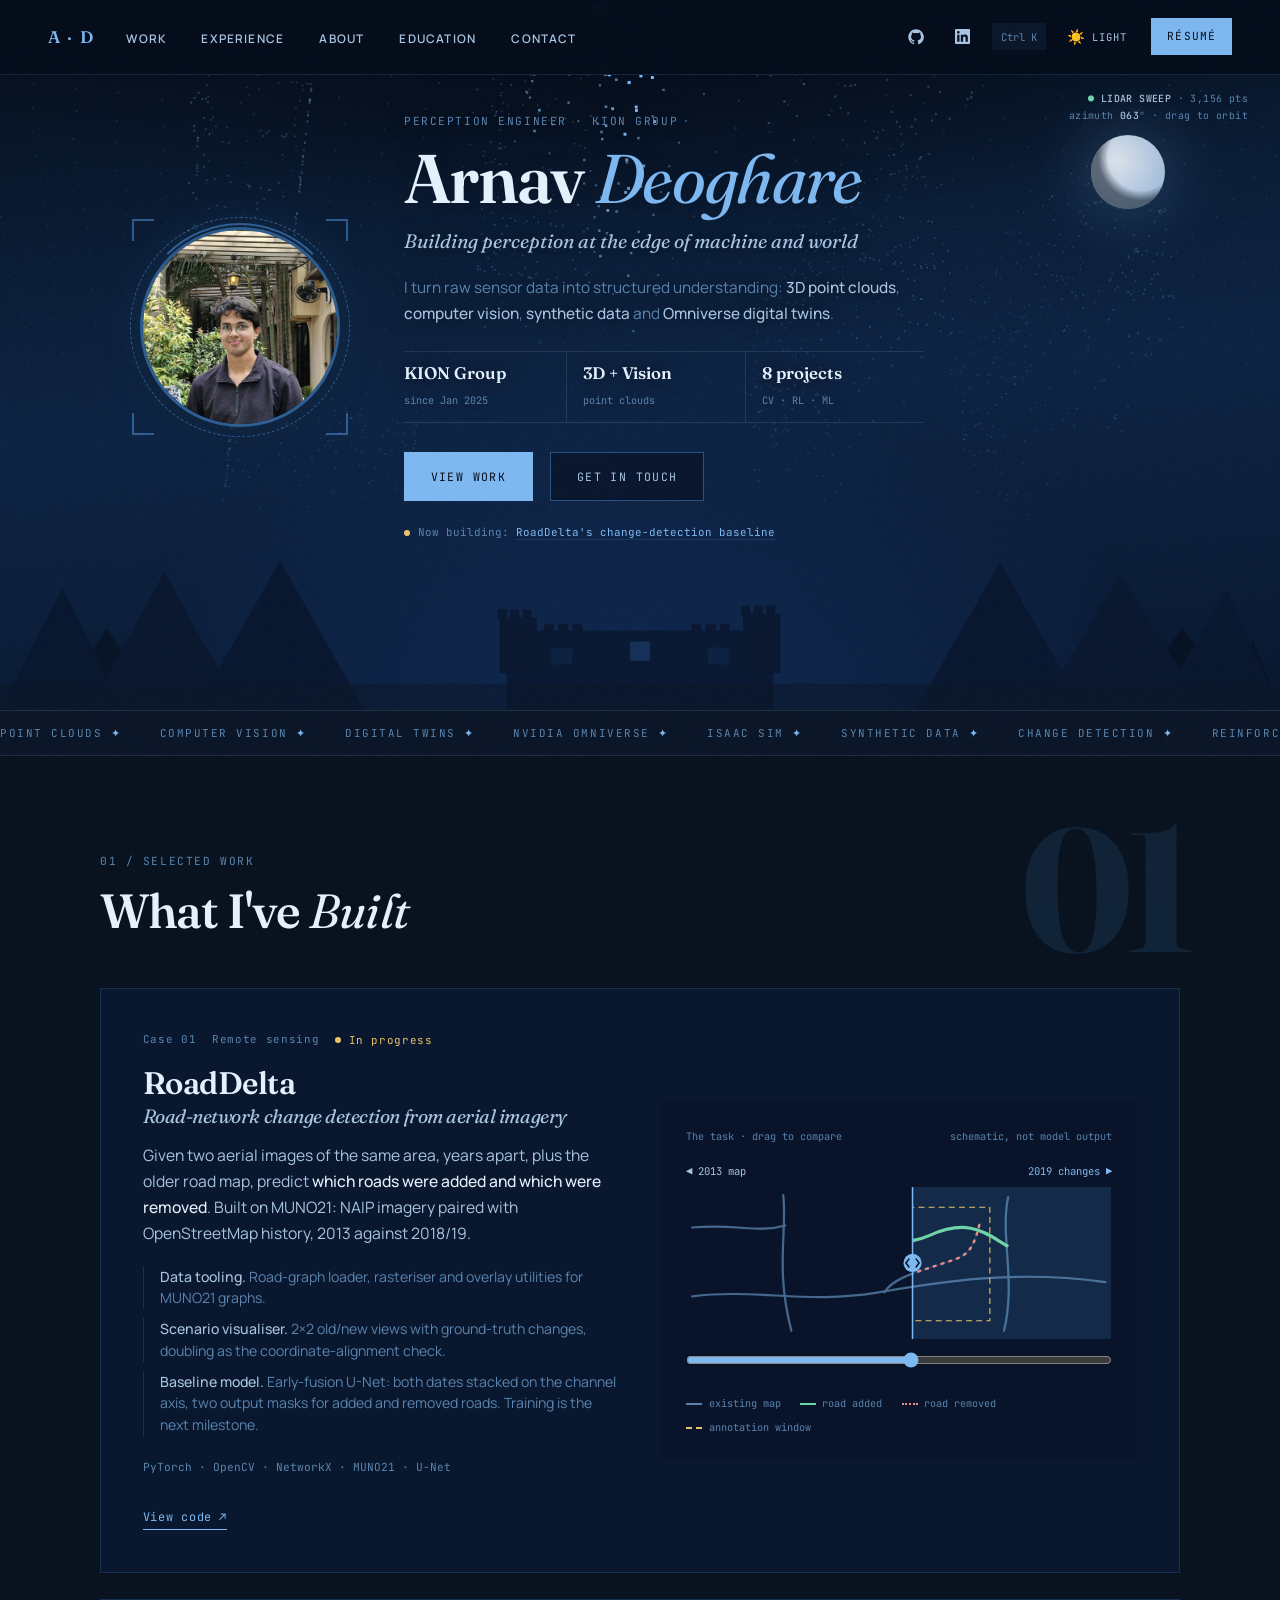
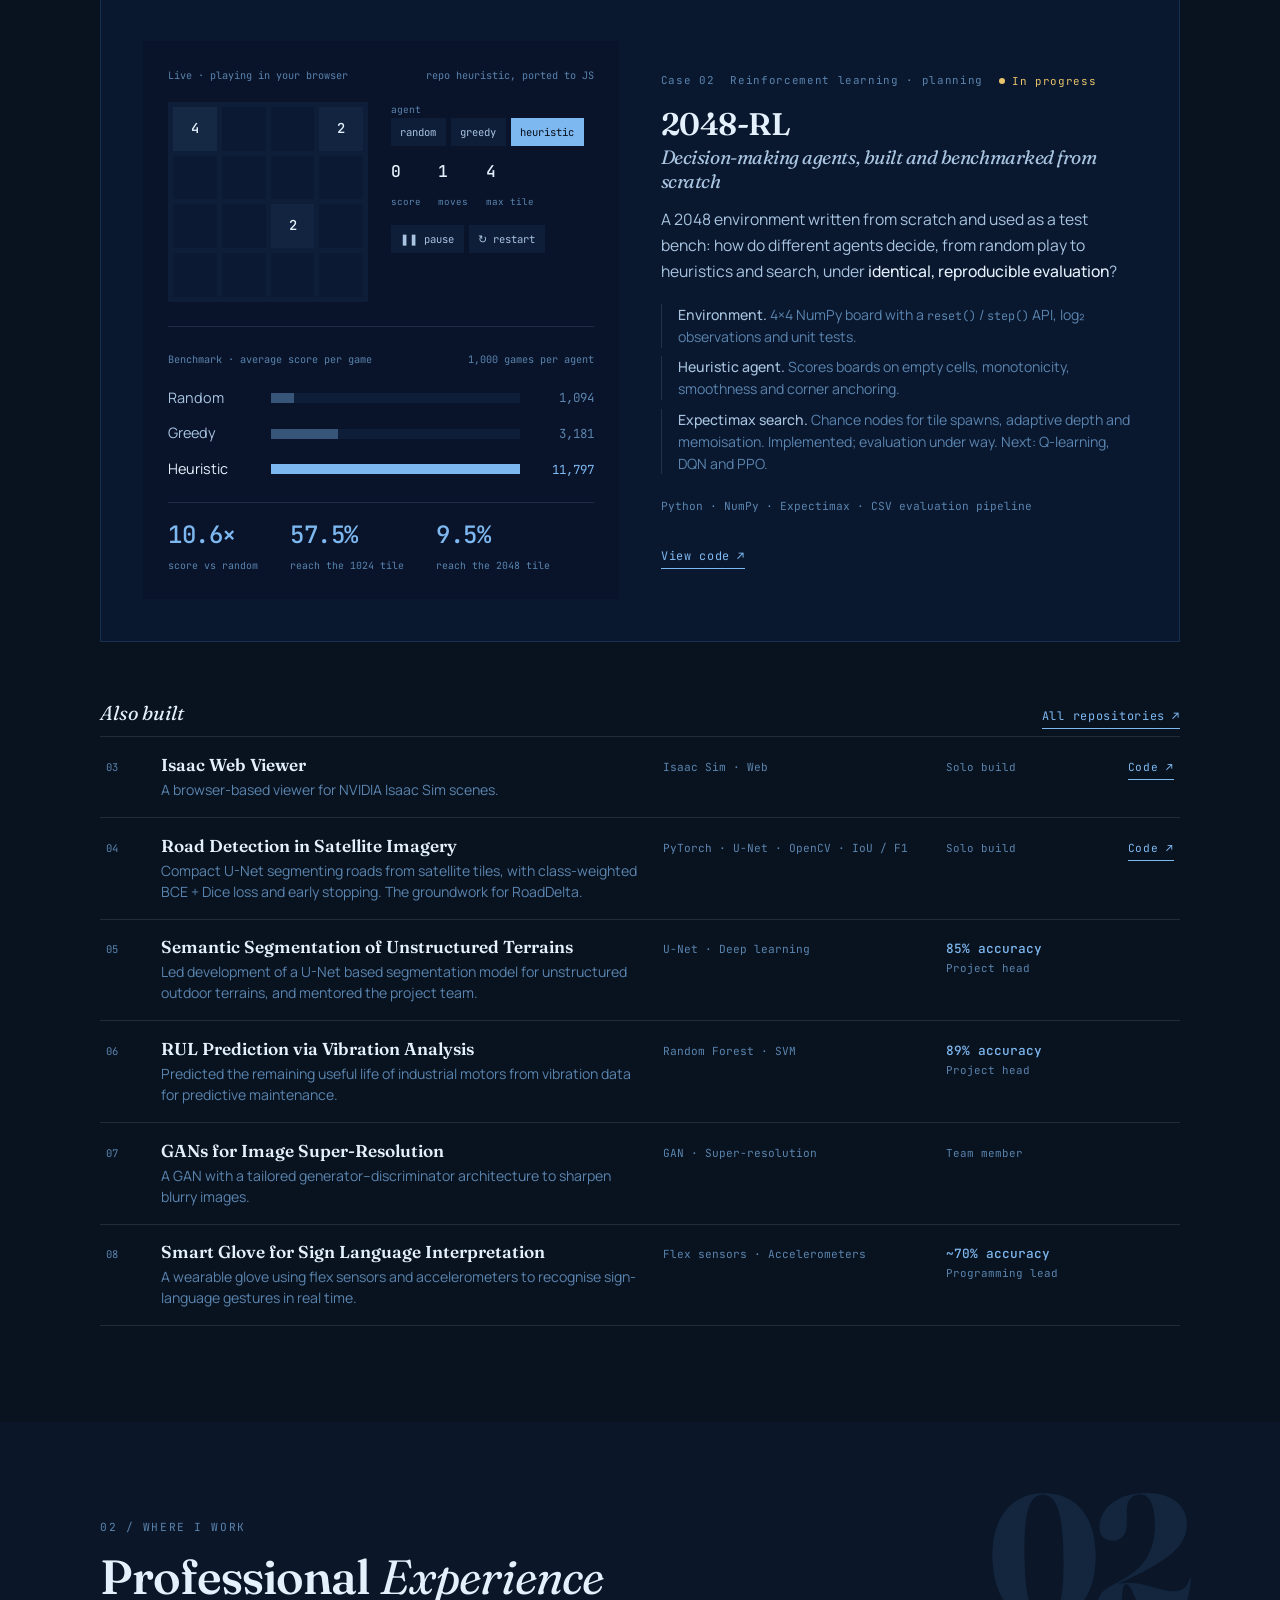
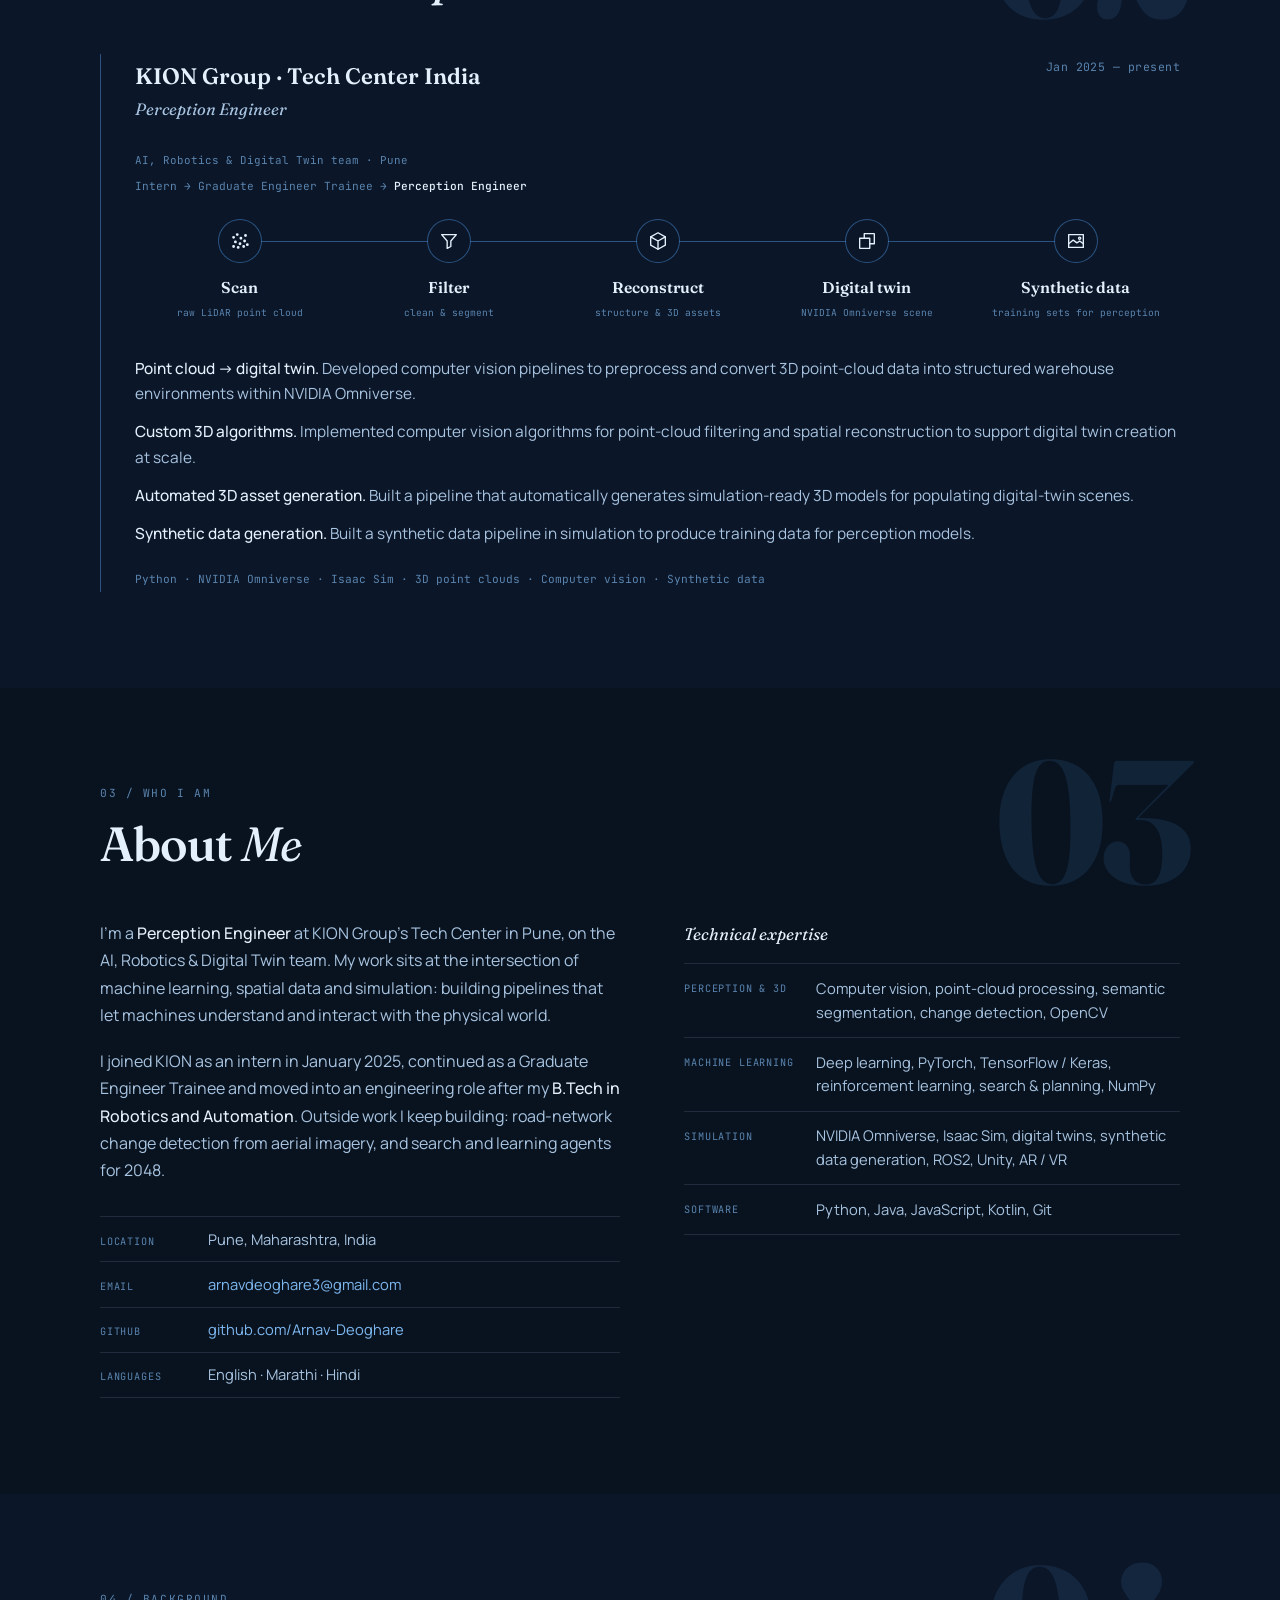
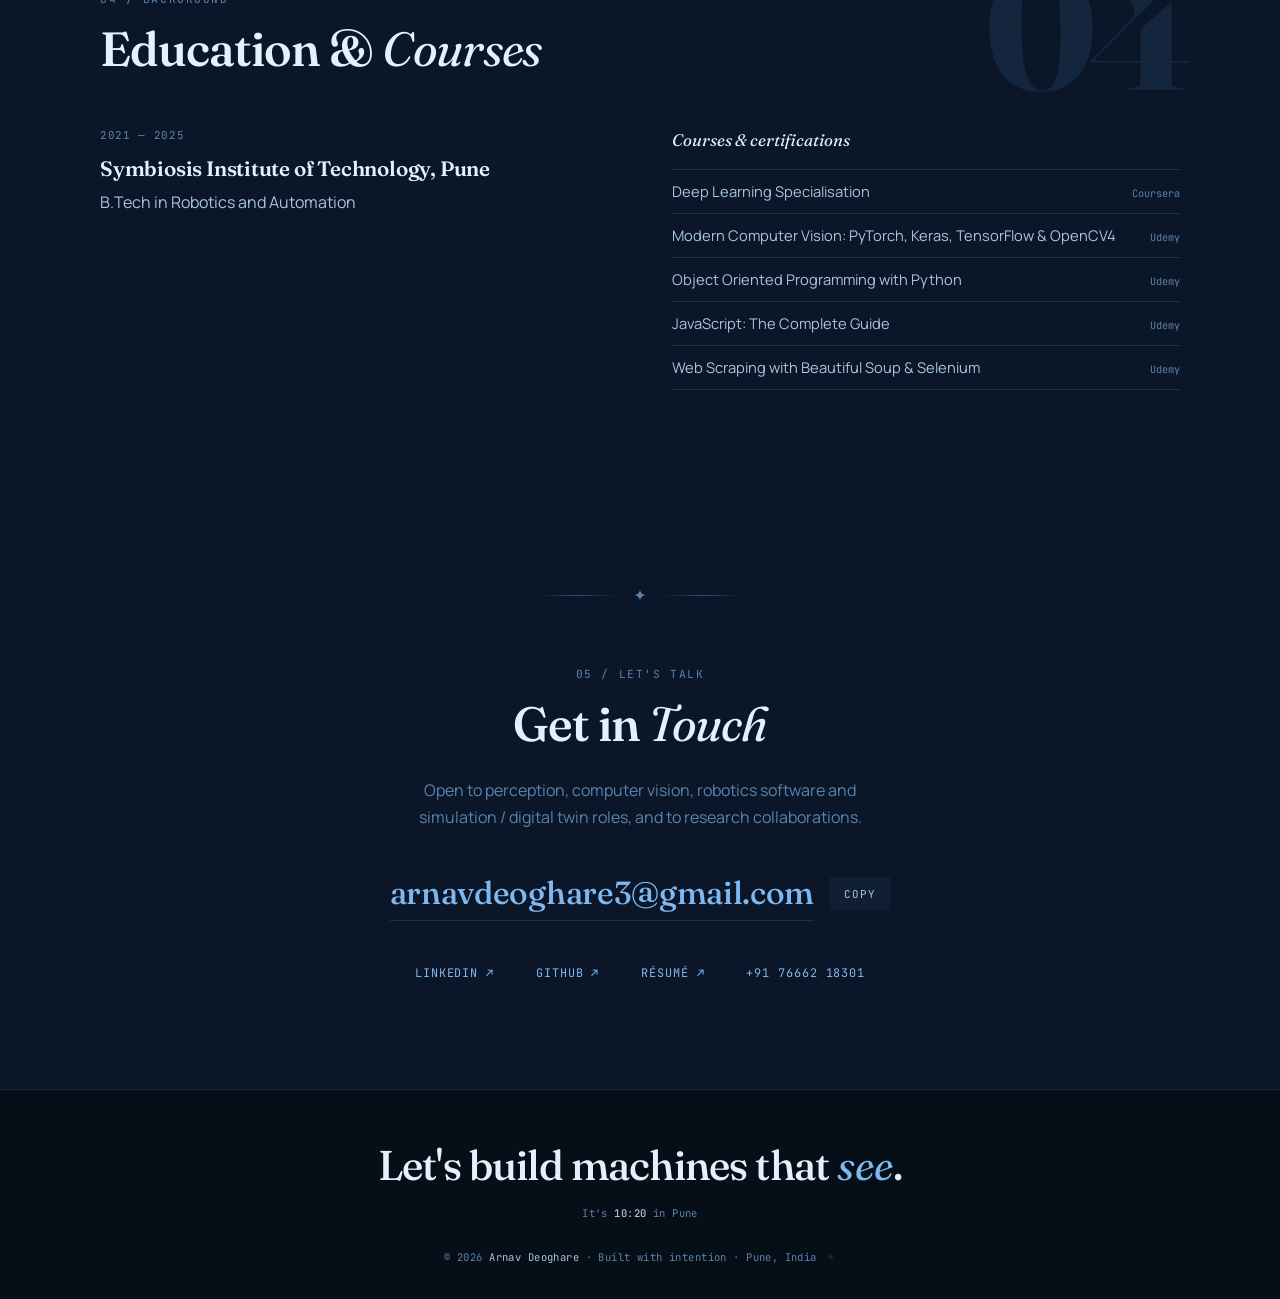
<file: index.html>
<!DOCTYPE html>
<html lang="en" data-theme="dark">
<head>
<meta charset="UTF-8" />
<meta name="viewport" content="width=device-width, initial-scale=1.0"/>
<title>Arnav Deoghare — Perception Engineer · Computer Vision &amp; Robotics</title>
<meta name="description" content="Arnav Deoghare — Perception Engineer at KION Group. 3D point-cloud processing, computer vision, synthetic data and NVIDIA Omniverse digital twins. Projects in road-network change detection, reinforcement learning and segmentation."/>
<meta name="author" content="Arnav Deoghare"/>
<meta name="theme-color" content="#0b1628"/>
<link rel="canonical" href="https://arnav-deoghare.github.io/"/>
<meta property="og:type" content="website"/>
<meta property="og:title" content="Arnav Deoghare — Perception Engineer"/>
<meta property="og:description" content="3D point clouds, computer vision and digital twins. Selected work and projects."/>
<meta property="og:url" content="https://arnav-deoghare.github.io/"/>
<meta property="og:image" content="https://arnav-deoghare.github.io/Photo.jpg"/>
<meta name="twitter:card" content="summary"/>
<link rel="icon" href="data:image/svg+xml,%3Csvg xmlns='http://www.w3.org/2000/svg' viewBox='0 0 64 64'%3E%3Crect width='64' height='64' fill='%230b1628'/%3E%3Crect x='4' y='4' width='56' height='56' fill='none' stroke='%237eb8f0' stroke-width='2'/%3E%3Ctext x='32' y='42' text-anchor='middle' font-family='Georgia,serif' font-size='26' font-weight='700' fill='%237eb8f0'%3EAD%3C/text%3E%3C/svg%3E"/>
<script type="application/ld+json">
{"@context":"https://schema.org","@type":"Person","name":"Arnav Deoghare","jobTitle":"Perception Engineer","worksFor":{"@type":"Organization","name":"KION Group"},"alumniOf":{"@type":"CollegeOrUniversity","name":"Symbiosis Institute of Technology, Pune"},"url":"https://arnav-deoghare.github.io/","sameAs":["https://github.com/Arnav-Deoghare","https://www.linkedin.com/in/arnav-deoghare/"],"knowsAbout":["Computer Vision","3D Point Cloud Processing","Robotics","Digital Twins","NVIDIA Omniverse","Reinforcement Learning"]}
</script>
<link rel="preconnect" href="https://fonts.googleapis.com">
<link rel="preconnect" href="https://fonts.gstatic.com" crossorigin>
<link href="https://fonts.googleapis.com/css2?family=Fraunces:ital,opsz,wght@0,9..144,300..700;1,9..144,300..700&display=swap" rel="stylesheet">
<link href="https://fonts.googleapis.com/css2?family=Manrope:wght@400;500;600;700&display=swap" rel="stylesheet">
<link href="https://fonts.googleapis.com/css2?family=JetBrains+Mono:wght@400;500&display=swap" rel="stylesheet">
<style>

/* ═══════════════════════════════════════════
   SHARED ACCENTS
═══════════════════════════════════════════ */
:root {
  --accent:       #4a90d9;
  --accent-dim:   #2e6aaa;
  --accent-pale:  #7eb8f0;
  --accent-glow:  rgba(74,144,217,0.18);
  --gold:         #4a90d9;
  --gold-pale:    #7eb8f0;
  --moss:         #2e6aaa;
  --moss-deep:    #1a4070;
  --moss-pale:    #7eb8f0;
}

/* ═══════════════════════════════════════════
   DARK MODE — deep navy
═══════════════════════════════════════════ */
[data-theme="dark"] {
  --bg:           #0b1628;
  --bg-alt:       #091320;
  --bg-card:      rgba(11,26,50,0.88);
  --bg-card2:     rgba(9,20,42,0.78);
  --border:       rgba(74,144,217,0.2);
  --border-hover: rgba(74,144,217,0.5);
  --text-head:    #e4f0fc;
  --text-body:    #a8c4e0;
  --text-muted:   #5a84ae;
  --nav-bg:       rgba(6,14,28,0.97);
  --hero-top:     rgba(4,10,22,0.95);
  --hero-bot:     rgba(20,50,100,0.75);
  --hero-base1:   #060e1a;
  --hero-base2:   #0b1e38;
  --hero-base3:   #0e2444;
  --hero-base4:   #091830;
  --tree-fill:    #060e18;
  --castle-fill:  #0a1830;
  --win-fill:     #0e2444;
  --win-glow:     #4a90d9;
  --fog-fill:     #0b1628;
  --photo-ring:   rgba(74,144,217,0.55);
  --photo-glow:   rgba(74,144,217,0.2);
  --footer-bg:    #060e18;
  --scrollbar:    #091320;
  --tag-bg:       rgba(74,144,217,0.08);
  --tag-border:   rgba(74,144,217,0.28);
  --tag-hover-bg: rgba(74,144,217,0.2);
  --num-col:      rgba(74,144,217,0.13);
  --num-hover:    rgba(74,144,217,0.22);
  --btn-primary-text: #060e1a;
  --btn-primary-hover-text: #e4f0fc;
}

/* ═══════════════════════════════════════════
   LIGHT MODE — pastel sky blue
═══════════════════════════════════════════ */
[data-theme="light"] {
  --accent:       #1a5ca0;
  --accent-dim:   #0e3e7a;
  --accent-pale:  #1a5ca0;
  --accent-glow:  rgba(26,92,160,0.12);
  --gold:         #1a5ca0;
  --gold-pale:    #1e6ab8;
  --moss:         #1a5ca0;
  --moss-deep:    #0e3e7a;
  --moss-pale:    #1a5ca0;
  --bg:           #daeaf8;
  --bg-alt:       #c8ddf4;
  --bg-card:      rgba(240,248,255,0.97);
  --bg-card2:     rgba(224,238,252,0.95);
  --border:       rgba(26,92,160,0.2);
  --border-hover: rgba(26,92,160,0.5);
  --text-head:    #060e1e;
  --text-body:    #0e2240;
  --text-muted:   #1a3e6e;
  --nav-bg:       rgba(194,222,248,0.98);
  --hero-top:     rgba(100,160,220,0.6);
  --hero-bot:     rgba(160,200,240,0.5);
  --hero-base1:   #7ab0d8;
  --hero-base2:   #8abce4;
  --hero-base3:   #82b4dc;
  --hero-base4:   #70a4cc;
  --tree-fill:    #1a3a6e;
  --castle-fill:  #102858;
  --win-fill:     #1a3a70;
  --win-glow:     #4a90d9;
  --fog-fill:     #8abce4;
  --photo-ring:   rgba(26,64,128,0.5);
  --photo-glow:   rgba(26,92,160,0.18);
  --footer-bg:    #a8cce8;
  --scrollbar:    #7ab0d8;
  --tag-bg:       rgba(26,92,160,0.07);
  --tag-border:   rgba(26,92,160,0.25);
  --tag-hover-bg: rgba(26,92,160,0.18);
  --num-col:      rgba(26,92,160,0.12);
  --num-hover:    rgba(26,92,160,0.22);
  --btn-primary-text: #ffffff;
  --btn-primary-hover-text: #ffffff;
}

/* ═══════════════════════════════════════════
   BASE
═══════════════════════════════════════════ */
*, *::before, *::after { box-sizing: border-box; margin: 0; padding: 0; }
html { scroll-behavior: smooth; }

body {
  background-color: var(--bg);
  color: var(--text-body);
  font-family: var(--body);
  font-size: 18px; line-height: 1.7; overflow-x: hidden;
  transition: background-color 0.4s ease, color 0.4s ease;
}

body::before {
  content: ''; position: fixed; inset: 0; pointer-events: none; z-index: 9999;
  background-image: url("data:image/svg+xml,%3Csvg viewBox='0 0 200 200' xmlns='http://www.w3.org/2000/svg'%3E%3Cfilter id='n'%3E%3CfeTurbulence type='fractalNoise' baseFrequency='0.85' numOctaves='4' stitchTiles='stitch'/%3E%3C/filter%3E%3Crect width='100%25' height='100%25' filter='url(%23n)' opacity='0.05'/%3E%3C/svg%3E");
  opacity: 0.22;
}

::-webkit-scrollbar { width: 6px; }
::-webkit-scrollbar-track { background: var(--scrollbar); }
::-webkit-scrollbar-thumb { background: var(--accent-dim); border-radius: 3px; }

/* ═══════════════════════════════════════════
   THEME TOGGLE
═══════════════════════════════════════════ */
.theme-toggle {
  background: none; border: 1px solid var(--border);
  cursor: pointer; padding: 0.42rem 0.75rem;
  display: flex; align-items: center; gap: 0.45rem;
  transition: border-color 0.3s, background 0.3s; flex-shrink: 0;
}
.theme-toggle:hover { border-color: var(--accent-pale); background: var(--accent-glow); }
.theme-icon { font-size: 0.9rem; line-height: 1; }
.theme-label {
  font-family: var(--body); font-size: 0.72rem;
  letter-spacing: 0.16em; text-transform: uppercase;
  color: var(--text-muted); transition: color 0.3s;
}
.theme-toggle:hover .theme-label { color: var(--accent-pale); }

/* ═══════════════════════════════════════════
   NAV
═══════════════════════════════════════════ */
nav {
  position: fixed; top: 0; left: 0; right: 0; z-index: 100;
  display: flex; align-items: center; justify-content: space-between;
  padding: 1.1rem 3rem;
  background: var(--nav-bg); backdrop-filter: blur(10px);
  border-bottom: 1px solid var(--border); transition: background 0.4s;
}
.nav-left { display: flex; align-items: center; gap: 2rem; }
.nav-brand {
  font-family: var(--display); font-size: 1.05rem;
  letter-spacing: 0.14em; color: var(--accent-pale);
  text-decoration: none; text-transform: uppercase;
}
.nav-links { display: flex; gap: 2.2rem; list-style: none; }
.nav-links a {
  font-size: 0.82rem; letter-spacing: 0.18em; text-transform: uppercase;
  color: var(--text-body); text-decoration: none; position: relative; transition: color 0.3s;
}
.nav-links a::after {
  content: ''; position: absolute; bottom: -3px; left: 0; right: 0;
  height: 1px; background: var(--accent-pale);
  transform: scaleX(0); transition: transform 0.3s ease; transform-origin: left;
}
.nav-links a:hover { color: var(--accent-pale); }
.nav-links a:hover::after { transform: scaleX(1); }

/* ═══════════════════════════════════════════
   HERO
═══════════════════════════════════════════ */
#hero {
  min-height: 100vh; display: flex; align-items: center; justify-content: center;
  position: relative; overflow: hidden; padding: 8rem 2rem 5rem;
}
#hero::before {
  content: ''; position: absolute; inset: 0; z-index: 0;
  background:
    radial-gradient(ellipse 65% 80% at 50% 110%, var(--hero-bot) 0%, transparent 68%),
    radial-gradient(ellipse 100% 55% at 50% 0%,  var(--hero-top) 0%, transparent 58%),
    linear-gradient(175deg, var(--hero-base1) 0%, var(--hero-base2) 35%, var(--hero-base3) 55%, var(--hero-base4) 100%);
  transition: background 0.5s;
}
.hero-silhouette {
  position: absolute; bottom: 0; left: 0; right: 0;
  z-index: 1; pointer-events: none; width: 100%;
}
.hero-inner {
  position: relative; z-index: 2;
  display: flex; align-items: center; justify-content: center;
  gap: 5rem; max-width: 1000px; width: 100%; flex-wrap: wrap;
}

/* ── PHOTO ── */
.hero-photo-wrap { flex-shrink: 0; opacity: 0; animation: fadeUp 1s ease 0.3s forwards; }
.hero-photo-frame { position: relative; width: 240px; height: 240px; }
.hero-photo-frame::before {
  content: ''; position: absolute; inset: -10px;
  border: 1px dashed var(--photo-ring); border-radius: 50%;
  animation: spinRing 18s linear infinite; transition: border-color 0.4s;
}
.hero-photo-frame::after {
  content: ''; position: absolute; inset: -4px;
  border: 2px solid transparent;
  border-top-color: var(--accent-pale);
  border-right-color: var(--accent-dim);
  border-radius: 50%;
  animation: spinRing 8s linear infinite reverse;
}
@keyframes spinRing { to { transform: rotate(360deg); } }
.hero-photo {
  width: 240px; height: 240px; border-radius: 50%;
  object-fit: cover; object-position: center top; display: block;
  border: 3px solid var(--photo-ring);
  box-shadow: 0 0 40px var(--photo-glow), 0 8px 32px rgba(0,0,0,0.45);
  transition: border-color 0.4s, box-shadow 0.4s;
}
.photo-ornament {
  position: absolute; width: 22px; height: 22px;
  border-color: var(--accent-pale); border-style: solid; border-width: 0;
  transition: border-color 0.4s;
}
.photo-ornament.tl { top: -8px; left: -8px; border-top-width: 2px; border-left-width: 2px; }
.photo-ornament.tr { top: -8px; right: -8px; border-top-width: 2px; border-right-width: 2px; }
.photo-ornament.bl { bottom: -8px; left: -8px; border-bottom-width: 2px; border-left-width: 2px; }
.photo-ornament.br { bottom: -8px; right: -8px; border-bottom-width: 2px; border-right-width: 2px; }

/* ── HERO TEXT ── */
.hero-content { flex: 1; min-width: 280px; text-align: left; }
.hero-eyebrow {
  font-size: 0.78rem; letter-spacing: 0.38em; text-transform: uppercase;
  color: var(--accent-pale); margin-bottom: 1.2rem;
  opacity: 0; animation: fadeUp 1s ease 0.2s forwards;
}
.hero-name {
  font-family: var(--display);
  font-size: clamp(2.8rem, 7vw, 5.2rem); font-weight: 700;
  line-height: 1.05; color: var(--text-head); margin-bottom: 0.9rem;
  opacity: 0; animation: fadeUp 1s ease 0.45s forwards; transition: color 0.4s;
}
.hero-name em { font-style: italic; color: var(--accent-pale); }
.hero-title {
  font-family: var(--display); font-style: italic;
  font-size: clamp(1rem, 2.2vw, 1.3rem); color: var(--text-body);
  margin-bottom: 1.8rem;
  opacity: 0; animation: fadeUp 1s ease 0.65s forwards; transition: color 0.4s;
}
.hero-desc {
  font-size: 0.98rem; color: var(--text-muted); max-width: 480px;
  margin: 0 0 2.6rem; line-height: 1.85;
  opacity: 0; animation: fadeUp 1s ease 0.85s forwards; transition: color 0.4s;
}
.hero-cta {
  display: inline-flex; gap: 1.1rem; flex-wrap: wrap;
  opacity: 0; animation: fadeUp 1s ease 1.05s forwards;
}

/* ═══════════════════════════════════════════
   BUTTONS
═══════════════════════════════════════════ */
.btn {
  font-family: var(--body); font-size: 0.82rem;
  letter-spacing: 0.22em; text-transform: uppercase; text-decoration: none;
  padding: 0.78rem 2rem; border: 1px solid; transition: all 0.35s ease;
  position: relative; overflow: hidden;
}
.btn span { position: relative; z-index: 1; }
.btn::before {
  content: ''; position: absolute; inset: 0;
  transform: translateX(-101%); transition: transform 0.35s ease;
}
.btn-primary {
  background: var(--accent-pale); border-color: var(--accent-pale);
}
.btn-primary span { color: var(--btn-primary-text); }
.btn-primary::before { background: var(--accent-dim); }
.btn-primary:hover::before { transform: translateX(0); }
.btn-primary:hover span { color: var(--btn-primary-hover-text); }
.btn-outline { color: var(--text-body); background: transparent; border-color: var(--text-muted); }
.btn-outline::before { background: var(--accent-glow); }
.btn-outline:hover::before { transform: translateX(0); }
.btn-outline:hover { color: var(--text-head); border-color: var(--accent-pale); }

/* ═══════════════════════════════════════════
   DIVIDER
═══════════════════════════════════════════ */
.divider { display: flex; align-items: center; gap: 1rem; margin: 0 auto 3.5rem; max-width: 200px; }
.divider-line { flex: 1; height: 1px; background: linear-gradient(to right, transparent, var(--accent-dim), transparent); }
.divider-ornament { color: var(--accent-pale); font-size: 1rem; }

/* ═══════════════════════════════════════════
   SECTIONS
═══════════════════════════════════════════ */
section { padding: 6rem 2rem; position: relative; transition: background 0.4s; }
.container { max-width: 1080px; margin: 0 auto; }
.section-label {
  font-size: 0.76rem; letter-spacing: 0.36em; text-transform: uppercase;
  color: var(--accent-pale); margin-bottom: 0.7rem; display: block;
}
.section-title {
  font-family: var(--display);
  font-size: clamp(1.9rem, 4vw, 2.75rem); font-weight: 600;
  color: var(--text-head); margin-bottom: 1rem; line-height: 1.2; transition: color 0.4s;
}
.section-title em { font-style: italic; color: var(--accent-pale); }

/* ── ABOUT ── */
#about { background: var(--bg-alt); }
.about-grid { display: grid; grid-template-columns: 1fr 1fr; gap: 5rem; align-items: start; margin-top: 3rem; }
.about-text p { color: var(--text-body); margin-bottom: 1.2rem; font-size: 1.02rem; transition: color 0.4s; }
.about-text p strong { color: var(--text-head); font-weight: 500; }
.info-items { margin-top: 2rem; display: flex; flex-direction: column; gap: 0.75rem; }
.info-item { display: flex; align-items: baseline; gap: 1rem; font-size: 0.9rem; color: var(--text-muted); transition: color 0.4s; }
.info-item span:first-child {
  font-size: 0.68rem; letter-spacing: 0.22em; text-transform: uppercase;
  color: var(--accent-pale); min-width: 80px;
}
.skills-block h3 {
  font-family: var(--display); font-size: 1.05rem; color: var(--text-head);
  margin-bottom: 1.1rem; font-weight: 400; font-style: italic; transition: color 0.4s;
}
.skill-tags { display: flex; flex-wrap: wrap; gap: 0.55rem; margin-bottom: 2rem; }
.tag { font-size: 0.75rem; letter-spacing: 0.1em; padding: 0.3rem 0.85rem; border: 1px solid; transition: all 0.3s; }
.tag-tech { color: var(--accent-pale); border-color: var(--tag-border); background: var(--tag-bg); }
.tag-tech:hover { background: var(--tag-hover-bg); border-color: var(--accent-pale); color: var(--text-head); }

/* ── EXPERIENCE ── */
#experience { background: var(--bg); }
.exp-card {
  margin-top: 3rem; padding: 2.5rem;
  border: 1px solid var(--border); background: var(--bg-card2);
  position: relative; transition: border-color 0.3s, background 0.4s;
}
.exp-card::before {
  content: ''; position: absolute; left: 0; top: 0; bottom: 0; width: 3px;
  background: linear-gradient(to bottom, var(--accent-pale), var(--moss-deep));
}
.exp-card:hover { border-color: var(--border-hover); }
.exp-header { display: flex; align-items: flex-start; justify-content: space-between; flex-wrap: wrap; gap: 1rem; margin-bottom: 0.5rem; }
.exp-company { font-family: var(--display); font-size: 1.4rem; color: var(--text-head); font-weight: 600; transition: color 0.4s; }
.exp-period {
  font-size: 0.8rem; letter-spacing: 0.14em; color: var(--accent-pale);
  padding: 0.3rem 0.8rem; border: 1px solid var(--tag-border); white-space: nowrap;
}
.exp-role { font-family: var(--display); font-style: italic; color: var(--accent-pale); margin-bottom: 1.2rem; }
.exp-list { list-style: none; display: flex; flex-direction: column; gap: 0.6rem; }
.exp-list li { font-size: 0.95rem; color: var(--text-body); padding-left: 1.4rem; position: relative; line-height: 1.65; transition: color 0.4s; }
.exp-list li::before { content: '◆'; position: absolute; left: 0; font-size: 0.42rem; color: var(--accent-pale); top: 0.6em; }

/* ── PROJECTS ── */
#projects { background: var(--bg-alt); }
.projects-grid { display: grid; grid-template-columns: repeat(auto-fit, minmax(285px, 1fr)); gap: 1.5rem; margin-top: 3rem; }
.project-card {
  border: 1px solid var(--border); background: var(--bg-card);
  padding: 2rem; position: relative; overflow: hidden; transition: all 0.4s ease;
}
.project-card::before {
  content: ''; position: absolute; inset: 0;
  background: linear-gradient(135deg, var(--tag-bg) 0%, transparent 60%);
  opacity: 0; transition: opacity 0.4s;
}
.project-card:hover { border-color: var(--border-hover); transform: translateY(-4px); box-shadow: 0 12px 40px rgba(0,30,80,0.25); }
.project-card:hover::before { opacity: 1; }
.project-number {
  font-family: var(--display); font-size: 2.8rem; font-weight: 700; line-height: 1;
  color: var(--num-col); margin-bottom: 0.8rem; transition: color 0.4s;
}
.project-card:hover .project-number { color: var(--num-hover); }
.project-title { font-family: var(--display); font-size: 1.1rem; color: var(--text-head); margin-bottom: 0.75rem; line-height: 1.3; font-weight: 600; transition: color 0.4s; }
.project-desc { font-size: 0.9rem; color: var(--text-muted); margin-bottom: 1.2rem; line-height: 1.65; transition: color 0.4s; }
.project-meta { display: flex; align-items: center; gap: 0.75rem; flex-wrap: wrap; }
.project-role { font-size: 0.7rem; letter-spacing: 0.14em; text-transform: uppercase; color: var(--accent-pale); padding: 0.22rem 0.65rem; border: 1px solid var(--tag-border); }
.project-acc { font-size: 0.85rem; color: var(--accent-pale); font-family: var(--display); font-style: italic; }

/* ── EDUCATION ── */
#education { background: var(--bg); }
.edu-timeline { margin-top: 3rem; position: relative; padding-left: 2rem; }
.edu-timeline::before {
  content: ''; position: absolute; left: 0; top: 0; bottom: 0; width: 1px;
  background: linear-gradient(to bottom, var(--accent-pale), var(--moss-deep), transparent);
}
.edu-item { position: relative; padding-bottom: 2.5rem; padding-left: 2rem; }
.edu-item::before {
  content: ''; position: absolute; left: -2.35rem; top: 0.42rem;
  width: 10px; height: 10px; border: 2px solid var(--accent-pale);
  background: var(--bg); border-radius: 50%; transition: background 0.4s;
}
.edu-year { font-size: 0.73rem; letter-spacing: 0.2em; color: var(--accent-pale); text-transform: uppercase; margin-bottom: 0.25rem; }
.edu-school { font-family: var(--display); font-size: 1.22rem; color: var(--text-head); margin-bottom: 0.2rem; transition: color 0.4s; }
.edu-detail { font-size: 0.9rem; color: var(--text-muted); transition: color 0.4s; }
.edu-detail strong { color: var(--accent-pale); }

/* ── CERTIFICATIONS ── */
#certifications { background: var(--bg-alt); }
.cert-grid { display: grid; grid-template-columns: repeat(auto-fit, minmax(255px, 1fr)); gap: 1rem; margin-top: 3rem; }
.cert-item {
  display: flex; justify-content: space-between; align-items: flex-start;
  padding: 1.2rem 1.4rem; border: 1px solid var(--border); background: var(--bg-card);
  gap: 1rem; transition: border-color 0.3s, background 0.4s;
}
.cert-item:hover { border-color: var(--border-hover); }
.cert-name { font-size: 0.88rem; color: var(--text-body); line-height: 1.4; transition: color 0.4s; }
.cert-source { font-size: 0.7rem; letter-spacing: 0.12em; color: var(--accent-pale); text-transform: uppercase; margin-top: 0.2rem; }
.cert-hours { font-family: var(--display); font-size: 1.05rem; color: var(--accent-pale); white-space: nowrap; font-style: italic; }

/* ── CONTACT ── */
#contact { background: var(--bg); text-align: center; }
.contact-intro { max-width: 500px; margin: 1.5rem auto 3rem; color: var(--text-muted); font-size: 1rem; transition: color 0.4s; }
.contact-links { display: flex; justify-content: center; gap: 1.2rem; flex-wrap: wrap; margin-bottom: 3rem; }
.contact-link {
  display: flex; align-items: center; gap: 0.6rem;
  font-size: 0.82rem; letter-spacing: 0.16em; text-transform: uppercase;
  color: var(--text-body); text-decoration: none; padding: 0.85rem 1.75rem;
  border: 1px solid var(--border); transition: all 0.3s;
}
.contact-link:hover { color: var(--accent-pale); border-color: var(--border-hover); background: var(--accent-glow); }

/* ── FOOTER ── */
footer { padding: 2rem; text-align: center; border-top: 1px solid var(--border); background: var(--footer-bg); transition: background 0.4s; }
footer p { font-size: 0.76rem; letter-spacing: 0.1em; color: var(--text-muted); transition: color 0.4s; }
footer em { color: var(--accent-pale); font-style: normal; }

/* ═══════════════════════════════════════════
   ANIMATIONS
═══════════════════════════════════════════ */
@keyframes fadeUp {
  from { opacity: 0; transform: translateY(22px); }
  to   { opacity: 1; transform: translateY(0); }
}
.reveal { opacity: 0; transform: translateY(28px); transition: opacity 0.8s ease, transform 0.8s ease; }
.reveal.visible { opacity: 1; transform: translateY(0); }

/* ═══════════════════════════════════════════
   RESPONSIVE
═══════════════════════════════════════════ */
@media (max-width: 860px) {
  .hero-inner { flex-direction: column; text-align: center; gap: 3rem; }
  .hero-content { text-align: center; }
  .hero-desc { margin: 0 auto 2.6rem; }
  .hero-cta { justify-content: center; }
}
@media (max-width: 768px) {
  nav { padding: 1rem 1.5rem; }
  .nav-links { gap: 1.2rem; }
  .nav-links a { font-size: 0.76rem; }
  section { padding: 4rem 1.4rem; }
  .about-grid { grid-template-columns: 1fr; gap: 2.5rem; }
  .projects-grid { grid-template-columns: 1fr; }
  .hero-photo-frame { width: 180px; height: 180px; }
  .hero-photo { width: 180px; height: 180px; }
}
@media (max-width: 480px) {
  .nav-links { display: none; }
}

/* ═══════════════════════════════════════════
   2026 REFRESH v2 — layered on top of the original theme
   Type: Playfair (headings) · Crimson Pro (body) · JetBrains Mono (data)
   Accent blue is reserved for things you can click and key numbers.
═══════════════════════════════════════════ */
:root { --mono: 'JetBrains Mono', ui-monospace, 'SF Mono', Menlo, Consolas, monospace; }
[data-theme="dark"]  { --ok: #6fd3a8; --warn: #e8c46a; --del: #e88a8a; --cloud-rgb: 126,184,240; --cloud-alpha: 0.75; --rule: rgba(168,196,224,0.14); --line: #a8c4e0; }

/* LIGHT MODE — paper and navy ink */
[data-theme="light"] {
  --accent: #1a4f8f; --accent-dim: #123a6b; --accent-pale: #1a4f8f; --accent-glow: rgba(26,79,143,0.09);
  --gold: #1a4f8f; --gold-pale: #1a4f8f; --moss: #1a4f8f; --moss-deep: #123a6b; --moss-pale: #1a4f8f;
  --bg: #f6f3ec; --bg-alt: #efebe1; --bg-card: #fbf9f4; --bg-card2: #f1ede3;
  --border: rgba(16,32,58,0.16); --border-hover: rgba(16,32,58,0.5);
  --text-head: #0c1a30; --text-body: #22324d; --text-muted: #56637a;
  --nav-bg: rgba(246,243,236,0.96);
  --hero-top: rgba(246,243,236,0); --hero-bot: rgba(26,79,143,0.07);
  --hero-base1: #f6f3ec; --hero-base2: #f6f3ec; --hero-base3: #f3efe6; --hero-base4: #efebe1;
  --tree-fill: #f6f3ec; --castle-fill: #f6f3ec; --win-fill: #f6f3ec; --win-glow: #1a4f8f; --fog-fill: #efebe1;
  --photo-ring: rgba(16,32,58,0.35); --photo-glow: rgba(16,32,58,0.12);
  --footer-bg: #e9e4d8; --scrollbar: #e0dbcf;
  --tag-bg: rgba(16,32,58,0.05); --tag-border: rgba(16,32,58,0.2); --tag-hover-bg: rgba(16,32,58,0.1);
  --num-col: rgba(16,32,58,0.1); --num-hover: rgba(16,32,58,0.18);
  --btn-primary-text: #ffffff; --btn-primary-hover-text: #ffffff;
  --ok: #1d6b4c; --warn: #8a6410; --del: #a03434; --cloud-rgb: 16,32,58; --cloud-alpha: 0.5; --rule: rgba(16,32,58,0.13); --line: #10203a;
}
/* castle becomes a line drawing on paper */
[data-theme="light"] .hero-silhouette polygon,
[data-theme="light"] .hero-silhouette rect {
  fill: var(--bg); stroke: var(--line); stroke-width: 1.1; opacity: 1; vector-effect: non-scaling-stroke; stroke-linejoin: round;
}
[data-theme="light"] .hero-silhouette .far { stroke-opacity: 0.35; }
[data-theme="light"] .hero-silhouette .fog { display: none; }
[data-theme="light"] .hero-silhouette .glow { fill: var(--accent); opacity: 0.25; stroke: none; }
[data-theme="light"] .project-card:hover, [data-theme="light"] .case:hover { box-shadow: 0 10px 30px rgba(16,32,58,0.08); }

::selection { background: var(--accent-dim); color: #fff; }
a:focus-visible, button:focus-visible { outline: 2px solid var(--accent-pale); outline-offset: 3px; }
section[id] { scroll-margin-top: 4.2rem; }
code { font-family: var(--mono); font-size: 0.84em; }

.scroll-progress {
  position: fixed; top: 0; left: 0; height: 2px; width: 100%; z-index: 200;
  background: var(--accent-pale); transform: scaleX(0); transform-origin: left; pointer-events: none;
}

/* ── shared type roles ── */
.section-label, .hero-eyebrow {
  font-family: var(--mono); font-size: 0.7rem; letter-spacing: 0.14em; color: var(--text-muted);
}
.section-title em { color: inherit; }
.hero-title, .exp-role { font-family: var(--display); font-style: italic; }
.exp-role { color: var(--text-body); }

/* ── NAV ── */
.nav-links a { letter-spacing: 0.12em; }
.nav-links a::after { background: var(--accent-pale); }
.nav-links a.active { color: var(--accent-pale); }
.nav-links a.active::after { transform: scaleX(1); }
.nav-right { display: flex; align-items: center; gap: 0.5rem; }
.nav-icon, .theme-toggle, .nav-burger { border: none; background: none; }
.nav-icon {
  display: inline-flex; align-items: center; justify-content: center; width: 2.4rem; height: 2.4rem;
  color: var(--text-body); transition: color 0.3s;
}
.nav-icon:hover { color: var(--accent-pale); }
.theme-toggle { padding: 0.5rem 0.6rem; }
.theme-toggle:hover { background: none; }
.theme-label { font-family: var(--mono); font-size: 0.66rem; letter-spacing: 0.1em; color: var(--text-body); }
.nav-resume {
  font-family: var(--mono); font-size: 0.7rem; letter-spacing: 0.1em; text-transform: uppercase; text-decoration: none;
  color: var(--btn-primary-text); background: var(--accent-pale); padding: 0.55rem 1rem; margin-left: 0.4rem; transition: background 0.3s, color 0.3s;
}
.nav-resume:hover { background: var(--accent-dim); color: var(--btn-primary-hover-text); }
.nav-burger { display: none; cursor: pointer; width: 2.4rem; height: 2.4rem; color: var(--text-body); font-size: 1.05rem; line-height: 1; }

/* ── HERO (shorter, so work peeks above the fold) ── */
#cloud { position: absolute; inset: 0; width: 100%; height: 100%; z-index: 0; pointer-events: none; }
#hero { isolation: isolate; min-height: 0; padding: 7rem 2rem 10.5rem; }
#hero::before { z-index: -1; }
.hero-silhouette { height: clamp(120px, 20vh, 190px); }
.hero-inner { gap: 4rem; }
.hero-photo-frame, .hero-photo { width: 200px; height: 200px; }
.hero-photo-frame::after { border-top-color: var(--photo-ring); border-right-color: transparent; }
.photo-ornament { border-color: var(--photo-ring); }
.hero-content { text-shadow: 0 0 18px var(--bg); }
.hero-eyebrow { margin-bottom: 0.9rem; text-transform: uppercase; }
.hero-name { font-size: clamp(2.6rem, 6vw, 4.3rem); margin-bottom: 0.7rem; }
.hero-title { margin-bottom: 1rem; color: var(--text-body); }
.hero-desc { margin-bottom: 1.5rem; max-width: 520px; line-height: 1.7; }
.hero-desc strong { color: var(--text-body); font-weight: 500; }
.hero-facts {
  display: flex; flex-wrap: wrap; margin: 0 0 1.8rem; max-width: 520px;
  border-top: 1px solid var(--rule); border-bottom: 1px solid var(--rule);
  opacity: 0; animation: fadeUp 1s ease 0.95s forwards;
}
.hero-fact { flex: 1 1 0; padding: 0.7rem 1rem 0.65rem 0; min-width: 0; }
.hero-fact + .hero-fact { padding-left: 1rem; border-left: 1px solid var(--rule); }
.hero-fact b { display: block; font-family: var(--display); font-weight: 600; font-size: 1.05rem; color: var(--text-head); line-height: 1.25; }
.hero-fact span { font-family: var(--mono); font-size: 0.64rem; color: var(--text-muted); }
.hero-cta { text-shadow: none; }
#hero .btn-outline { background: var(--bg-card2); }
.btn { font-family: var(--mono); font-size: 0.72rem; letter-spacing: 0.12em; padding: 0.85rem 1.6rem; }
.btn-outline { border-color: var(--border-hover); }

/* ── PROJECTS: two case studies, then a dense list ── */
.case-list { display: flex; flex-direction: column; gap: 1.6rem; margin-top: 3rem; }
.case {
  display: grid; grid-template-columns: minmax(0, 1fr) minmax(0, 1fr); gap: 2.6rem; align-items: center;
  border: 1px solid var(--border); background: var(--bg-card); padding: 2.6rem; position: relative; overflow: hidden;
  transition: border-color 0.4s, box-shadow 0.4s, opacity 0.8s ease, transform 0.8s ease;
}
.case::before {
  content: ''; position: absolute; inset: 0; pointer-events: none; opacity: 0; transition: opacity 0.4s;
  background: radial-gradient(520px circle at var(--mx, 20%) var(--my, 0%), var(--accent-glow), transparent 65%);
}
.case:hover { border-color: var(--border-hover); box-shadow: 0 12px 40px rgba(0,30,80,0.25); }
.case:hover::before { opacity: 1; }
.case > * { position: relative; }
.case.flip .case-fig { order: -1; }
.case-head { display: flex; align-items: baseline; gap: 1rem; margin-bottom: 0.9rem; font-family: var(--mono); font-size: 0.68rem; color: var(--text-muted); letter-spacing: 0.06em; }
.case-num { color: var(--text-muted); }
.status { display: inline-flex; align-items: center; gap: 0.45rem; }
.status::before { content: ''; width: 6px; height: 6px; border-radius: 50%; background: currentColor; }
.status.live { color: var(--warn); }
.status.live::before { animation: pulse 1.8s ease-in-out infinite; }
.status.done { color: var(--ok); }
@keyframes pulse { 0%,100% { opacity: 1; } 50% { opacity: 0.25; } }
.case-title { font-family: var(--display); font-size: clamp(1.5rem, 2.6vw, 1.95rem); font-weight: 600; line-height: 1.2; color: var(--text-head); margin-bottom: 0.9rem; }
.case-title span { display: block; font-size: 0.62em; font-weight: 400; font-style: italic; color: var(--text-body); margin-top: 0.25rem; }
.case-desc { font-size: 1rem; color: var(--text-body); line-height: 1.65; margin-bottom: 1.2rem; }
.case-desc strong { color: var(--text-head); font-weight: 500; }
.case-points { list-style: none; display: flex; flex-direction: column; gap: 0.55rem; margin-bottom: 1.4rem; }
.case-points li { font-size: 0.92rem; color: var(--text-muted); line-height: 1.55; padding-left: 1rem; border-left: 1px solid var(--rule); }
.case-points li b { color: var(--text-body); font-weight: 500; }
.stack { font-family: var(--mono); font-size: 0.7rem; color: var(--text-muted); line-height: 1.7; }
.case .stack { margin-bottom: 1.5rem; }
.text-link {
  font-family: var(--mono); font-size: 0.74rem; letter-spacing: 0.06em; text-decoration: none; color: var(--accent-pale);
  display: inline-flex; align-items: center; gap: 0.45rem; border-bottom: 1px solid currentColor; padding-bottom: 0.12rem; transition: gap 0.3s;
}
.text-link:hover { gap: 0.75rem; }

.case-fig { background: var(--bg-card2); padding: 1.6rem 1.6rem 1.4rem; }
.fig-cap { font-family: var(--mono); font-size: 0.64rem; color: var(--text-muted); margin-bottom: 1.1rem; display: flex; justify-content: space-between; gap: 1rem; flex-wrap: wrap; }
.bar-row { display: grid; grid-template-columns: 5.6rem 1fr 3.8rem; align-items: center; gap: 0.8rem; font-size: 0.9rem; color: var(--text-body); margin-bottom: 0.7rem; }
.bar-track { height: 10px; background: var(--tag-bg); }
.bar-fill { height: 100%; background: var(--text-muted); opacity: 0.55; width: 0; transition: width 1.3s cubic-bezier(.2,.7,.2,1); }
.bar-row.best { color: var(--text-head); }
.bar-row.best .bar-fill { background: var(--accent-pale); opacity: 1; }
.bar-val { text-align: right; font-family: var(--mono); font-size: 0.78rem; color: var(--text-muted); }
.bar-row.best .bar-val { color: var(--accent-pale); }
.fig-stats { display: flex; gap: 2rem; flex-wrap: wrap; margin-top: 1.3rem; padding-top: 1.1rem; border-top: 1px solid var(--rule); }
.fig-stat b { display: block; font-family: var(--mono); font-size: 1.5rem; font-weight: 500; color: var(--accent-pale); line-height: 1.15; letter-spacing: -0.02em; }
.fig-stat span { font-family: var(--mono); font-size: 0.62rem; color: var(--text-muted); }
.delta-svg { width: 100%; height: auto; display: block; }
.delta-legend { display: flex; gap: 0.4rem 1.2rem; flex-wrap: wrap; margin-top: 1rem; font-family: var(--mono); font-size: 0.64rem; color: var(--text-muted); }
.delta-legend i { display: inline-block; width: 16px; height: 0; border-top: 2px solid; vertical-align: middle; margin-right: 0.4rem; }
.draw { stroke-dasharray: 1; stroke-dashoffset: 1; transition: stroke-dashoffset 1.6s ease 0.5s; }
.visible .draw { stroke-dashoffset: 0; }

.built-head { display: flex; align-items: baseline; justify-content: space-between; gap: 1rem; margin: 3.4rem 0 0.4rem; }
.built-head h3 { font-family: var(--display); font-style: italic; font-weight: 400; font-size: 1.25rem; color: var(--text-head); }
.built-list { list-style: none; border-top: 1px solid var(--rule); }
.built {
  display: grid; grid-template-columns: 2rem minmax(0, 2.3fr) minmax(0, 1.25fr) 8.6rem 4.2rem; gap: 1.4rem; align-items: baseline;
  padding: 1.05rem 0.4rem; border-bottom: 1px solid var(--rule); transition: background 0.3s, opacity 0.8s ease, transform 0.8s ease;
}
.built:hover { background: var(--accent-glow); }
.built-num { font-family: var(--mono); font-size: 0.66rem; color: var(--text-muted); }
.built h4 { font-family: var(--display); font-size: 1.04rem; font-weight: 600; color: var(--text-head); line-height: 1.3; }
.built p { font-size: 0.9rem; color: var(--text-muted); line-height: 1.5; margin-top: 0.15rem; }
.built-meta { font-family: var(--mono); font-size: 0.68rem; color: var(--text-muted); line-height: 1.6; }
.built-meta b { display: block; font-weight: 500; font-size: 0.8rem; color: var(--accent-pale); }
.built .text-link { justify-self: end; font-size: 0.7rem; }

/* ── EXPERIENCE: no box, one rule ── */
.exp-card { border: none; background: none; padding: 0.2rem 0 0.2rem 2.2rem; }
.exp-card::before { width: 1px; background: var(--border-hover); }
.exp-card:hover { border: none; }
.exp-period { border: none; padding: 0; font-family: var(--mono); font-size: 0.72rem; letter-spacing: 0.04em; color: var(--text-muted); }
.exp-team { font-family: var(--mono); font-size: 0.68rem; color: var(--text-muted); margin-bottom: 0.5rem; }
.exp-path { font-family: var(--mono); font-size: 0.7rem; color: var(--text-muted); margin-bottom: 1.5rem; }
.exp-path b { font-weight: 500; color: var(--text-head); }
.exp-list { gap: 0.8rem; }
.exp-list li { padding-left: 0; font-size: 1rem; }
.exp-list li::before { display: none; }
.exp-list li strong { color: var(--text-head); font-weight: 500; }
.exp-card .stack { margin-top: 1.5rem; }

/* ── ABOUT: prose + a compact skills table ── */
.about-grid { gap: 4rem; grid-template-columns: 1.05fr 1fr; }
.info-items { gap: 0; border-top: 1px solid var(--rule); }
.info-item { padding: 0.6rem 0; border-bottom: 1px solid var(--rule); font-size: 0.94rem; color: var(--text-body); }
.info-item span:first-child { font-family: var(--mono); font-size: 0.64rem; letter-spacing: 0.08em; color: var(--text-muted); min-width: 92px; }
.info-item a { color: var(--accent-pale); text-decoration: none; border-bottom: 1px solid transparent; transition: border-color 0.3s; }
.info-item a:hover { border-color: currentColor; }
.skills-table { width: 100%; border-collapse: collapse; }
.skills-table caption { text-align: left; font-family: var(--display); font-style: italic; font-size: 1.05rem; color: var(--text-head); padding-bottom: 0.9rem; }
.skills-table th, .skills-table td { text-align: left; vertical-align: top; padding: 0.8rem 0; border-top: 1px solid var(--rule); }
.skills-table tr:last-child th, .skills-table tr:last-child td { border-bottom: 1px solid var(--rule); }
.skills-table th { font-family: var(--mono); font-weight: 400; font-size: 0.64rem; letter-spacing: 0.08em; text-transform: uppercase; color: var(--text-muted); width: 8.2rem; padding-top: 1rem; padding-right: 1rem; }
.skills-table td { font-size: 0.96rem; color: var(--text-body); line-height: 1.6; }

/* ── EDUCATION + COURSES ── */
#certifications { background: none; }
.edu-grid { display: grid; grid-template-columns: 1fr 1fr; gap: 4rem; margin-top: 3rem; }
.edu-timeline { margin-top: 0; padding-left: 0; }
.edu-timeline::before { display: none; }
.edu-item { padding-left: 0; padding-bottom: 0; }
.edu-item::before { display: none; }
.edu-year { font-family: var(--mono); font-size: 0.68rem; letter-spacing: 0.06em; color: var(--text-muted); margin-bottom: 0.4rem; }
.edu-school { font-size: 1.3rem; font-weight: 600; }
.edu-detail { font-size: 1rem; color: var(--text-body); }
.sub-head { font-family: var(--display); font-style: italic; font-weight: 400; font-size: 1.05rem; color: var(--text-head); margin-bottom: 0.9rem; }
.course-list { list-style: none; border-top: 1px solid var(--rule); }
.course-list li { display: flex; justify-content: space-between; align-items: baseline; gap: 1.2rem; padding: 0.7rem 0; border-bottom: 1px solid var(--rule); font-size: 0.96rem; color: var(--text-body); line-height: 1.4; }
.course-list span { font-family: var(--mono); font-size: 0.64rem; color: var(--text-muted); white-space: nowrap; }

/* ── CONTACT ── */
.divider-ornament { color: var(--text-muted); }
.divider-line { background: linear-gradient(to right, transparent, var(--border-hover), transparent); }
.contact-intro { margin-bottom: 2.2rem; }
.contact-email { display: flex; align-items: center; justify-content: center; gap: 1rem; flex-wrap: wrap; margin-bottom: 2rem; }
.contact-email a { font-family: var(--display); font-size: clamp(1.25rem, 3.4vw, 2rem); color: var(--accent-pale); text-decoration: none; border-bottom: 1px solid var(--border); transition: border-color 0.3s; overflow-wrap: anywhere; }
.contact-email a:hover { border-color: currentColor; }
.copy-btn { font-family: var(--mono); font-size: 0.68rem; letter-spacing: 0.08em; text-transform: uppercase; color: var(--text-body); background: var(--tag-bg); border: none; padding: 0.6rem 0.9rem; cursor: pointer; transition: background 0.3s, color 0.3s; }
.copy-btn:hover { background: var(--tag-hover-bg); color: var(--text-head); }
.contact-links { gap: 0.4rem 2.2rem; margin-bottom: 0; }
.contact-link { border: none; padding: 0.6rem 0.2rem; font-family: var(--mono); font-size: 0.74rem; letter-spacing: 0.08em; color: var(--accent-pale); }
.contact-link:hover { background: none; border: none; text-decoration: underline; text-underline-offset: 5px; }

/* ── FOOTER ── */
footer p { font-family: var(--mono); font-size: 0.66rem; letter-spacing: 0.04em; }
footer em { color: var(--text-body); }
.footer-door { color: var(--text-muted); opacity: 0.22; text-decoration: none; margin-left: 0.6rem; transition: opacity 0.4s, color 0.4s; }
.footer-door:hover, .footer-door:focus-visible { opacity: 1; color: var(--accent-pale); }
.to-top {
  position: fixed; right: 1.4rem; bottom: 1.4rem; z-index: 90; width: 2.75rem; height: 2.75rem;
  border: none; background: var(--nav-bg); color: var(--accent-pale); cursor: pointer; font-size: 1rem; box-shadow: 0 0 0 1px var(--border);
  opacity: 0; pointer-events: none; transform: translateY(8px); transition: all 0.35s;
}
.to-top.show { opacity: 1; pointer-events: auto; transform: translateY(0); }

/* ── RESPONSIVE ── */
@media (max-width: 980px) {
  .case, .case.flip { grid-template-columns: 1fr; gap: 1.8rem; padding: 2rem; }
  .case.flip .case-fig { order: 0; }
  .built { grid-template-columns: 2rem minmax(0, 1fr) 8rem; }
  .built .stack { grid-column: 2; grid-row: 2; }
  .built .text-link { grid-column: 3; grid-row: 2; }
}
@media (max-width: 860px) {
  #hero { padding: 6.5rem 1.4rem 9rem; }
  .hero-inner { gap: 2.2rem; }
  .hero-facts { margin-left: auto; margin-right: auto; text-align: left; }
  .nav-burger { display: inline-block; }
  .nav-links {
    display: none; position: absolute; top: 100%; left: 0; right: 0; flex-direction: column; gap: 0;
    background: var(--nav-bg); border-bottom: 1px solid var(--border); padding: 0.4rem 1.5rem 1rem;
  }
  .nav-links.open { display: flex; }
  .nav-links a { display: block; padding: 0.95rem 0; font-size: 0.86rem; }
  .nav-links a::after { display: none; }
  .nav-icon, .nav-burger, .theme-toggle { min-width: 44px; min-height: 44px; justify-content: center; }
  .nav-resume { padding: 0.8rem 0.9rem; }
  .theme-label { display: none; }
  .about-grid, .edu-grid { grid-template-columns: 1fr; gap: 2.6rem; }
  .contact-link { padding: 0.9rem 0.4rem; }
  .copy-btn { padding: 0.85rem 1rem; }
}
@media (max-width: 680px) {
  nav { padding: 0.6rem 1rem; }
  .hero-photo-frame, .hero-photo { width: 150px; height: 150px; }
  .hero-fact { padding-right: 0.5rem; }
  .hero-fact + .hero-fact { padding-left: 0.7rem; }
  .hero-fact b { font-size: 0.92rem; }
  .hero-fact span { font-size: 0.56rem; }
  .case, .case.flip { padding: 1.5rem; }
  .case-fig { padding: 1.1rem; }
  .bar-row { grid-template-columns: 4.8rem 1fr 3.4rem; gap: 0.6rem; }
  .built { grid-template-columns: minmax(0, 1fr) auto; gap: 0.5rem 1rem; padding: 1.1rem 0; }
  .built-num { display: none; }
  .built-main { grid-column: 1 / -1; }
  .built .stack { grid-column: 1 / -1; grid-row: auto; }
  .built-meta { grid-column: 1; }
  .built-meta b { display: inline; margin-right: 0.6rem; }
  .built .text-link { grid-column: 2; grid-row: auto; padding: 0.5rem 0; }
  .skills-table th { width: 6.4rem; }
  .exp-card { padding-left: 1.3rem; }
}
@media (max-width: 480px) { .nav-links { display: none; } .nav-links.open { display: flex; } .nav-icon { display: none; } }

@media (prefers-reduced-motion: reduce) {
  html { scroll-behavior: auto; }
  *, *::before, *::after { animation-duration: 0.01ms !important; animation-iteration-count: 1 !important; transition-duration: 0.01ms !important; }
  .reveal { opacity: 1; transform: none; }
}
@media print {
  nav, #cloud, .hero-silhouette, .to-top, .scroll-progress, body::before { display: none !important; }
  .reveal { opacity: 1 !important; transform: none !important; }
}

/* ═══════════════════════════════════════════
   v3 — Fraunces + Manrope, interactive layer
═══════════════════════════════════════════ */
:root {
  --display: 'Fraunces', 'Playfair Display', Georgia, serif;
  --body: 'Manrope', system-ui, -apple-system, 'Segoe UI', Roboto, sans-serif;
}
body { font-size: 16.5px; line-height: 1.7; font-variant-numeric: lining-nums; }
.hero-name { font-weight: 600; letter-spacing: -0.025em; line-height: 1; }
.hero-name em { font-weight: 400; letter-spacing: -0.02em; }
.section-title { font-weight: 560; letter-spacing: -0.02em; font-size: clamp(2rem, 4.4vw, 3rem); }
.section-title em, .case-title span { font-weight: 400; }
.case-title { letter-spacing: -0.015em; }
.hero-title { font-size: clamp(1.02rem, 2vw, 1.22rem); }
.nav-links a { font-size: 0.74rem; font-weight: 600; letter-spacing: 0.1em; }
.nav-brand { font-weight: 600; letter-spacing: 0.1em; }
.about-text p { font-size: 1rem; }
.case-desc { font-size: 0.98rem; }
.case-points li, .built p { font-size: 0.88rem; }
.exp-list li { font-size: 0.96rem; }
.skills-table td, .course-list li, .info-item { font-size: 0.92rem; }
.hero-desc { font-size: 0.96rem; }
.contact-email a { font-weight: 500; letter-spacing: -0.01em; }
.edu-school { letter-spacing: -0.01em; }
.built h4 { font-size: 1.08rem; }

/* nav extras */
.nav-k {
  font-family: var(--mono); font-size: 0.66rem; color: var(--text-muted); background: var(--tag-bg); border: none; cursor: pointer;
  padding: 0.4rem 0.55rem; margin: 0 0.2rem; transition: color 0.3s, background 0.3s;
}
.nav-k:hover { color: var(--text-head); background: var(--tag-hover-bg); }
.nav-links .m-only { display: none; }

/* ghost numerals behind section heads */
.sec-head { position: relative; }
.ghost {
  position: absolute; right: -0.5rem; top: -3.2rem; font-family: var(--display); font-weight: 700; font-size: clamp(6rem, 15vw, 11rem);
  line-height: 1; color: var(--num-col); letter-spacing: -0.04em; pointer-events: none; user-select: none; z-index: 0;
}
#contact .ghost { display: none; }
.sec-head > :not(.ghost) { position: relative; z-index: 1; }

/* hero: sky, HUD, now-chip */
.sky-body {
  position: absolute; top: 19%; right: 9%; width: 74px; height: 74px; border-radius: 50%; z-index: 0; pointer-events: none;
  background: radial-gradient(circle at 35% 35%, #f2f7ff, #b9d2ee 70%);
  box-shadow: 0 0 60px 10px rgba(126,184,240,0.22); opacity: 0.9;
  transition: transform 1.2s cubic-bezier(.3,.8,.3,1), background 0.6s, box-shadow 0.6s;
}
.sky-body::after { content: ''; position: absolute; inset: 0; border-radius: 50%; background: radial-gradient(circle at 68% 30%, transparent 0 46%, rgba(6,14,26,0.55) 60%); }
[data-theme="light"] .sky-body {
  background: var(--bg); box-shadow: 0 0 0 1.2px var(--line), 0 0 0 11px var(--bg), 0 0 0 12px rgba(16,32,58,0.25), 0 0 0 23px var(--bg), 0 0 0 24px rgba(16,32,58,0.1);
  transform: translateY(-14px) scale(0.82);
}
[data-theme="light"] .sky-body::after { display: none; }
.hud {
  position: absolute; top: 5.6rem; right: 2rem; z-index: 2; font-family: var(--mono); font-size: 0.62rem; color: var(--text-muted);
  text-align: right; line-height: 1.8; pointer-events: none; letter-spacing: 0.04em;
}
.hud b { font-weight: 500; color: var(--text-body); }
.hud i { font-style: normal; color: var(--ok); }
#hero.dragging { cursor: grabbing; user-select: none; }
.now-chip { margin-top: 1.4rem; font-family: var(--mono); font-size: 0.68rem; color: var(--text-muted); text-shadow: none; opacity: 0; animation: fadeUp 1s ease 1.25s forwards; }
.now-chip .status { margin-right: 0.5rem; }
.now-chip a { color: var(--accent-pale); text-decoration: none; border-bottom: 1px solid var(--border); }

/* ticker */
.ticker { overflow: hidden; border-top: 1px solid var(--rule); border-bottom: 1px solid var(--rule); background: var(--bg); padding: 0.8rem 0; }
.ticker-track { display: flex; width: max-content; animation: ticker 48s linear infinite; }
.ticker:hover .ticker-track { animation-play-state: paused; }
.ticker span { font-family: var(--mono); font-size: 0.68rem; letter-spacing: 0.14em; text-transform: uppercase; color: var(--text-muted); white-space: nowrap; padding-right: 2.4rem; }
.ticker span b { font-weight: 400; color: var(--accent-pale); padding-right: 2.4rem; }
@keyframes ticker { to { transform: translateX(-50%); } }

/* RoadDelta before/after slider */
.delta-wrap { position: relative; touch-action: pan-y; cursor: ew-resize; }
.delta-years { display: flex; justify-content: space-between; font-family: var(--mono); font-size: 0.66rem; color: var(--text-body); margin-bottom: 0.4rem; }
.delta-years span:last-child { color: var(--accent-pale); }
.delta-range { width: 100%; margin-top: 0.6rem; accent-color: var(--accent-pale); cursor: ew-resize; height: 1.4rem; }
.delta-hint { font-family: var(--mono); font-size: 0.6rem; color: var(--text-muted); text-align: center; margin-top: 0.1rem; }

/* 2048 live board */
.g-panel { display: grid; grid-template-columns: auto minmax(0, 1fr); gap: 1.4rem; align-items: start; margin-bottom: 1.5rem; padding-bottom: 1.5rem; border-bottom: 1px solid var(--rule); }
.g-board { position: relative; display: grid; grid-template-columns: repeat(4, 1fr); grid-template-rows: repeat(4, 1fr); gap: 5px; width: 200px; height: 200px; padding: 5px; background: var(--tag-bg); }
.g-cell { position: relative; display: flex; align-items: center; justify-content: center; font-family: var(--mono); font-weight: 500; font-size: 0.86rem; color: var(--text-head); background: var(--bg-card); overflow: hidden; }
.g-cell::before { content: ''; position: absolute; inset: 0; background: var(--accent-pale); opacity: var(--p, 0); transition: opacity 0.12s; }
.g-cell span { position: relative; }
.g-cell.hi { color: var(--btn-primary-text); }
.g-cell.s4 { font-size: 0.7rem; }
.g-over { position: absolute; inset: 0; display: none; align-items: center; justify-content: center; text-align: center; background: var(--nav-bg); font-family: var(--mono); font-size: 0.68rem; color: var(--text-head); line-height: 1.7; }
.g-over.show { display: flex; }
.g-side { display: flex; flex-direction: column; gap: 0.75rem; min-width: 0; }
.g-label { font-family: var(--mono); font-size: 0.6rem; color: var(--text-muted); }
.g-agents { display: flex; flex-wrap: wrap; gap: 0.3rem; }
.g-btn { font-family: var(--mono); font-size: 0.66rem; padding: 0.42rem 0.6rem; border: none; cursor: pointer; background: var(--tag-bg); color: var(--text-body); transition: background 0.25s, color 0.25s; }
.g-btn:hover { background: var(--tag-hover-bg); }
.g-btn.on { background: var(--accent-pale); color: var(--btn-primary-text); }
.g-read { display: grid; grid-template-columns: repeat(3, auto); gap: 0.2rem 1.1rem; justify-content: start; }
.g-read b { display: block; font-family: var(--mono); font-weight: 500; font-size: 1.02rem; color: var(--text-head); }
.g-read span { font-family: var(--mono); font-size: 0.58rem; color: var(--text-muted); }

/* KION pipeline */
.pipe { list-style: none; display: grid; grid-template-columns: repeat(5, 1fr); position: relative; margin: 0.4rem 0 2.2rem; padding: 0; }
.pipe::before { content: ''; position: absolute; left: 10%; right: 10%; top: 21px; height: 1px; background: var(--border-hover); }
.pipe::after { content: ''; position: absolute; top: 18px; left: 10%; width: 7px; height: 7px; border-radius: 50%; background: var(--accent-pale); box-shadow: 0 0 12px 2px var(--accent-pale); animation: pipe 5.5s linear infinite; }
@keyframes pipe { 0% { left: 10%; opacity: 0; } 6% { opacity: 1; } 94% { opacity: 1; } 100% { left: calc(90% - 7px); opacity: 0; } }
.pipe li { display: flex; flex-direction: column; align-items: center; text-align: center; gap: 0.3rem; position: relative; z-index: 1; padding: 0 0.3rem; }
.pipe svg { width: 42px; height: 42px; padding: 10px; border-radius: 50%; background: var(--bg); box-shadow: 0 0 0 1px var(--border-hover); color: var(--text-head); transition: color 0.3s, box-shadow 0.3s, transform 0.3s; }
.pipe li:hover svg { color: var(--accent-pale); box-shadow: 0 0 0 1px var(--accent-pale); transform: translateY(-3px); }
.pipe b { font-family: var(--display); font-weight: 600; font-size: 0.98rem; color: var(--text-head); margin-top: 0.5rem; }
.pipe span { font-family: var(--mono); font-size: 0.6rem; color: var(--text-muted); line-height: 1.5; }

/* command palette */
.palette { position: fixed; inset: 0; z-index: 500; display: none; align-items: flex-start; justify-content: center; padding-top: 16vh; background: rgba(4,10,22,0.55); backdrop-filter: blur(4px); }
.palette.open { display: flex; }
.palette-box { width: min(520px, 92vw); background: var(--bg-card); box-shadow: 0 0 0 1px var(--border-hover), 0 30px 80px rgba(0,0,0,0.45); }
.palette input { width: 100%; border: none; outline: none; background: none; color: var(--text-head); font-family: var(--body); font-size: 1rem; padding: 1.1rem 1.3rem; border-bottom: 1px solid var(--rule); }
.palette input::placeholder { color: var(--text-muted); }
.palette ul { list-style: none; max-height: 46vh; overflow: auto; padding: 0.4rem; }
.palette li { display: flex; justify-content: space-between; align-items: center; gap: 1rem; padding: 0.7rem 0.9rem; font-size: 0.92rem; color: var(--text-body); cursor: pointer; }
.palette li small { font-family: var(--mono); font-size: 0.6rem; color: var(--text-muted); }
.palette li.sel { background: var(--accent-glow); color: var(--text-head); box-shadow: inset 2px 0 0 var(--accent-pale); }
.palette-foot { font-family: var(--mono); font-size: 0.6rem; color: var(--text-muted); padding: 0.7rem 1.3rem; border-top: 1px solid var(--rule); }

/* footer sign-off */
footer { padding: 3.2rem 2rem 2rem; }
.signoff { font-family: var(--display) !important; font-size: clamp(1.5rem, 4.4vw, 2.6rem) !important; font-weight: 500; letter-spacing: -0.02em !important; color: var(--text-head) !important; line-height: 1.2; margin-bottom: 0.9rem; }
.signoff em { font-style: italic; font-weight: 400; color: var(--accent-pale); }
.clock { margin-bottom: 1.6rem; }
.clock b { font-weight: 500; color: var(--text-body); }

@media (max-width: 980px) {
  .pipe b { font-size: 0.86rem; }
}
@media (max-width: 860px) {
  .hud, .sky-body, .nav-k { display: none; }
  .nav-links .m-only { display: block; }
  .ghost { top: -2rem; right: 0; }
}
@media (max-width: 680px) {
  .g-panel { grid-template-columns: 1fr; justify-items: center; }
  .g-side { width: 100%; align-items: center; text-align: center; }
  .g-agents { justify-content: center; }
  .g-read { justify-content: center; }
  .pipe { grid-template-columns: 1fr; gap: 1.1rem; margin-left: 0.2rem; }
  .pipe::before { left: 21px; right: auto; top: 20px; bottom: 20px; width: 1px; height: auto; }
  .pipe::after { display: none; }
  .pipe li { flex-direction: row; flex-wrap: wrap; text-align: left; align-items: center; gap: 0 1rem; padding: 0; }
  .pipe b { margin-top: 0; }
  .pipe span { flex-basis: 100%; padding-left: calc(42px + 1rem); margin-top: -0.7rem; }
  .g-btn, .g-ctl .g-btn { padding: 0.7rem 0.8rem; }
}
</style>
</head>
<body>
<div class="scroll-progress" id="scrollProgress"></div>

<!-- NAV -->
<nav>
  <div class="nav-left">
    <a href="#hero" class="nav-brand">A · D</a>
    <ul class="nav-links" id="navLinks">
      <li><a href="#projects">Work</a></li>
      <li><a href="#experience">Experience</a></li>
      <li><a href="#about">About</a></li>
      <li><a href="#education">Education</a></li>
      <li><a href="#contact">Contact</a></li>
      <li class="m-only"><a href="https://github.com/Arnav-Deoghare" target="_blank" rel="noopener">GitHub ↗</a></li>
      <li class="m-only"><a href="https://www.linkedin.com/in/arnav-deoghare/" target="_blank" rel="noopener">LinkedIn ↗</a></li>
    </ul>
  </div>
  <div class="nav-right">
    <a class="nav-icon" href="https://github.com/Arnav-Deoghare" target="_blank" rel="noopener" aria-label="GitHub profile"><svg width="16" height="16" viewBox="0 0 24 24" fill="currentColor" aria-hidden="true"><path d="M12 .5C5.65.5.5 5.65.5 12c0 5.1 3.3 9.4 7.9 10.9.6.1.8-.25.8-.55v-2c-3.2.7-3.9-1.5-3.9-1.5-.5-1.3-1.3-1.7-1.3-1.7-1.05-.7.1-.7.1-.7 1.15.1 1.75 1.2 1.75 1.2 1.05 1.75 2.7 1.25 3.35.95.1-.75.4-1.25.75-1.55-2.55-.3-5.25-1.3-5.25-5.7 0-1.25.45-2.3 1.2-3.1-.1-.3-.5-1.5.1-3.1 0 0 1-.3 3.2 1.2a11 11 0 015.8 0c2.2-1.5 3.2-1.2 3.2-1.2.6 1.6.2 2.8.1 3.1.75.8 1.2 1.85 1.2 3.1 0 4.4-2.7 5.4-5.25 5.7.4.35.8 1.05.8 2.1v3.1c0 .3.2.65.8.55 4.6-1.5 7.9-5.8 7.9-10.9C23.5 5.65 18.35.5 12 .5z"/></svg></a>
    <a class="nav-icon" href="https://www.linkedin.com/in/arnav-deoghare/" target="_blank" rel="noopener" aria-label="LinkedIn profile"><svg width="15" height="15" viewBox="0 0 24 24" fill="currentColor" aria-hidden="true"><path d="M20.45 20.45h-3.55v-5.57c0-1.33-.03-3.04-1.85-3.04-1.85 0-2.14 1.45-2.14 2.94v5.67H9.35V9h3.41v1.56h.05c.48-.9 1.64-1.85 3.37-1.85 3.6 0 4.27 2.37 4.27 5.46v6.28zM5.34 7.43a2.06 2.06 0 110-4.12 2.06 2.06 0 010 4.12zM7.12 20.45H3.56V9h3.56v11.45zM22.22 0H1.77C.79 0 0 .77 0 1.73v20.54C0 23.23.79 24 1.77 24h20.45c.98 0 1.78-.77 1.78-1.73V1.73C24 .77 23.2 0 22.22 0z"/></svg></a>
    <button class="nav-k" id="openPalette" aria-label="Open command palette">⌘K</button>
    <button class="theme-toggle" id="themeToggle" aria-label="Toggle theme">
      <span class="theme-icon" id="themeIcon">☀️</span>
      <span class="theme-label" id="themeLabel">Light</span>
    </button>
    <!-- RÉSUMÉ: put your PDF next to index.html with this exact name -->
    <a class="nav-resume" href="Arnav_Deoghare.pdf" target="_blank" rel="noopener">Résumé</a>
    <button class="nav-burger" id="navBurger" aria-label="Open menu" aria-expanded="false">☰</button>
  </div>
</nav>

<!-- HERO -->
<section id="hero">
  <canvas id="cloud" aria-hidden="true"></canvas>
  <div class="sky-body" aria-hidden="true"></div>
  <div class="hud" aria-hidden="true"><i>●</i> <b>LIDAR SWEEP</b> · <span id="hudPts">0</span> pts<br>azimuth <b id="hudAz">000</b>° · drag to orbit</div>
  <svg class="hero-silhouette" viewBox="0 0 1440 340" preserveAspectRatio="none" xmlns="http://www.w3.org/2000/svg" aria-hidden="true">
    <!-- Far treeline -->
    <polygon class="far" points="0,340 55,210 110,340"       fill="var(--tree-fill)" opacity="0.5"/>
    <polygon class="far" points="60,340 120,185 180,340"      fill="var(--tree-fill)" opacity="0.55"/>
    <polygon class="far" points="140,340 210,165 275,340"     fill="var(--tree-fill)" opacity="0.5"/>
    <polygon class="far" points="1165,340 1235,168 1300,340"  fill="var(--tree-fill)" opacity="0.5"/>
    <polygon class="far" points="1260,340 1330,185 1400,340"  fill="var(--tree-fill)" opacity="0.55"/>
    <polygon class="far" points="1360,340 1410,208 1440,340"  fill="var(--tree-fill)" opacity="0.5"/>
    <!-- Castle body -->
    <rect x="570" y="190" width="300" height="150" fill="var(--castle-fill)" opacity="0.9"/>
    <!-- Left tower -->
    <rect x="562" y="165" width="42" height="105" fill="var(--castle-fill)" opacity="0.93"/>
    <!-- Right tower -->
    <rect x="836" y="158" width="42" height="112" fill="var(--castle-fill)" opacity="0.93"/>
    <!-- Left battlements -->
    <rect x="560" y="150" width="10" height="18" fill="var(--castle-fill)" opacity="0.95"/>
    <rect x="574" y="150" width="10" height="18" fill="var(--castle-fill)" opacity="0.95"/>
    <rect x="588" y="150" width="10" height="18" fill="var(--castle-fill)" opacity="0.95"/>
    <!-- Right battlements -->
    <rect x="834" y="143" width="10" height="18" fill="var(--castle-fill)" opacity="0.95"/>
    <rect x="848" y="143" width="10" height="18" fill="var(--castle-fill)" opacity="0.95"/>
    <rect x="862" y="143" width="10" height="18" fill="var(--castle-fill)" opacity="0.95"/>
    <!-- Top wall battlements -->
    <rect x="612" y="178" width="11" height="15" fill="var(--castle-fill)" opacity="0.95"/>
    <rect x="628" y="178" width="11" height="15" fill="var(--castle-fill)" opacity="0.95"/>
    <rect x="644" y="178" width="11" height="15" fill="var(--castle-fill)" opacity="0.95"/>
    <rect x="778" y="178" width="11" height="15" fill="var(--castle-fill)" opacity="0.95"/>
    <rect x="794" y="178" width="11" height="15" fill="var(--castle-fill)" opacity="0.95"/>
    <rect x="810" y="178" width="11" height="15" fill="var(--castle-fill)" opacity="0.95"/>
    <!-- Windows -->
    <rect x="620" y="222" width="24" height="32" fill="var(--win-fill)" opacity="0.8" rx="2"/>
    <rect x="708" y="210" width="24" height="38" fill="var(--win-fill)" opacity="0.9" rx="2"/>
    <rect x="796" y="222" width="24" height="32" fill="var(--win-fill)" opacity="0.8" rx="2"/>
    <!-- Glowing centre window -->
    <rect class="glow" x="709" y="211" width="22" height="36" fill="var(--win-glow)" opacity="0.15" rx="2"/>
    <!-- Foreground trees -->
    <polygon points="0,340 70,110 140,340"       fill="var(--castle-fill)" opacity="0.97"/>
    <polygon points="100,340 185,80 270,340"     fill="var(--castle-fill)" opacity="1"/>
    <polygon points="220,340 315,58 410,340"     fill="var(--castle-fill)" opacity="0.97"/>
    <polygon points="1030,340 1125,62 1220,340"  fill="var(--castle-fill)" opacity="0.97"/>
    <polygon points="1170,340 1260,82 1355,340"  fill="var(--castle-fill)" opacity="1"/>
    <polygon points="1300,340 1380,112 1440,340" fill="var(--castle-fill)" opacity="0.97"/>
    <!-- Ground fog -->
    <rect class="fog" x="0" y="290" width="1440" height="50" fill="var(--fog-fill)" opacity="0.55"/>
  </svg>

  <div class="hero-inner">
    <div class="hero-photo-wrap">
      <div class="hero-photo-frame">
        <span class="photo-ornament tl"></span>
        <span class="photo-ornament tr"></span>
        <span class="photo-ornament bl"></span>
        <span class="photo-ornament br"></span>
        <img src="[data-uri]" alt="Arnav Deoghare" class="hero-photo"/>
      </div>
    </div>
    <div class="hero-content">
      <p class="hero-eyebrow">Perception Engineer · KION Group</p>
      <h1 class="hero-name">Arnav <em>Deoghare</em></h1>
      <p class="hero-title">Building perception at the edge of machine and world</p>
      <p class="hero-desc">I turn raw sensor data into structured understanding: <strong>3D point clouds</strong>, <strong>computer vision</strong>, <strong>synthetic data</strong> and <strong>Omniverse digital twins</strong>.</p>
      <div class="hero-facts">
        <div class="hero-fact"><b>KION Group</b><span>since Jan 2025</span></div>
        <div class="hero-fact"><b>3D + Vision</b><span>point clouds</span></div>
        <div class="hero-fact"><b>8 projects</b><span>CV · RL · ML</span></div>
      </div>
      <div class="hero-cta">
        <a href="#projects" class="btn btn-primary"><span>View work</span></a>
        <a href="#contact" class="btn btn-outline"><span>Get in touch</span></a>
      </div>
      <p class="now-chip"><span class="status live"></span>Now building: <a href="#projects">RoadDelta's change-detection baseline</a></p>
    </div>
  </div>
</section>

<div class="ticker" aria-hidden="true"><div class="ticker-track"><span>Point clouds <b>✦</b>Computer vision <b>✦</b>Digital twins <b>✦</b>NVIDIA Omniverse <b>✦</b>Isaac Sim <b>✦</b>Synthetic data <b>✦</b>Change detection <b>✦</b>Reinforcement learning <b>✦</b>PyTorch <b>✦</b>ROS2 <b>✦</b></span><span>Point clouds <b>✦</b>Computer vision <b>✦</b>Digital twins <b>✦</b>NVIDIA Omniverse <b>✦</b>Isaac Sim <b>✦</b>Synthetic data <b>✦</b>Change detection <b>✦</b>Reinforcement learning <b>✦</b>PyTorch <b>✦</b>ROS2 <b>✦</b></span></div></div>

<!-- WORK -->
<section id="projects">
  <div class="container">
    <div class="reveal sec-head">
      <span class="ghost" aria-hidden="true">01</span>
      <span class="section-label">01 / Selected work</span>
      <h2 class="section-title">What I've <em>Built</em></h2>
    </div>

    <div class="case-list">

      <article class="case reveal">
        <div class="case-body">
          <div class="case-head"><span class="case-num">Case 01</span><span>Remote sensing</span><span class="status live">In progress</span></div>
          <h3 class="case-title">RoadDelta <span>Road-network change detection from aerial imagery</span></h3>
          <p class="case-desc">Given two aerial images of the same area, years apart, plus the older road map, predict <strong>which roads were added and which were removed</strong>. Built on MUNO21: NAIP imagery paired with OpenStreetMap history, 2013 against 2018/19.</p>
          <ul class="case-points">
            <li><b>Data tooling.</b> Road-graph loader, rasteriser and overlay utilities for MUNO21 graphs.</li>
            <li><b>Scenario visualiser.</b> 2×2 old/new views with ground-truth changes, doubling as the coordinate-alignment check.</li>
            <li><b>Baseline model.</b> Early-fusion U-Net: both dates stacked on the channel axis, two output masks for added and removed roads. Training is the next milestone.</li>
          </ul>
          <p class="stack">PyTorch · OpenCV · NetworkX · MUNO21 · U-Net</p>
          <a class="text-link" href="https://github.com/Arnav-Deoghare/RoadDelta" target="_blank" rel="noopener">View code <span aria-hidden="true">↗</span></a>
        </div>
        <div class="case-fig">
          <div class="fig-cap"><span>The task · drag to compare</span><span>schematic, not model output</span></div>
          <div class="delta-years"><span>◀ 2013 map</span><span>2019 changes ▶</span></div>
          <div class="delta-wrap" id="deltaWrap">
            <svg class="delta-svg" viewBox="0 0 420 150" fill="none" stroke-linecap="round" aria-label="Schematic road map. Left of the handle shows the 2013 map, right shows 2019 with one added and one removed road.">
              <defs><clipPath id="afterClip"><rect id="afterClipRect" x="168" y="0" width="252" height="150"/></clipPath></defs>
              <g stroke="var(--text-muted)" stroke-width="2.2" opacity="0.75"><path d="M6 108 C 70 100, 120 116, 190 104 S 330 82, 414 94"/><path d="M96 8 C 100 46, 88 80, 104 142"/><path d="M318 10 C 310 50, 326 92, 314 142"/><path d="M6 40 C 50 36, 70 46, 98 38"/><path d="M196 104 C 204 90, 228 84, 252 76 S 282 68, 290 36"/></g>
              <g clip-path="url(#afterClip)">
                <rect x="0" y="0" width="420" height="150" fill="var(--bg-card2)"/>
                <rect x="0" y="0" width="420" height="150" fill="var(--accent-glow)"/>
                <g stroke="var(--text-muted)" stroke-width="2.2" opacity="0.75"><path d="M6 108 C 70 100, 120 116, 190 104 S 330 82, 414 94"/><path d="M96 8 C 100 46, 88 80, 104 142"/><path d="M318 10 C 310 50, 326 92, 314 142"/><path d="M6 40 C 50 36, 70 46, 98 38"/></g>
                <rect x="150" y="20" width="150" height="112" stroke="var(--warn)" stroke-width="1.1" stroke-dasharray="5 5"/>
                <path d="M100 52 C 150 40, 200 66, 240 48 S 296 46, 317 58" stroke="var(--ok)" stroke-width="3.2"/>
                <path d="M196 104 C 204 90, 228 84, 252 76 S 282 68, 290 36" stroke="var(--del)" stroke-width="2.4" stroke-dasharray="2 6"/>
              </g>
              <g id="deltaHandle" transform="translate(168,0)"><line x1="0" y1="0" x2="0" y2="150" stroke="var(--accent-pale)" stroke-width="1.5"/><circle cx="0" cy="75" r="9" fill="var(--accent-pale)"/><path d="M-3.5 71 l-3 4 3 4 M3.5 71 l3 4 -3 4" stroke="var(--btn-primary-text)" stroke-width="1.4" fill="none"/></g>
            </svg>
          </div>
          <input class="delta-range" id="deltaRange" type="range" min="0" max="100" value="40" aria-label="Compare the 2013 map with 2019 changes">
          <div class="delta-legend">
            <span><i style="border-color:var(--text-muted)"></i>existing map</span>
            <span><i style="border-color:var(--ok)"></i>road added</span>
            <span><i style="border-color:var(--del);border-top-style:dotted"></i>road removed</span>
            <span><i style="border-color:var(--warn);border-top-style:dashed"></i>annotation window</span>
          </div>
        </div>
      </article>

      <article class="case flip reveal">
        <div class="case-body">
          <div class="case-head"><span class="case-num">Case 02</span><span>Reinforcement learning · planning</span><span class="status live">In progress</span></div>
          <h3 class="case-title">2048-RL <span>Decision-making agents, built and benchmarked from scratch</span></h3>
          <p class="case-desc">A 2048 environment written from scratch and used as a test bench: how do different agents decide, from random play to heuristics and search, under <strong>identical, reproducible evaluation</strong>?</p>
          <ul class="case-points">
            <li><b>Environment.</b> 4×4 NumPy board with a <code>reset()</code> / <code>step()</code> API, log₂ observations and unit tests.</li>
            <li><b>Heuristic agent.</b> Scores boards on empty cells, monotonicity, smoothness and corner anchoring.</li>
            <li><b>Expectimax search.</b> Chance nodes for tile spawns, adaptive depth and memoisation. Implemented; evaluation under way. Next: Q-learning, DQN and PPO.</li>
          </ul>
          <p class="stack">Python · NumPy · Expectimax · CSV evaluation pipeline</p>
          <a class="text-link" href="https://github.com/Arnav-Deoghare/2048-RL" target="_blank" rel="noopener">View code <span aria-hidden="true">↗</span></a>
        </div>
        <div class="case-fig">
          <div class="fig-cap"><span>Live · playing in your browser</span><span>repo heuristic, ported to JS</span></div>
          <div class="g-panel" id="g2048">
            <div class="g-board" aria-label="2048 board being played by an agent"><div class="g-over"></div></div>
            <div class="g-side">
              <div><div class="g-label">agent</div>
                <div class="g-agents"><button class="g-btn" data-agent="random">random</button><button class="g-btn" data-agent="greedy">greedy</button><button class="g-btn on" data-agent="heuristic">heuristic</button></div>
              </div>
              <div class="g-read">
                <div><b data-g="score">0</b><span>score</span></div>
                <div><b data-g="moves">0</b><span>moves</span></div>
                <div><b data-g="max">2</b><span>max tile</span></div>
              </div>
              <div class="g-agents g-ctl"><button class="g-btn" data-g="play">❚❚ pause</button><button class="g-btn" data-g="reset">↻ restart</button></div>
            </div>
          </div>
          <div class="fig-cap"><span>Benchmark · average score per game</span><span>1,000 games per agent</span></div>
          <div class="bar-row"><span>Random</span><div class="bar-track"><div class="bar-fill" style="--w:9.3%"></div></div><span class="bar-val">1,094</span></div>
          <div class="bar-row"><span>Greedy</span><div class="bar-track"><div class="bar-fill" style="--w:27%"></div></div><span class="bar-val">3,181</span></div>
          <div class="bar-row best"><span>Heuristic</span><div class="bar-track"><div class="bar-fill" style="--w:100%"></div></div><span class="bar-val">11,797</span></div>
          <div class="fig-stats">
            <div class="fig-stat"><b data-count="10.8" data-suffix="×">10.8×</b><span>score vs random</span></div>
            <div class="fig-stat"><b data-count="58.4" data-suffix="%">58.4%</b><span>reach the 1024 tile</span></div>
            <div class="fig-stat"><b data-count="9.6" data-suffix="%">9.6%</b><span>reach the 2048 tile</span></div>
          </div>
        </div>
      </article>

    </div>

    <div class="built-head reveal">
      <h3>Also built</h3>
      <a class="text-link" href="https://github.com/Arnav-Deoghare" target="_blank" rel="noopener">All repositories <span aria-hidden="true">↗</span></a>
    </div>
    <ul class="built-list">
      <!-- Isaac Web Viewer — PLACEHOLDER: replace the one-liner and stack with the real details -->
      <li class="built reveal">
        <span class="built-num">03</span>
        <div class="built-main"><h4>Isaac Web Viewer</h4><p>A browser-based viewer for NVIDIA Isaac Sim scenes.</p></div>
        <span class="stack">Isaac Sim · Web</span>
        <span class="built-meta">Solo build</span>
        <a class="text-link" href="https://github.com/Arnav-Deoghare/isaac-web-viewer" target="_blank" rel="noopener">Code ↗</a>
      </li>
      <li class="built reveal">
        <span class="built-num">04</span>
        <div class="built-main"><h4>Road Detection in Satellite Imagery</h4><p>Compact U-Net segmenting roads from satellite tiles, with class-weighted BCE + Dice loss and early stopping. The groundwork for RoadDelta.</p></div>
        <span class="stack">PyTorch · U-Net · OpenCV · IoU / F1</span>
        <span class="built-meta">Solo build</span>
        <a class="text-link" href="https://github.com/Arnav-Deoghare/Road-Detection" target="_blank" rel="noopener">Code ↗</a>
      </li>
      <li class="built reveal">
        <span class="built-num">05</span>
        <div class="built-main"><h4>Semantic Segmentation of Unstructured Terrains</h4><p>Led development of a U-Net based segmentation model for unstructured outdoor terrains, and mentored the project team.</p></div>
        <span class="stack">U-Net · Deep learning</span>
        <span class="built-meta"><b>85% accuracy</b>Project head</span>
        <span></span>
      </li>
      <li class="built reveal">
        <span class="built-num">06</span>
        <div class="built-main"><h4>RUL Prediction via Vibration Analysis</h4><p>Predicted the remaining useful life of industrial motors from vibration data for predictive maintenance.</p></div>
        <span class="stack">Random Forest · SVM</span>
        <span class="built-meta"><b>89% accuracy</b>Project head</span>
        <span></span>
      </li>
      <li class="built reveal">
        <span class="built-num">07</span>
        <div class="built-main"><h4>GANs for Image Super-Resolution</h4><p>A GAN with a tailored generator–discriminator architecture to sharpen blurry images.</p></div>
        <span class="stack">GAN · Super-resolution</span>
        <span class="built-meta">Team member</span>
        <span></span>
      </li>
      <li class="built reveal">
        <span class="built-num">08</span>
        <div class="built-main"><h4>Smart Glove for Sign Language Interpretation</h4><p>A wearable glove using flex sensors and accelerometers to recognise sign-language gestures in real time.</p></div>
        <span class="stack">Flex sensors · Accelerometers</span>
        <span class="built-meta"><b>~70% accuracy</b>Programming lead</span>
        <span></span>
      </li>
    </ul>
  </div>
</section>

<!-- EXPERIENCE -->
<section id="experience">
  <div class="container">
    <div class="reveal sec-head">
      <span class="ghost" aria-hidden="true">02</span>
      <span class="section-label">02 / Where I work</span>
      <h2 class="section-title">Professional <em>Experience</em></h2>
    </div>
    <div class="exp-card reveal">
      <div class="exp-header">
        <div>
          <div class="exp-company">KION Group · Tech Center India</div>
          <div class="exp-role">Perception Engineer</div>
        </div>
        <div class="exp-period">Jan 2025 — present</div>
      </div>
      <div class="exp-team">AI, Robotics &amp; Digital Twin team · Pune</div>
      <div class="exp-path" aria-label="Role progression">Intern → Graduate Engineer Trainee → <b>Perception Engineer</b></div>
      <ol class="pipe" aria-label="The pipeline I work on">
        <li><svg viewBox="0 0 24 24" fill="none" stroke="currentColor" stroke-width="1.5" stroke-linecap="round" stroke-linejoin="round" aria-hidden="true"><circle cx="5" cy="8" r=".8"/><circle cx="9" cy="5" r=".8"/><circle cx="13" cy="9" r=".8"/><circle cx="18" cy="6" r=".8"/><circle cx="7" cy="13" r=".8"/><circle cx="12" cy="15" r=".8"/><circle cx="17" cy="12" r=".8"/><circle cx="5" cy="18" r=".8"/><circle cx="10" cy="19" r=".8"/><circle cx="16" cy="18" r=".8"/><circle cx="20" cy="16" r=".8"/></svg><b>Scan</b><span>raw LiDAR point cloud</span></li>
        <li><svg viewBox="0 0 24 24" fill="none" stroke="currentColor" stroke-width="1.5" stroke-linecap="round" stroke-linejoin="round" aria-hidden="true"><path d="M4 5h16l-6 7v6l-4 2v-8z"/></svg><b>Filter</b><span>clean &amp; segment</span></li>
        <li><svg viewBox="0 0 24 24" fill="none" stroke="currentColor" stroke-width="1.5" stroke-linecap="round" stroke-linejoin="round" aria-hidden="true"><path d="M12 3l8 4.5v9L12 21l-8-4.5v-9z"/><path d="M12 12l8-4.5M12 12v9M12 12L4 7.5"/></svg><b>Reconstruct</b><span>structure &amp; 3D assets</span></li>
        <li><svg viewBox="0 0 24 24" fill="none" stroke="currentColor" stroke-width="1.5" stroke-linecap="round" stroke-linejoin="round" aria-hidden="true"><path d="M4 9h11v11H4z"/><path d="M9 9V4h11v11h-5"/></svg><b>Digital twin</b><span>NVIDIA Omniverse scene</span></li>
        <li><svg viewBox="0 0 24 24" fill="none" stroke="currentColor" stroke-width="1.5" stroke-linecap="round" stroke-linejoin="round" aria-hidden="true"><path d="M4 5h16v14H4z"/><path d="M4 15l5-4 4 3 3-2 4 3"/><circle cx="16" cy="9" r="1.2"/></svg><b>Synthetic data</b><span>training sets for perception</span></li>
      </ol>
      <ul class="exp-list">
        <li><strong>Point cloud → digital twin.</strong> Developed computer vision pipelines to preprocess and convert 3D point-cloud data into structured warehouse environments within NVIDIA Omniverse.</li>
        <li><strong>Custom 3D algorithms.</strong> Implemented computer vision algorithms for point-cloud filtering and spatial reconstruction to support digital twin creation at scale.</li>
        <li><strong>Automated 3D asset generation.</strong> Built a pipeline that automatically generates simulation-ready 3D models for populating digital-twin scenes.</li>
        <li><strong>Synthetic data generation.</strong> Built a synthetic data pipeline in simulation to produce training data for perception models.</li>
      </ul>
      <p class="stack">Python · NVIDIA Omniverse · Isaac Sim · 3D point clouds · Computer vision · Synthetic data</p>
    </div>
  </div>
</section>

<!-- ABOUT -->
<section id="about">
  <div class="container">
    <div class="reveal sec-head">
      <span class="ghost" aria-hidden="true">03</span>
      <span class="section-label">03 / Who I am</span>
      <h2 class="section-title">About <em>Me</em></h2>
    </div>
    <div class="about-grid">
      <div class="about-text reveal">
        <p>I'm a <strong>Perception Engineer</strong> at KION Group's Tech Center in Pune, on the AI, Robotics &amp; Digital Twin team. My work sits at the intersection of machine learning, spatial data and simulation: building pipelines that let machines understand and interact with the physical world.</p>
        <p>I joined KION as an intern in January 2025, continued as a Graduate Engineer Trainee and moved into an engineering role after my <strong>B.Tech in Robotics and Automation</strong>. Outside work I keep building: road-network change detection from aerial imagery, and search and learning agents for 2048.</p>
        <div class="info-items">
          <div class="info-item"><span>LOCATION</span><span>Pune, Maharashtra, India</span></div>
          <div class="info-item"><span>EMAIL</span><span><a href="mailto:arnavdeoghare3@gmail.com">arnavdeoghare3@gmail.com</a></span></div>
          <div class="info-item"><span>GITHUB</span><span><a href="https://github.com/Arnav-Deoghare" target="_blank" rel="noopener">github.com/Arnav-Deoghare</a></span></div>
          <div class="info-item"><span>LANGUAGES</span><span>English · Marathi · Hindi</span></div>
        </div>
      </div>
      <div class="reveal">
        <table class="skills-table">
          <caption>Technical expertise</caption>
          <tr><th scope="row">Perception &amp; 3D</th><td>Computer vision, point-cloud processing, semantic segmentation, change detection, OpenCV</td></tr>
          <tr><th scope="row">Machine learning</th><td>Deep learning, PyTorch, TensorFlow / Keras, reinforcement learning, search &amp; planning, NumPy</td></tr>
          <tr><th scope="row">Simulation</th><td>NVIDIA Omniverse, Isaac Sim, digital twins, synthetic data generation, ROS2, Unity, AR / VR</td></tr>
          <tr><th scope="row">Software</th><td>Python, Java, JavaScript, Kotlin, Git</td></tr>
        </table>
      </div>
    </div>
  </div>
</section>

<!-- EDUCATION + COURSES -->
<section id="education">
  <div class="container">
    <div class="reveal sec-head">
      <span class="ghost" aria-hidden="true">04</span>
      <span class="section-label">04 / Background</span>
      <h2 class="section-title">Education &amp; <em>Courses</em></h2>
    </div>
    <div class="edu-grid">
      <div class="edu-timeline reveal">
        <div class="edu-item">
          <div class="edu-year">2021 — 2025</div>
          <div class="edu-school">Symbiosis Institute of Technology, Pune</div>
          <div class="edu-detail">B.Tech in Robotics and Automation</div>
        </div>
      </div>
      <div class="reveal" id="certifications">
        <h3 class="sub-head">Courses &amp; certifications</h3>
        <ul class="course-list">
          <li>Deep Learning Specialisation <span>Coursera</span></li>
          <li>Modern Computer Vision: PyTorch, Keras, TensorFlow &amp; OpenCV4 <span>Udemy</span></li>
          <li>Object Oriented Programming with Python <span>Udemy</span></li>
          <li>JavaScript: The Complete Guide <span>Udemy</span></li>
          <li>Web Scraping with Beautiful Soup &amp; Selenium <span>Udemy</span></li>
        </ul>
      </div>
    </div>
  </div>
</section>

<!-- CONTACT -->
<section id="contact">
  <div class="container">
    <div class="reveal sec-head">
      <span class="ghost" aria-hidden="true">05</span>
      <div class="divider"><div class="divider-line"></div><div class="divider-ornament">✦</div><div class="divider-line"></div></div>
      <span class="section-label">05 / Let's talk</span>
      <h2 class="section-title">Get in <em>Touch</em></h2>
    </div>
    <p class="contact-intro reveal">Open to perception, computer vision, robotics software and simulation / digital twin roles, and to research collaborations.</p>
    <div class="contact-email reveal">
      <a href="mailto:arnavdeoghare3@gmail.com">arnavdeoghare3@gmail.com</a>
      <button type="button" class="copy-btn" id="copyEmail">Copy</button>
    </div>
    <div class="contact-links reveal">
      <a href="https://www.linkedin.com/in/arnav-deoghare/" target="_blank" rel="noopener" class="contact-link">LinkedIn ↗</a>
      <a href="https://github.com/Arnav-Deoghare" target="_blank" rel="noopener" class="contact-link">GitHub ↗</a>
      <a href="Arnav_Deoghare.pdf" target="_blank" rel="noopener" class="contact-link">Résumé ↗</a>
      <a href="tel:+917666218301" class="contact-link">+91 76662 18301</a>
    </div>
  </div>
</section>

<footer>
  <p class="signoff">Let's build machines that <em>see</em>.</p>
  <p class="clock">It's <b id="puneTime">--:--</b> in Pune</p>
  <p>© <span id="year">2026</span> <em>Arnav Deoghare</em> · Built with intention · Pune, India<a class="footer-door" href="backrooms/" aria-label="A door">✦</a></p>
</footer>

<div class="palette" id="palette" role="dialog" aria-label="Command palette">
  <div class="palette-box">
    <input type="text" placeholder="Jump to a section, open a link…" aria-label="Command">
    <ul></ul>
    <div class="palette-foot">↑↓ navigate · ↵ select · esc close</div>
  </div>
</div>

<button class="to-top" id="toTop" aria-label="Back to top">↑</button>

<script>
  const html  = document.documentElement;
  const btn   = document.getElementById('themeToggle');
  const icon  = document.getElementById('themeIcon');
  const label = document.getElementById('themeLabel');

  let saved = 'dark';
  try { saved = localStorage.getItem('theme') || 'dark'; } catch (e) {}
  setTheme(saved);

  btn.addEventListener('click', () => {
    setTheme(html.dataset.theme === 'dark' ? 'light' : 'dark');
  });

  function setTheme(t) {
    html.dataset.theme = t;
    try { localStorage.setItem('theme', t); } catch (e) {}
    icon.textContent  = t === 'dark' ? '☀️' : '🌙';
    label.textContent = t === 'dark' ? 'Light' : 'Dark';
    document.dispatchEvent(new Event('themechange'));
  }

  /* reveal on scroll */
  const observer = new IntersectionObserver((entries) => {
    entries.forEach(entry => {
      if (entry.isIntersecting) {
        setTimeout(() => entry.target.classList.add('visible'), 60);
        observer.unobserve(entry.target);
      }
    });
  }, { threshold: 0.08 });
  document.querySelectorAll('.reveal').forEach(el => observer.observe(el));

  ['built-list','course-list'].forEach(cls => {
    document.querySelectorAll('.' + cls).forEach(grid => {
      grid.querySelectorAll('.reveal').forEach((child, i) => {
        child.style.transitionDelay = i * 70 + 'ms';
      });
    });
  });

  /* bars fill when their card is revealed */
  const style = document.createElement('style');
  style.textContent = '.visible .bar-fill{width:var(--w)}';
  document.head.appendChild(style);

  /* scroll progress, back-to-top */
  const progress = document.getElementById('scrollProgress');
  const toTop = document.getElementById('toTop');
  function onScroll() {
    const max = document.documentElement.scrollHeight - innerHeight;
    progress.style.transform = 'scaleX(' + (max > 0 ? scrollY / max : 0) + ')';
    toTop.classList.toggle('show', scrollY > innerHeight * 0.8);
  }
  addEventListener('scroll', onScroll, { passive: true }); onScroll();
  toTop.addEventListener('click', () => scrollTo({ top: 0, behavior: 'smooth' }));

  /* active nav link */
  const navLinks = document.getElementById('navLinks');
  const linkFor = {};
  navLinks.querySelectorAll('a').forEach(a => linkFor[a.getAttribute('href').slice(1)] = a);
  const spy = new IntersectionObserver((entries) => {
    entries.forEach(e => {
      if (e.isIntersecting) {
        Object.values(linkFor).forEach(a => a.classList.remove('active'));
        if (linkFor[e.target.id]) linkFor[e.target.id].classList.add('active');
      }
    });
  }, { rootMargin: '-45% 0px -50% 0px' });
  document.querySelectorAll('section[id]').forEach(s => spy.observe(s));

  /* mobile menu */
  const burger = document.getElementById('navBurger');
  burger.addEventListener('click', () => {
    const open = navLinks.classList.toggle('open');
    burger.setAttribute('aria-expanded', open);
    burger.textContent = open ? '✕' : '☰';
  });
  navLinks.addEventListener('click', e => {
    if (e.target.tagName === 'A') { navLinks.classList.remove('open'); burger.textContent = '☰'; burger.setAttribute('aria-expanded', false); }
  });

  const cards = [...document.querySelectorAll('.case')];

  /* cursor spotlight on cards */
  cards.forEach(c => c.addEventListener('pointermove', e => {
    const r = c.getBoundingClientRect();
    c.style.setProperty('--mx', (e.clientX - r.left) + 'px');
    c.style.setProperty('--my', (e.clientY - r.top) + 'px');
  }));

  /* copy email */
  const copyBtn = document.getElementById('copyEmail');
  copyBtn.addEventListener('click', async () => {
    try { await navigator.clipboard.writeText('arnavdeoghare3@gmail.com'); copyBtn.textContent = 'Copied ✓'; }
    catch (e) { copyBtn.textContent = 'Press Ctrl+C'; }
    setTimeout(() => copyBtn.textContent = 'Copy', 2200);
  });

  document.getElementById('year').textContent = new Date().getFullYear();

  /* hero point cloud: a small scanned "warehouse" — floor grid, racks, a LiDAR sweep */
  (function () {
    const canvas = document.getElementById('cloud');
    if (!canvas || !canvas.getContext) return;
    const ctx = canvas.getContext('2d');
    const reduce = matchMedia('(prefers-reduced-motion: reduce)').matches;
    let W = 0, H = 0, rgb = '126,184,240', baseA = 0.75, visible = true, tx = 0, ty = 0, px = 0, py = 0, yaw = 0, pitch = 0, t0 = null, frame = 0;
    const hudAz = document.getElementById('hudAz'), hudPts = document.getElementById('hudPts');
    const pts = [];
    let seed = 7;
    const rnd = () => (seed = (seed * 16807) % 2147483647) / 2147483647;

    const N = 40;
    for (let i = 0; i < N; i++) for (let j = 0; j < N; j++) {
      const x = (i / (N - 1) - 0.5) * 3.2, z = (j / (N - 1) - 0.5) * 3.2;
      pts.push([x + (rnd() - 0.5) * 0.02, Math.sin(x * 2.2) * Math.cos(z * 1.8) * 0.03, z + (rnd() - 0.5) * 0.02, 0.55]);
    }
    const racks = [[-0.95, -0.55, 0.22, 0.62, 1.0], [-0.3, -0.55, 0.22, 0.62, 1.0], [0.55, 0.1, 0.22, 0.5, 0.9], [1.15, 0.1, 0.22, 0.5, 0.9], [-0.7, 0.95, 0.5, 0.2, 0.3], [0.2, -1.1, 0.34, 0.3, 0.34]];
    racks.forEach(([cx, cz, w, h, d]) => {
      const n = Math.round(260 * (w * h + h * d + w * d) + 90);
      for (let k = 0; k < n; k++) {
        const f = Math.floor(rnd() * 5), u = rnd() - 0.5, v = rnd();
        let x, y, z;
        if (f === 0) { x = cx + u * w; y = h; z = cz + (rnd() - 0.5) * d; }
        else if (f < 3) { x = cx + (f === 1 ? -w / 2 : w / 2); y = v * h; z = cz + u * d; }
        else { x = cx + u * w; y = v * h; z = cz + (f === 3 ? -d / 2 : d / 2); }
        if (f !== 0) y = Math.round(y / h * 4) / 4 * h + (rnd() - 0.5) * 0.012 * (rnd() < 0.55 ? 1 : 14);
        pts.push([x, y, z, 1]);
      }
    });

    function readTheme() {
      const cs = getComputedStyle(document.documentElement);
      rgb = (cs.getPropertyValue('--cloud-rgb') || rgb).trim();
      baseA = parseFloat(cs.getPropertyValue('--cloud-alpha')) || 0.75;
    }
    function resize() {
      const dpr = Math.min(devicePixelRatio || 1, 2);
      W = canvas.clientWidth; H = canvas.clientHeight;
      canvas.width = W * dpr; canvas.height = H * dpr;
      ctx.setTransform(dpr, 0, 0, dpr, 0, 0);
    }
    function draw(t) {
      if (t0 === null) t0 = t;
      const rev = reduce ? 9 : (t - t0) / 2200 * 1.15;
      ctx.clearRect(0, 0, W, H);
      px += (tx - px) * 0.04; py += (ty - py) * 0.04;
      const a = t * 0.00009 + px * 0.35 + yaw, tilt = 0.5 + py * 0.08 + pitch;
      const ca = Math.cos(a), sa = Math.sin(a), ct = Math.cos(tilt), st = Math.sin(tilt);
      const S = W > 860 ? Math.min(W, H * 1.4) * 0.42 : Math.min(W, H * 1.25) * 0.5, cx = W * 0.5, cy = H * 0.44, cam = 4.2;
      const sweep = (t * 0.0005) % (Math.PI * 2);
      for (let i = 0; i < pts.length; i++) {
        const p = pts[i];
        const x = p[0] * ca - p[2] * sa, z0 = p[0] * sa + p[2] * ca;
        const y = p[1] * ct - z0 * st, z = p[1] * st + z0 * ct;
        const k = cam / (cam + z);
        const sx = cx + x * S * k, sy = cy - y * S * k + H * 0.06;
        if (sx < -4 || sx > W + 4 || sy < -4 || sy > H + 4) continue;
        let d = Math.abs(Math.atan2(p[2], p[0]) - (sweep - Math.PI));
        if (d > Math.PI) d = Math.PI * 2 - d;
        const hit = Math.exp(-d * d * 30);
        const depth = Math.max(0, Math.min(1, 1.15 - (z + 1.8) / 3.4));
        const shown = Math.max(0, Math.min(1, (rev - (Math.atan2(p[2], p[0]) + Math.PI) / (Math.PI * 2)) * 8));
        if (!shown) continue;
        const alpha = shown * baseA * p[3] * (0.22 + 0.6 * depth) * (0.5 + 1.5 * hit);
        const size = (p[3] === 1 ? 1.7 : 1.3) * k + hit * 1.0;
        ctx.fillStyle = 'rgba(' + rgb + ',' + Math.min(1, alpha).toFixed(3) + ')';
        ctx.fillRect(sx, sy, size, size);
      }
    }
    function hud(t) {
      if (!hudAz || frame++ % 10) return;
      const deg = Math.round((((t * 0.0005) % (Math.PI * 2)) * 180 / Math.PI));
      hudAz.textContent = String(deg).padStart(3, '0');
      hudPts.textContent = Math.round(pts.length * Math.min(1, (t - (t0 || t)) / 2200 * 1.15)).toLocaleString();
    }
    function loop(t) { hud(t); if (visible) draw(t); requestAnimationFrame(loop); }

    readTheme(); resize();
    addEventListener('resize', () => { resize(); if (reduce) draw(40000); });
    document.addEventListener('themechange', () => { readTheme(); if (reduce) draw(40000); });
    new IntersectionObserver(es => { visible = es[0].isIntersecting; }).observe(canvas);
    document.getElementById('hero').addEventListener('pointermove', e => {
      tx = e.clientX / innerWidth - 0.5; ty = e.clientY / innerHeight - 0.5;
    });
    const heroEl = document.getElementById('hero'); let dragOn = false, lx = 0, ly = 0;
    heroEl.addEventListener('pointerdown', e => { if (e.pointerType !== 'mouse' || e.target.closest('a,button')) return; dragOn = true; lx = e.clientX; ly = e.clientY; heroEl.classList.add('dragging'); });
    addEventListener('pointermove', e => { if (!dragOn) return; yaw += (e.clientX - lx) * 0.006; pitch = Math.max(-0.35, Math.min(0.6, pitch + (e.clientY - ly) * 0.003)); lx = e.clientX; ly = e.clientY; });
    addEventListener('pointerup', () => { dragOn = false; heroEl.classList.remove('dragging'); });
    if (hudPts) hudPts.textContent = pts.length.toLocaleString();
    if (reduce) draw(40000); else requestAnimationFrame(loop);
  })();

  /* ── v3: count-up numbers ── */
  const reduceMotion = matchMedia('(prefers-reduced-motion: reduce)').matches;
  function whenVisible(el, fn) {
    const io = new IntersectionObserver(es => { if (es[0].isIntersecting) { io.disconnect(); fn(); } }, { threshold: 0.3 });
    io.observe(el);
  }
  document.querySelectorAll('[data-count]').forEach(el => {
    const end = parseFloat(el.dataset.count), dec = (el.dataset.count.split('.')[1] || '').length, suf = el.dataset.suffix || '';
    if (reduceMotion) return;
    el.textContent = (0).toFixed(dec) + suf;
    whenVisible(el, () => {
      const t0 = performance.now();
      (function tick(t) {
        const k = Math.min(1, (t - t0) / 1300), e = 1 - Math.pow(1 - k, 3);
        el.textContent = (end * e).toFixed(dec) + suf;
        if (k < 1) requestAnimationFrame(tick);
      })(t0);
    });
  });

  /* ── v3: RoadDelta 2013 ↔ 2019 slider ── */
  (function () {
    const range = document.getElementById('deltaRange'), wrap = document.getElementById('deltaWrap');
    if (!range || !wrap) return;
    const clip = document.getElementById('afterClipRect'), handle = document.getElementById('deltaHandle'), svg = wrap.querySelector('svg');
    function set(v) {
      v = Math.max(0, Math.min(100, v)); const x = 4.2 * v;
      clip.setAttribute('x', x); clip.setAttribute('width', 420 - x);
      handle.setAttribute('transform', 'translate(' + x + ',0)'); range.value = v;
    }
    range.addEventListener('input', () => set(+range.value));
    let drag = false;
    const fromEvent = e => { const r = svg.getBoundingClientRect(); set((e.clientX - r.left) / r.width * 100); };
    wrap.addEventListener('pointerdown', e => { if (e.target === range) return; drag = true; wrap.setPointerCapture(e.pointerId); fromEvent(e); });
    wrap.addEventListener('pointermove', e => { if (drag) fromEvent(e); });
    wrap.addEventListener('pointerup', () => drag = false);
    wrap.addEventListener('pointercancel', () => drag = false);
    if (reduceMotion) { set(40); return; }
    set(100);
    whenVisible(wrap, () => {
      const t0 = performance.now();
      (function tick(t) {
        if (drag) return;
        const k = Math.min(1, (t - t0 - 500) / 1500); if (k > 0) set(100 - 60 * (1 - Math.pow(1 - k, 3)));
        if (k < 1) requestAnimationFrame(tick);
      })(t0);
    });
  })();

  /* ── v3: live 2048 — the repo's heuristic, ported to JS ── */
  (function () {
    const root = document.getElementById('g2048'); if (!root) return;
    const boardEl = root.querySelector('.g-board'), over = root.querySelector('.g-over');
    const cells = []; for (let i = 0; i < 16; i++) { const c = document.createElement('div'); c.className = 'g-cell'; c.innerHTML = '<span></span>'; boardEl.insertBefore(c, over); cells.push(c); }
    const elScore = root.querySelector('[data-g="score"]'), elMoves = root.querySelector('[data-g="moves"]'), elMax = root.querySelector('[data-g="max"]');
    const playBtn = root.querySelector('[data-g="play"]');
    let b, score, moves, agent = 'heuristic', timer = null, inView = false, userPaused = reduceMotion, dead = false;
    const at = (r, c) => r * 4 + c, lg = v => v ? Math.log2(v) : 0;
    function slide(line) {
      const a = line.filter(v => v), out = []; let gain = 0;
      for (let i = 0; i < a.length; i++) { if (a[i] === a[i + 1]) { out.push(a[i] * 2); gain += a[i] * 2; i++; } else out.push(a[i]); }
      while (out.length < 4) out.push(0); return [out, gain];
    }
    function move(s, dir) { /* 0 left · 1 right · 2 up · 3 down */
      const n = s.slice(); let gain = 0;
      for (let k = 0; k < 4; k++) {
        let line = []; for (let j = 0; j < 4; j++) line.push(dir < 2 ? s[at(k, j)] : s[at(j, k)]);
        if (dir % 2) line.reverse();
        let [o, g] = slide(line); gain += g; if (dir % 2) o.reverse();
        for (let j = 0; j < 4; j++) { if (dir < 2) n[at(k, j)] = o[j]; else n[at(j, k)] = o[j]; }
      }
      return { b: n, gain, changed: n.some((v, i) => v !== s[i]) };
    }
    function spawn(s) { const e = []; s.forEach((v, i) => { if (!v) e.push(i); }); if (e.length) s[e[Math.random() * e.length | 0]] = Math.random() < 0.9 ? 2 : 4; }
    function evaluate(s) { /* empty cells − monotonicity penalty − smoothness penalty + corner bonus */
      const L = s.map(lg); let empty = 0, mono = 0, smooth = 0;
      for (let i = 0; i < 16; i++) if (!s[i]) empty++;
      for (let k = 0; k < 4; k++) for (const line of [[0, 1, 2, 3].map(j => L[at(k, j)]), [0, 1, 2, 3].map(j => L[at(j, k)])]) {
        let inc = 0, dec = 0; for (let j = 0; j < 3; j++) { const d = line[j + 1] - line[j]; if (d > 0) inc += d; else dec -= d; }
        mono += Math.min(inc, dec);
      }
      for (let r = 0; r < 4; r++) for (let c = 0; c < 4; c++) {
        if (c < 3 && s[at(r, c)] && s[at(r, c + 1)]) smooth += Math.abs(L[at(r, c)] - L[at(r, c + 1)]);
        if (r < 3 && s[at(r, c)] && s[at(r + 1, c)]) smooth += Math.abs(L[at(r, c)] - L[at(r + 1, c)]);
      }
      return empty - mono - smooth + 100 * (s[0] === Math.max(...s) ? 1 : 0);
    }
    function choose() {
      const res = [0, 1, 2, 3].map(d => move(b, d));
      if (agent === 'random') return res[Math.random() * 4 | 0];
      let best = null, bestV = -Infinity;
      res.forEach(r => {
        if (agent === 'greedy') { const v = r.gain + (r.changed ? 0.5 : 0); if (v > bestV) { bestV = v; best = r; } }
        else if (r.changed) { const v = evaluate(r.b); if (v > bestV) { bestV = v; best = r; } }
      });
      return best;
    }
    function render() {
      const mx = Math.max(...b);
      cells.forEach((c, i) => {
        const v = b[i], p = v ? Math.min(1, lg(v) / 11) : 0;
        c.firstChild.textContent = v || ''; c.style.setProperty('--p', (p * p * 0.92 + (v ? 0.06 : 0)).toFixed(3));
        c.classList.toggle('hi', p > 0.62); c.classList.toggle('s4', v > 999);
      });
      elScore.textContent = score.toLocaleString(); elMoves.textContent = moves; elMax.textContent = mx;
    }
    function reset() { b = new Array(16).fill(0); score = 0; moves = 0; dead = false; spawn(b); spawn(b); over.classList.remove('show'); render(); }
    function step() {
      if (dead) return;
      if (![0, 1, 2, 3].some(d => move(b, d).changed)) {
        dead = true; over.innerHTML = 'game over<br>max tile ' + Math.max(...b) + '<br>restarting…'; over.classList.add('show');
        setTimeout(() => { reset(); }, 1800); return;
      }
      const r = choose(); if (r && r.changed) { b = r.b; score += r.gain; spawn(b); }
      moves++; render();
    }
    function sync() {
      const run = inView && !userPaused;
      if (run && !timer) timer = setInterval(step, 120);
      if (!run && timer) { clearInterval(timer); timer = null; }
      playBtn.textContent = userPaused ? '▶ play' : '❚❚ pause';
    }
    root.querySelectorAll('[data-agent]').forEach(btn => btn.addEventListener('click', () => {
      agent = btn.dataset.agent; root.querySelectorAll('[data-agent]').forEach(x => x.classList.toggle('on', x === btn));
      reset(); userPaused = false; sync();
    }));
    playBtn.addEventListener('click', () => { userPaused = !userPaused; sync(); });
    root.querySelector('[data-g="reset"]').addEventListener('click', reset);
    new IntersectionObserver(es => { inView = es[0].isIntersecting; sync(); }, { threshold: 0.4 }).observe(root);
    reset(); sync();
  })();

  /* ── v3: Pune clock ── */
  (function () {
    const el = document.getElementById('puneTime'); if (!el) return;
    const f = () => { try { el.textContent = new Intl.DateTimeFormat('en-GB', { hour: '2-digit', minute: '2-digit', timeZone: 'Asia/Kolkata' }).format(new Date()); } catch (e) {} };
    f(); setInterval(f, 30000);
  })();

  /* ── v3: command palette (Ctrl/⌘ K) ── */
  (function () {
    const pal = document.getElementById('palette'); if (!pal) return;
    const input = pal.querySelector('input'), list = pal.querySelector('ul');
    const go = id => () => document.getElementById(id).scrollIntoView();
    const open = url => () => window.open(url, '_blank', 'noopener');
    const items = [
      ['Go to Work', 'section', go('projects')], ['Go to Experience', 'section', go('experience')], ['Go to About', 'section', go('about')],
      ['Go to Education & Courses', 'section', go('education')], ['Go to Contact', 'section', go('contact')],
      ['Open RoadDelta on GitHub', 'link', open('https://github.com/Arnav-Deoghare/RoadDelta')],
      ['Open 2048-RL on GitHub', 'link', open('https://github.com/Arnav-Deoghare/2048-RL')],
      ['GitHub profile', 'link', open('https://github.com/Arnav-Deoghare')],
      ['LinkedIn profile', 'link', open('https://www.linkedin.com/in/arnav-deoghare/')],
      ['Download résumé', 'file', open('Arnav_Deoghare.pdf')],
      ['Copy email address', 'action', () => document.getElementById('copyEmail').click()],
      ['Toggle light / dark', 'action', () => btn.click()],
      ['Back to top', 'action', () => scrollTo({ top: 0 })]
    ];
    let shown = [], sel = 0;
    function draw() {
      const q = input.value.trim().toLowerCase();
      shown = items.filter(i => i[0].toLowerCase().includes(q)); sel = Math.min(sel, Math.max(0, shown.length - 1));
      list.innerHTML = shown.map((i, n) => '<li class="' + (n === sel ? 'sel' : '') + '" data-n="' + n + '"><span>' + i[0] + '</span><small>' + i[1] + '</small></li>').join('') || '<li><span>No matches</span></li>';
    }
    function show() { pal.classList.add('open'); input.value = ''; sel = 0; draw(); input.focus(); }
    function hide() { pal.classList.remove('open'); }
    function run(n) { const it = shown[n]; if (!it) return; hide(); it[2](); }
    addEventListener('keydown', e => {
      if ((e.ctrlKey || e.metaKey) && e.key.toLowerCase() === 'k') { e.preventDefault(); pal.classList.contains('open') ? hide() : show(); }
      else if (e.key === 'Escape') hide();
    });
    input.addEventListener('input', () => { sel = 0; draw(); });
    input.addEventListener('keydown', e => {
      if (e.key === 'ArrowDown') { sel = Math.min(shown.length - 1, sel + 1); draw(); e.preventDefault(); }
      else if (e.key === 'ArrowUp') { sel = Math.max(0, sel - 1); draw(); e.preventDefault(); }
      else if (e.key === 'Enter') run(sel);
    });
    list.addEventListener('click', e => { const li = e.target.closest('li[data-n]'); if (li) run(+li.dataset.n); });
    pal.addEventListener('click', e => { if (e.target === pal) hide(); });
    const k = document.getElementById('openPalette'); if (k) { k.addEventListener('click', show); if (!/Mac|iPhone|iPad/.test(navigator.platform)) k.textContent = 'Ctrl K'; }
  })();
</script>
</body>
</html>
</file>
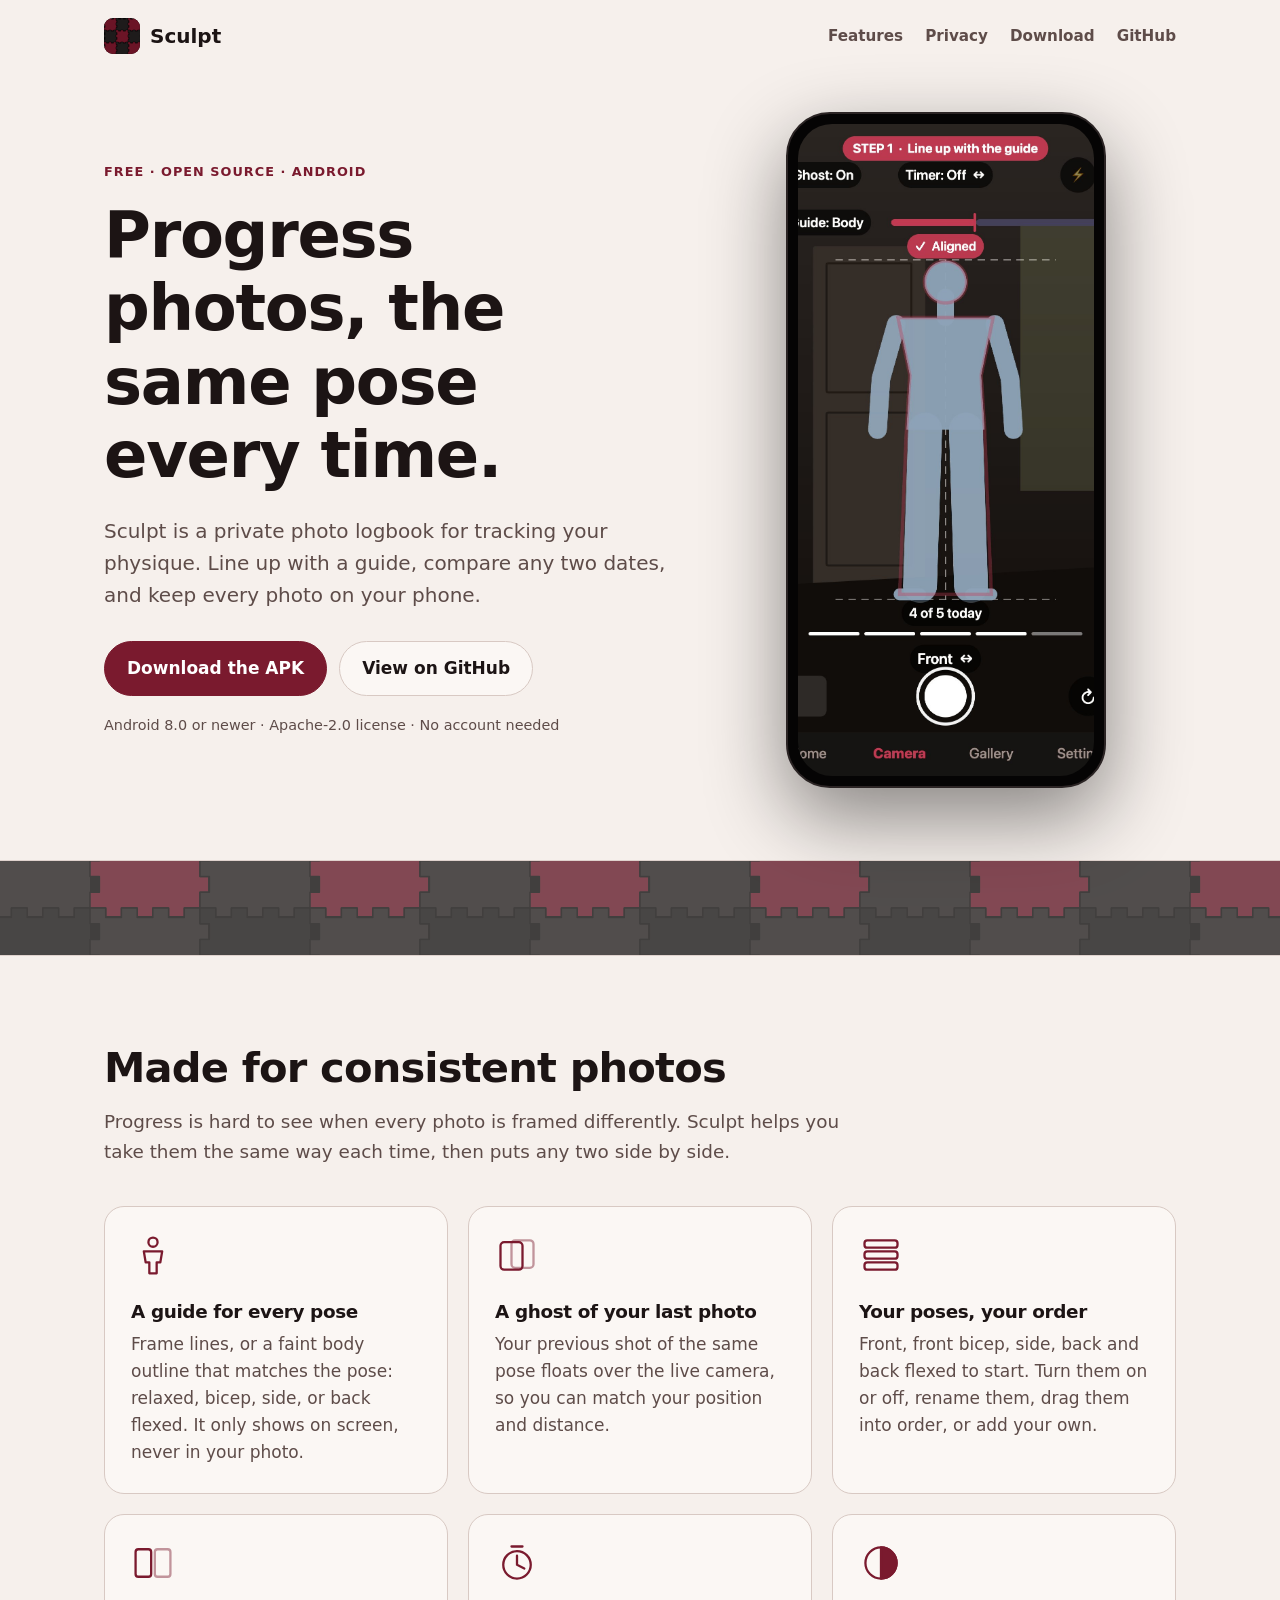
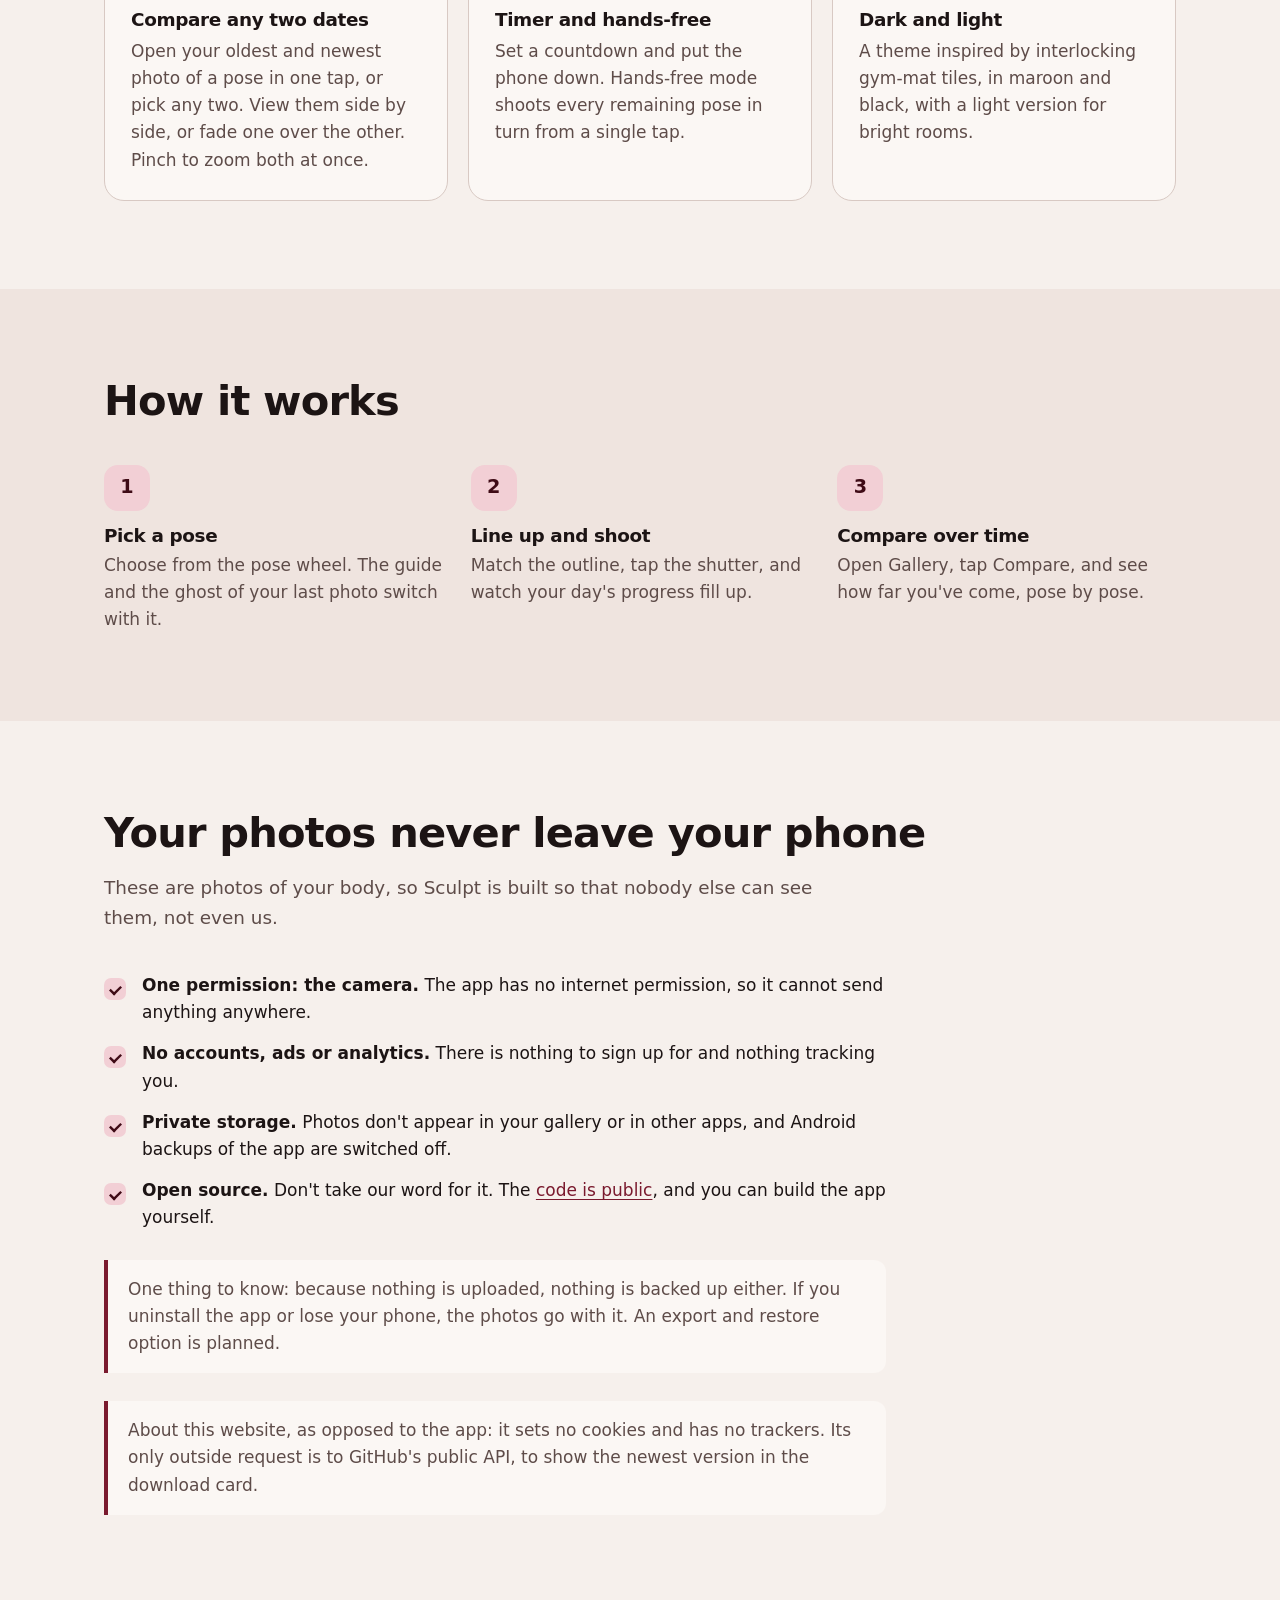
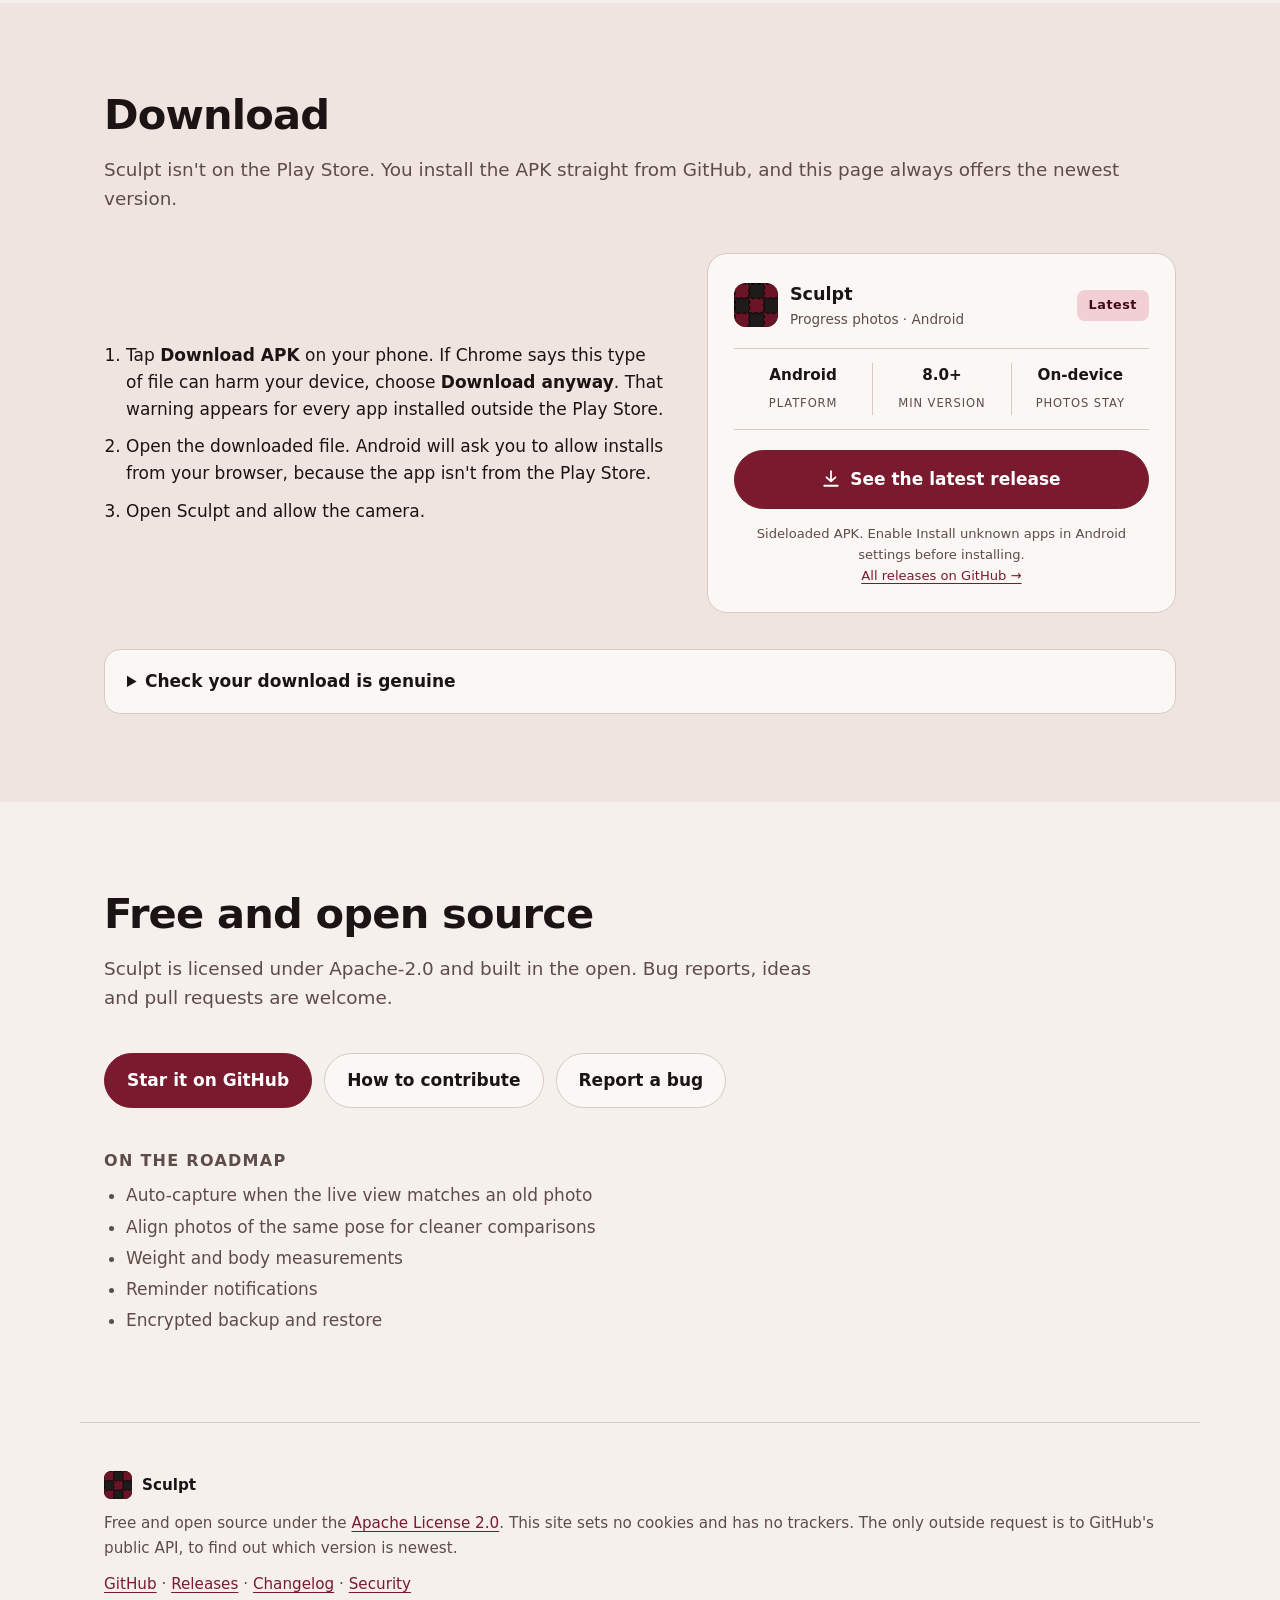
<file: sculpt/index.html>
<!doctype html>
<html lang="en">
<head>
  <meta charset="utf-8">
  <meta name="viewport" content="width=device-width, initial-scale=1">
  <meta http-equiv="Content-Security-Policy" content="default-src 'none'; img-src 'self'; media-src 'self'; style-src 'self'; script-src 'self'; connect-src https://api.github.com; base-uri 'none'; form-action 'none'">
  <title>Sculpt: private progress photos for Android</title>
  <meta name="description" content="Sculpt is a free, open source Android app for tracking your physique with progress photos. Line up with a guide, compare any two dates, and keep every photo on your phone.">
  <meta name="theme-color" content="#0f0e0e">
  <link rel="canonical" href="https://arnav-deoghare.github.io/sculpt/">
  <link rel="icon" href="favicon.svg" type="image/svg+xml">

  <meta property="og:type" content="website">
  <meta property="og:title" content="Sculpt: private progress photos for Android">
  <meta property="og:description" content="Same pose every time. Compare any two dates. Everything stays on your phone. Free and open source.">
  <meta property="og:url" content="https://arnav-deoghare.github.io/sculpt/">
  <meta property="og:image" content="https://arnav-deoghare.github.io/sculpt/assets/og.png">
  <meta property="og:image:width" content="1200">
  <meta property="og:image:height" content="630">
  <meta name="twitter:card" content="summary_large_image">

  <link rel="stylesheet" href="styles.css">
  <script src="main.js" defer></script>
</head>
<body>
  <a class="skip" href="#main">Skip to content</a>

  <header class="top">
    <a class="brand" href="#top" aria-label="Sculpt home">
      <img src="favicon.svg" alt="" width="36" height="36">
      <span>Sculpt</span>
    </a>
    <nav aria-label="Main">
      <a href="#features">Features</a>
      <a href="#privacy">Privacy</a>
      <a href="#download">Download</a>
      <a href="https://github.com/Arnav-Deoghare/Sculpt">GitHub</a>
    </nav>
  </header>

  <main id="main">
    <section class="hero" id="top">
      <div class="hero-text">
        <p class="eyebrow">Free &middot; Open source &middot; Android</p>
        <h1>Progress photos, the same pose every time.</h1>
        <p class="lead">Sculpt is a private photo logbook for tracking your physique. Line up with a guide, compare any two dates, and keep every photo on your phone.</p>
        <div class="actions">
          <a class="btn primary" id="hero-dl" href="#download">Download the APK</a>
          <a class="btn" href="https://github.com/Arnav-Deoghare/Sculpt">View on GitHub</a>
        </div>
        <p class="fine">Android 8.0 or newer &middot; Apache-2.0 license &middot; No account needed</p>
      </div>

      <div class="hero-demo">
        <div class="phone">
          <video id="demo" autoplay muted loop playsinline preload="metadata" poster="assets/poster.jpg" aria-label="A short animated demo of Sculpt: lining up with the guide, taking a photo, and comparing two dates.">
            <source src="assets/sculpt-demo.mp4" type="video/mp4">
          </video>
        </div>
      </div>
    </section>

    <div class="tiles" aria-hidden="true"></div>

    <section id="features" class="section">
      <h2>Made for consistent photos</h2>
      <p class="section-lead">Progress is hard to see when every photo is framed differently. Sculpt helps you take them the same way each time, then puts any two side by side.</p>

      <div class="cards">
        <article class="card">
          <svg viewBox="0 0 48 48" aria-hidden="true"><circle cx="24" cy="10" r="5"/><path d="M14 20h20l-2 12h-4v12h-8V32h-4z"/></svg>
          <h3>A guide for every pose</h3>
          <p>Frame lines, or a faint body outline that matches the pose: relaxed, bicep, side, or back flexed. It only shows on screen, never in your photo.</p>
        </article>
        <article class="card">
          <svg viewBox="0 0 48 48" aria-hidden="true"><rect x="6" y="10" width="24" height="30" rx="4"/><rect x="18" y="8" width="24" height="30" rx="4" class="ghost"/></svg>
          <h3>A ghost of your last photo</h3>
          <p>Your previous shot of the same pose floats over the live camera, so you can match your position and distance.</p>
        </article>
        <article class="card">
          <svg viewBox="0 0 48 48" aria-hidden="true"><rect x="6" y="8" width="36" height="8" rx="3"/><rect x="6" y="20" width="36" height="8" rx="3"/><rect x="6" y="32" width="36" height="8" rx="3"/></svg>
          <h3>Your poses, your order</h3>
          <p>Front, front bicep, side, back and back flexed to start. Turn them on or off, rename them, drag them into order, or add your own.</p>
        </article>
        <article class="card">
          <svg viewBox="0 0 48 48" aria-hidden="true"><rect x="5" y="9" width="17" height="30" rx="3"/><rect x="26" y="9" width="17" height="30" rx="3" class="ghost"/></svg>
          <h3>Compare any two dates</h3>
          <p>Open your oldest and newest photo of a pose in one tap, or pick any two. View them side by side, or fade one over the other. Pinch to zoom both at once.</p>
        </article>
        <article class="card">
          <svg viewBox="0 0 48 48" aria-hidden="true"><circle cx="24" cy="26" r="15"/><path d="M24 26V16M24 26l8 4M18 6h12"/></svg>
          <h3>Timer and hands-free</h3>
          <p>Set a countdown and put the phone down. Hands-free mode shoots every remaining pose in turn from a single tap.</p>
        </article>
        <article class="card">
          <svg viewBox="0 0 48 48" aria-hidden="true"><circle cx="24" cy="24" r="17"/><path d="M24 7a17 17 0 0 1 0 34z" class="fill"/></svg>
          <h3>Dark and light</h3>
          <p>A theme inspired by interlocking gym-mat tiles, in maroon and black, with a light version for bright rooms.</p>
        </article>
      </div>
    </section>

    <section id="how" class="section alt">
      <h2>How it works</h2>
      <ol class="steps">
        <li>
          <span class="num">1</span>
          <h3>Pick a pose</h3>
          <p>Choose from the pose wheel. The guide and the ghost of your last photo switch with it.</p>
        </li>
        <li>
          <span class="num">2</span>
          <h3>Line up and shoot</h3>
          <p>Match the outline, tap the shutter, and watch your day's progress fill up.</p>
        </li>
        <li>
          <span class="num">3</span>
          <h3>Compare over time</h3>
          <p>Open Gallery, tap Compare, and see how far you've come, pose by pose.</p>
        </li>
      </ol>
    </section>

    <section id="privacy" class="section">
      <h2>Your photos never leave your phone</h2>
      <p class="section-lead">These are photos of your body, so Sculpt is built so that nobody else can see them, not even us.</p>
      <ul class="checks">
        <li><strong>One permission: the camera.</strong> The app has no internet permission, so it cannot send anything anywhere.</li>
        <li><strong>No accounts, ads or analytics.</strong> There is nothing to sign up for and nothing tracking you.</li>
        <li><strong>Private storage.</strong> Photos don't appear in your gallery or in other apps, and Android backups of the app are switched off.</li>
        <li><strong>Open source.</strong> Don't take our word for it. The <a href="https://github.com/Arnav-Deoghare/Sculpt">code is public</a>, and you can build the app yourself.</li>
      </ul>
      <p class="note">One thing to know: because nothing is uploaded, nothing is backed up either. If you uninstall the app or lose your phone, the photos go with it. An export and restore option is planned.</p>
      <p class="note">About this website, as opposed to the app: it sets no cookies and has no trackers. Its only outside request is to GitHub's public API, to show the newest version in the download card.</p>
    </section>

    <section id="download" class="section alt">
      <h2>Download</h2>
      <p class="section-lead">Sculpt isn't on the Play Store. You install the APK straight from GitHub, and this page always offers the newest version.</p>

      <div class="download">
        <ol class="install">
          <li>Tap <strong>Download APK</strong> on your phone. If Chrome says this type of file can harm your device, choose <strong>Download anyway</strong>. That warning appears for every app installed outside the Play Store.</li>
          <li>Open the downloaded file. Android will ask you to allow installs from your browser, because the app isn't from the Play Store.</li>
          <li>Open Sculpt and allow the camera.</li>
        </ol>

        <div class="dl-card">
          <div class="dl-top">
            <div class="dl-id">
              <img src="favicon.svg" alt="" width="44" height="44">
              <div>
                <div class="dl-name">Sculpt</div>
                <div class="dl-sub">Progress photos &middot; Android</div>
              </div>
            </div>
            <div class="chip" id="version-chip">Checking...</div>
          </div>
          <div class="dl-meta">
            <div><strong>Android</strong><span>Platform</span></div>
            <div><strong>8.0+</strong><span>Min version</span></div>
            <div><strong>On-device</strong><span>Photos stay</span></div>
          </div>
          <a class="btn primary dl-btn" id="dl-btn" href="https://github.com/Arnav-Deoghare/Sculpt/releases/latest">
            <svg width="18" height="18" viewBox="0 0 16 16" fill="none" aria-hidden="true"><path d="M8 1v9M4 6.5 8 10l4-3.5M2 14h12" stroke="currentColor" stroke-width="1.6" stroke-linecap="round" stroke-linejoin="round"/></svg>
            <span id="dl-btn-text">Download the latest APK</span>
          </a>
          <p class="dl-note" id="dl-note">Sideloaded APK. Enable Install unknown apps in Android settings before installing.<br><a href="https://github.com/Arnav-Deoghare/Sculpt/releases" target="_blank" rel="noopener">All releases on GitHub &rarr;</a></p>
        </div>
      </div>

      <details class="verify">
        <summary>Check your download is genuine</summary>
        <p>Every release on GitHub has a <code>.sha256</code> file next to its APK. On a computer, run <code>shasum -a 256 Sculpt-&lt;version&gt;.apk</code> and compare the result. Releases are also signed with one key. Its certificate fingerprint is:</p>
        <pre><code>SHA-256  C7:C3:AB:62:50:DE:5E:1F:19:7B:EA:35:FC:73:42:07:
         EC:BF:A9:DC:0F:04:BE:CA:BB:94:6A:FA:3F:BD:B4:40</code></pre>
        <p>Check it with <code>apksigner verify --print-certs Sculpt-&lt;version&gt;.apk</code>. If it doesn't match, don't install the file.</p>
        <p hidden>Checksum for the newest version: <a id="sha-link" href="#" hidden></a></p>
      </details>
    </section>

    <section id="open-source" class="section">
      <h2>Free and open source</h2>
      <p class="section-lead">Sculpt is licensed under Apache-2.0 and built in the open. Bug reports, ideas and pull requests are welcome.</p>
      <div class="actions">
        <a class="btn primary" href="https://github.com/Arnav-Deoghare/Sculpt">Star it on GitHub</a>
        <a class="btn" href="https://github.com/Arnav-Deoghare/Sculpt/blob/main/docs/CONTRIBUTING.md">How to contribute</a>
        <a class="btn" href="https://github.com/Arnav-Deoghare/Sculpt/issues">Report a bug</a>
      </div>
      <h3 class="small-h">On the roadmap</h3>
      <ul class="roadmap">
        <li>Auto-capture when the live view matches an old photo</li>
        <li>Align photos of the same pose for cleaner comparisons</li>
        <li>Weight and body measurements</li>
        <li>Reminder notifications</li>
        <li>Encrypted backup and restore</li>
      </ul>
    </section>
  </main>

  <footer class="foot">
    <div>
      <img src="favicon.svg" alt="" width="28" height="28">
      <span>Sculpt</span>
    </div>
    <p>Free and open source under the <a href="https://github.com/Arnav-Deoghare/Sculpt/blob/main/LICENSE">Apache License 2.0</a>. This site sets no cookies and has no trackers. The only outside request is to GitHub's public API, to find out which version is newest.</p>
    <p><a href="https://github.com/Arnav-Deoghare/Sculpt">GitHub</a> &middot; <a href="https://github.com/Arnav-Deoghare/Sculpt/releases">Releases</a> &middot; <a href="https://github.com/Arnav-Deoghare/Sculpt/blob/main/docs/CHANGELOG.md">Changelog</a> &middot; <a href="https://github.com/Arnav-Deoghare/Sculpt/blob/main/docs/SECURITY.md">Security</a></p>
  </footer>
</body>
</html>
</file>
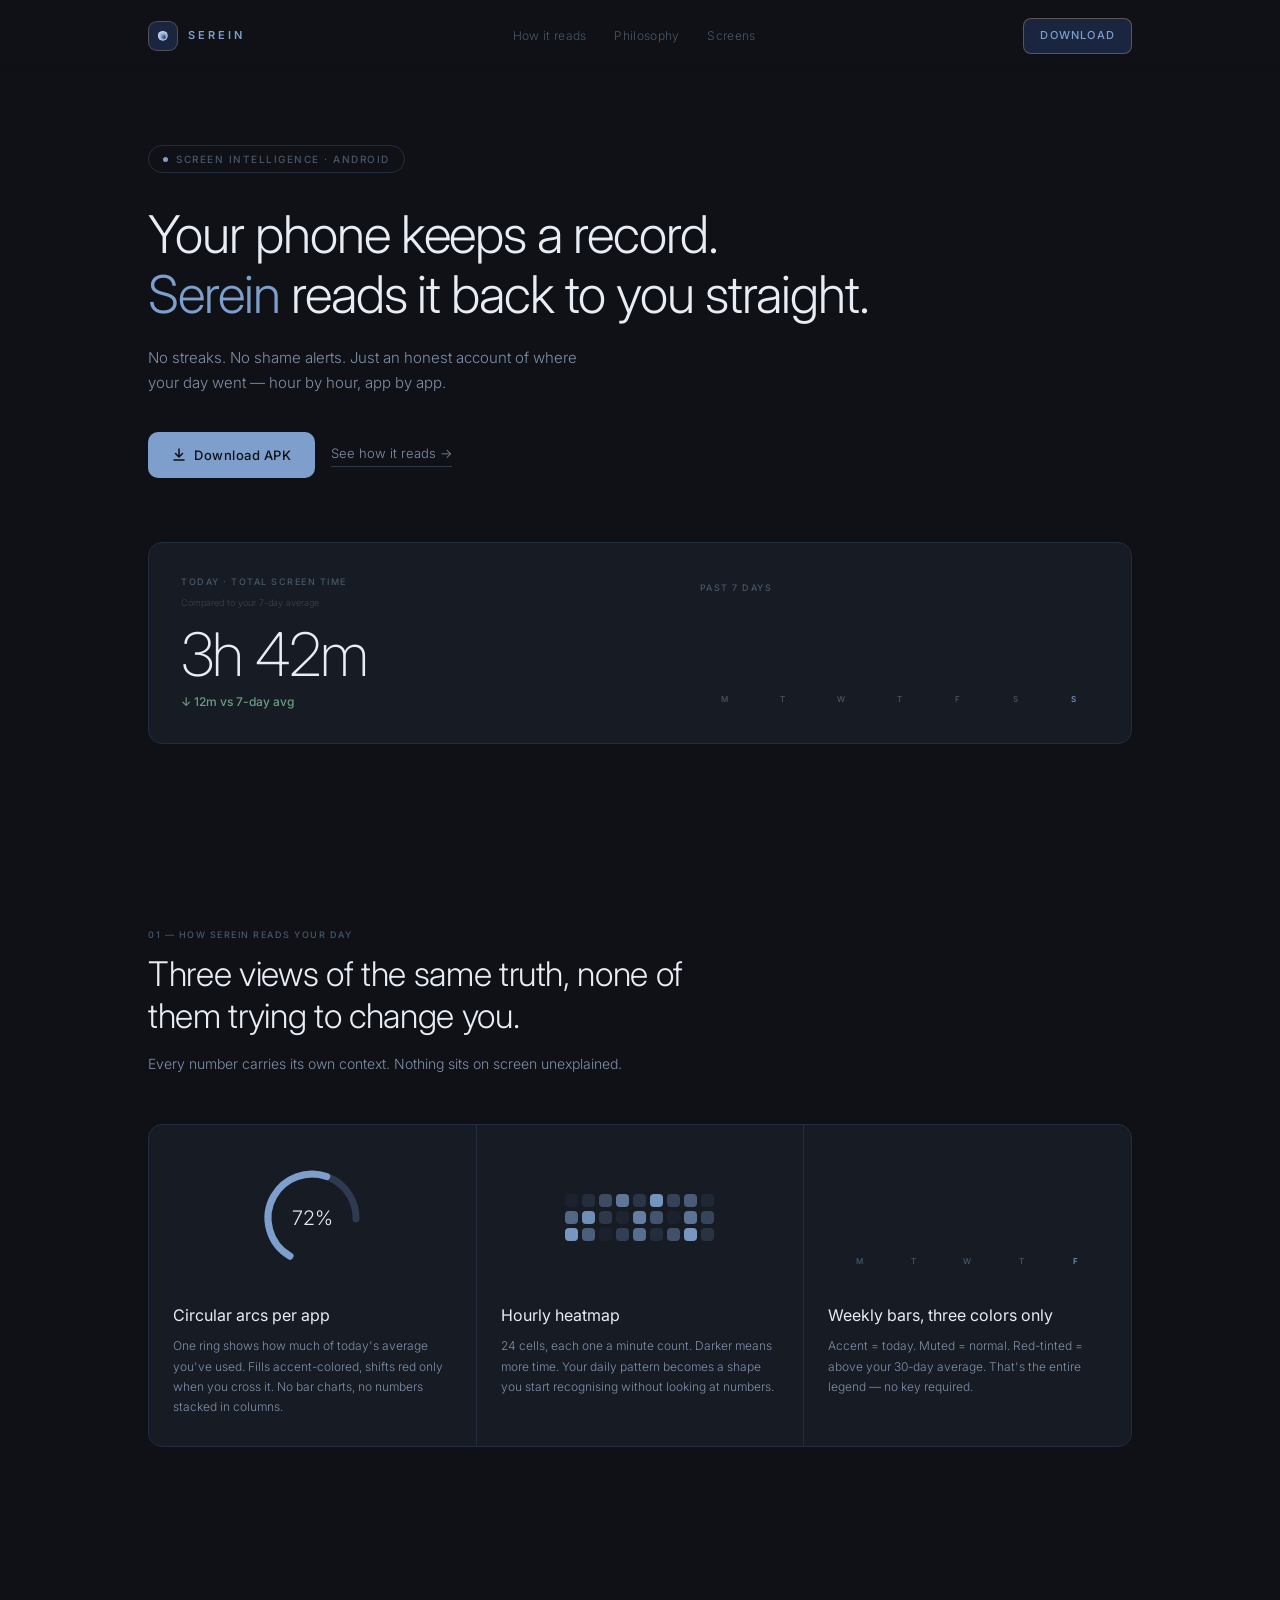
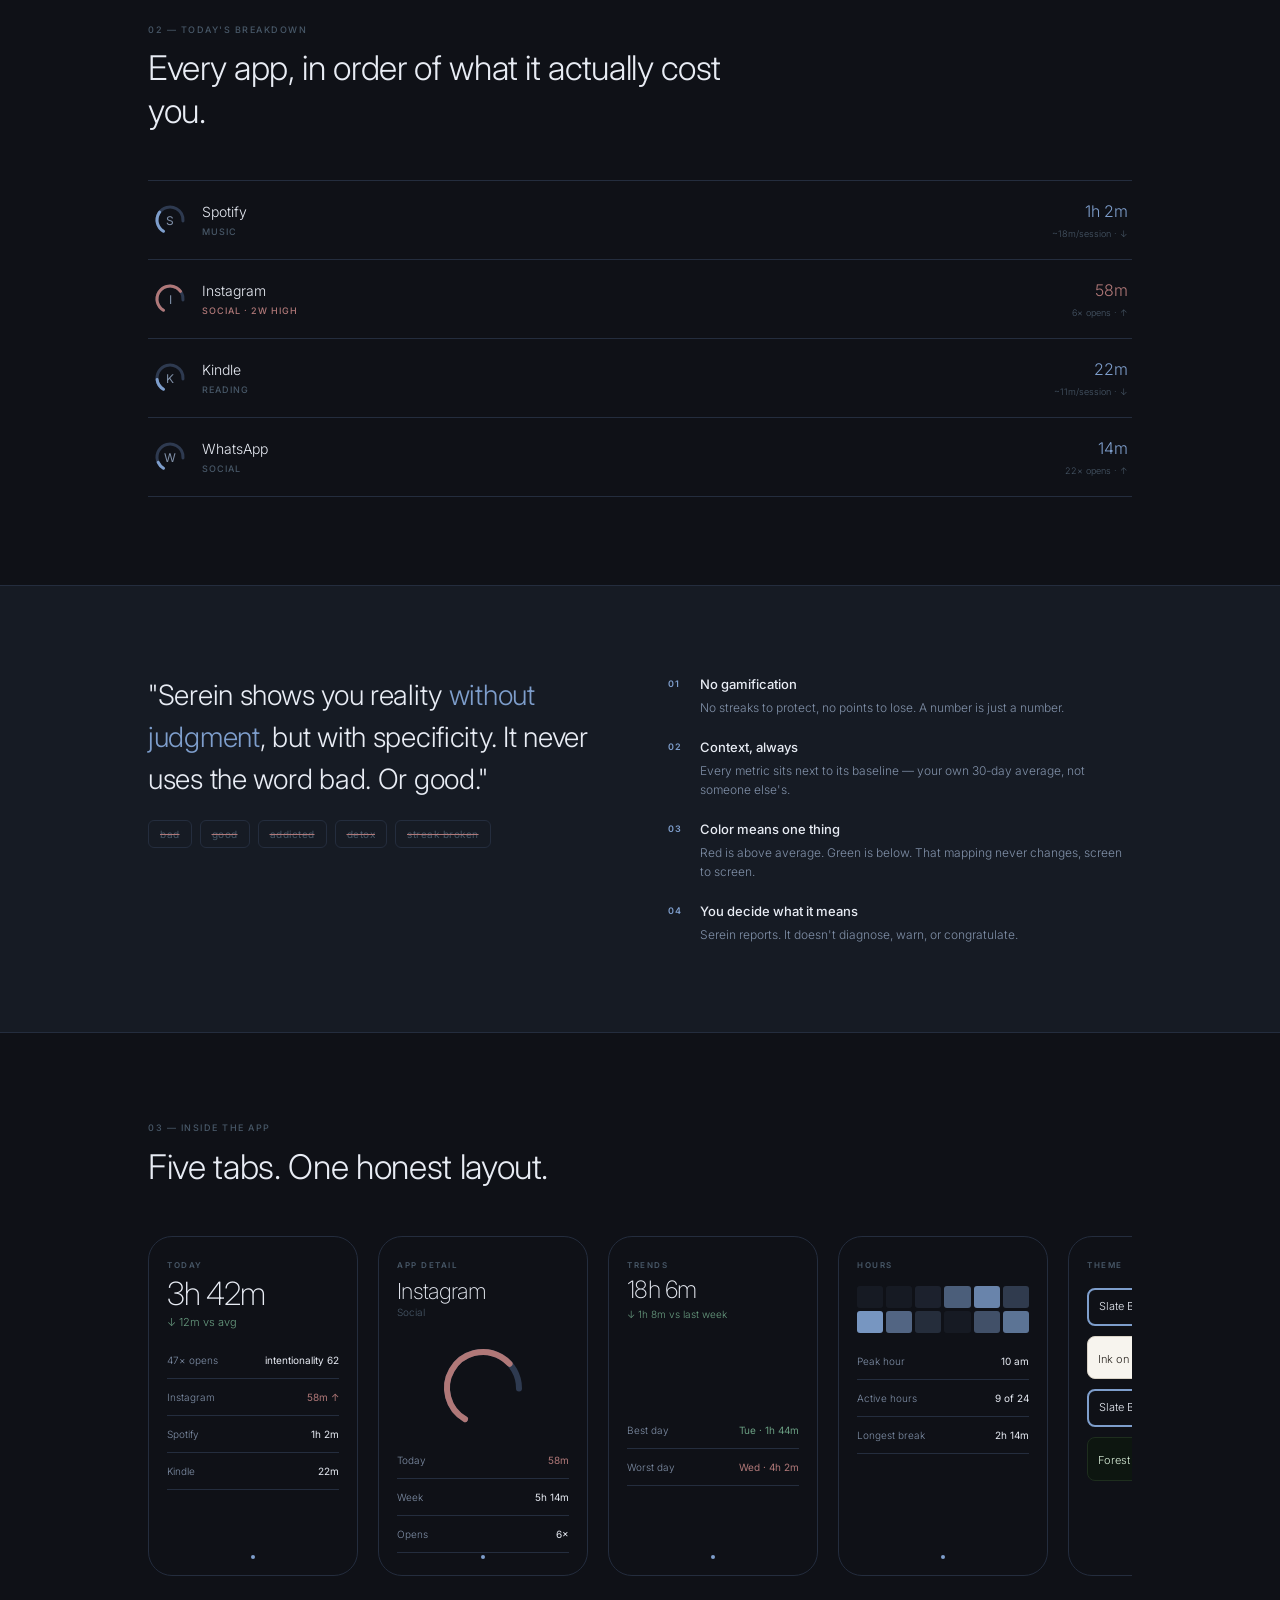
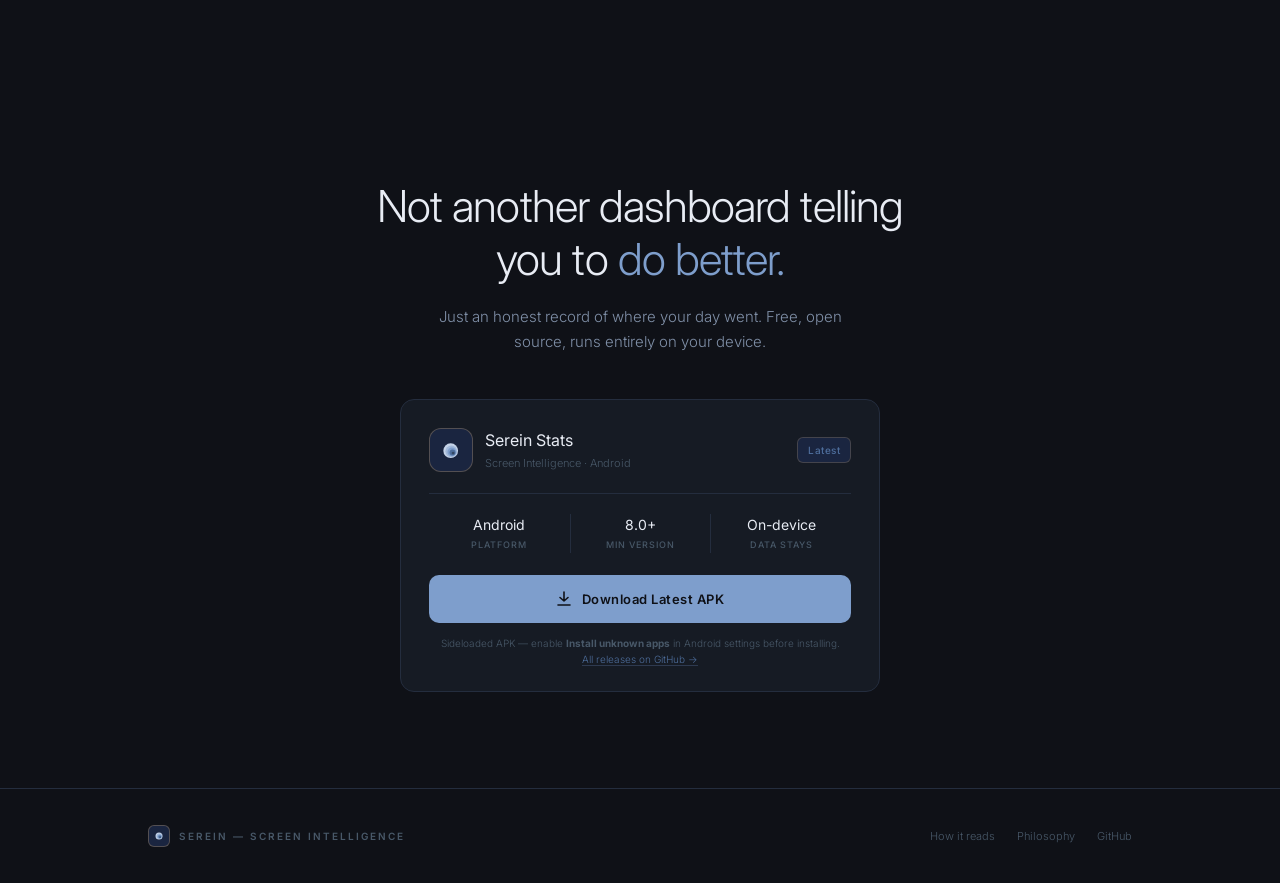
<file: serein/index.html>
<!DOCTYPE html>
<html lang="en">
<head>
<meta charset="UTF-8">
<meta name="viewport" content="width=device-width, initial-scale=1, viewport-fit=cover">
<title>Serein — Screen Intelligence</title>
<link rel="preconnect" href="https://fonts.googleapis.com">
<link rel="preconnect" href="https://fonts.gstatic.com" crossorigin>
<link href="https://fonts.googleapis.com/css2?family=Inter:wght@300;400;500;600&display=swap" rel="stylesheet">
<style>
/* ── TOKENS (exact match to app) ─────────────────────────── */
:root {
  --bg:           #0F1117;
  --surface:      #161B24;
  --surface2:     #1E2536;
  --border:       #242D3E;
  --border2:      #2E3A50;
  --accent:       #7E9ECC;
  --accent-dim:   #4E6E9C;
  --accent-faint: #1A2540;
  --text:         #E8ECF4;
  --text2:        #8090A8;
  --text3:        #485868;
  --green:        #6A9E82;
  --red:          #B07878;
  --bar-normal:   rgba(126,158,204,0.22);
  --bar-above:    rgba(176,120,120,0.55);

  box-sizing: border-box;
  padding-top: env(safe-area-inset-top, 0px);
  padding-bottom: env(safe-area-inset-bottom, 0px);
}
html { scroll-padding-top: env(safe-area-inset-top, 0px); }
*, *::before, *::after { box-sizing: inherit; margin: 0; padding: 0; }

body {
  background: var(--bg);
  color: var(--text);
  font-family: 'Inter', system-ui, sans-serif;
  font-weight: 300;
  -webkit-font-smoothing: antialiased;
  overflow-x: hidden;
  line-height: 1.6;
}
a { color: inherit; text-decoration: none; }

.wrap {
  max-width: 1040px;
  margin: 0 auto;
  padding: 0 28px;
}

/* ── HEADER ────────────────────────────────────────────────── */
header {
  position: sticky;
  top: 0;
  z-index: 20;
  padding: calc(18px + env(safe-area-inset-top, 0px)) 0 18px;
  background: linear-gradient(var(--bg) 75%, transparent);
}
.nav-row {
  display: flex;
  align-items: center;
  justify-content: space-between;
}
.brand {
  display: flex;
  align-items: center;
  gap: 10px;
}
.logomark {
  width: 30px; height: 30px;
  border-radius: 9px;
  background: var(--accent-faint);
  border: 1px solid rgba(190,158,114,0.35);
  display: flex; align-items: center; justify-content: center;
  font-size: 14px;
  font-weight: 500;
  color: var(--accent);
}
.wordmark {
  font-size: 11px;
  font-weight: 600;
  letter-spacing: 3px;
  color: var(--accent);
  text-transform: uppercase;
}
.nav-links {
  display: flex;
  gap: 28px;
  font-size: 12px;
  color: var(--text3);
  letter-spacing: 0.3px;
}
.nav-links a:hover { color: var(--text2); }
.nav-cta {
  font-size: 11px;
  font-weight: 500;
  letter-spacing: 1.2px;
  text-transform: uppercase;
  background: var(--accent-faint);
  border: 1px solid rgba(190,158,114,0.4);
  color: var(--accent);
  padding: 8px 16px;
  border-radius: 8px;
}
.nav-cta:hover { background: rgba(190,158,114,0.18); }
@media (max-width: 680px) { .nav-links { display: none; } }

/* ── SECTION LABEL ─────────────────────────────────────────── */
.sect-label {
  font-size: 9px;
  font-weight: 500;
  letter-spacing: 1.5px;
  text-transform: uppercase;
  color: var(--text3);
  margin-bottom: 6px;
}
.sect-sub {
  font-size: 9px;
  color: var(--text3);
  opacity: 0.7;
}

/* ── DIVIDER ───────────────────────────────────────────────── */
.hline {
  width: 100%;
  height: 1px;
  background: var(--border);
}

/* ── HERO ──────────────────────────────────────────────────── */
.hero {
  padding: 72px 0 96px;
}
.eyebrow {
  display: inline-flex;
  align-items: center;
  gap: 8px;
  font-size: 10px;
  font-weight: 500;
  letter-spacing: 1.5px;
  text-transform: uppercase;
  color: var(--text3);
  border: 1px solid var(--border);
  border-radius: 20px;
  padding: 5px 14px;
  margin-bottom: 32px;
}
.eyebrow .dot {
  width: 5px; height: 5px;
  border-radius: 50%;
  background: var(--accent);
}
.hero h1 {
  font-weight: 300;
  font-size: clamp(30px, 5vw, 52px);
  line-height: 1.15;
  letter-spacing: -0.02em;
  max-width: 740px;
  color: var(--text);
}
.hero h1 em {
  font-style: normal;
  color: var(--accent);
}
.hero-sub {
  margin-top: 20px;
  font-size: 15px;
  font-weight: 300;
  line-height: 1.7;
  color: var(--text2);
  max-width: 440px;
}
.cta-row {
  margin-top: 36px;
  display: flex;
  align-items: center;
  gap: 16px;
  flex-wrap: wrap;
}
.btn-primary {
  display: inline-flex;
  align-items: center;
  gap: 8px;
  font-size: 13px;
  font-weight: 500;
  letter-spacing: 0.5px;
  background: var(--accent);
  color: var(--bg);
  padding: 13px 24px;
  border-radius: 10px;
}
.btn-primary:hover { opacity: 0.9; }
.btn-primary svg { flex-shrink: 0; }
.btn-ghost {
  font-size: 13px;
  color: var(--text2);
  border-bottom: 1px solid var(--border2);
  padding-bottom: 2px;
}
.btn-ghost:hover { color: var(--text); }

/* ── HERO READOUT CARD ─────────────────────────────────────── */
.readout {
  margin-top: 64px;
  background: var(--surface);
  border: 1px solid var(--border);
  border-radius: 14px;
  padding: 32px;
  display: grid;
  grid-template-columns: 1.2fr 1fr;
  gap: 40px;
  align-items: center;
}
@media (max-width: 740px) { .readout { grid-template-columns: 1fr; } }
.readout-number {
  font-weight: 200;
  font-size: clamp(44px, 7vw, 60px);
  letter-spacing: -0.03em;
  line-height: 1;
  color: var(--text);
}
.delta-positive { font-size: 12px; font-weight: 500; color: var(--green); margin-top: 8px; }
.delta-negative { font-size: 12px; font-weight: 500; color: var(--red);   margin-top: 8px; }
.bars {
  display: flex;
  align-items: flex-end;
  gap: 8px;
  height: 96px;
}
.bar-col {
  flex: 1;
  display: flex;
  flex-direction: column;
  align-items: center;
  gap: 6px;
}
.bar {
  width: 100%;
  border-radius: 3px 3px 2px 2px;
  background: var(--bar-normal);
}
.bar.today  { background: var(--accent); }
.bar.above  { background: var(--bar-above); }
.bar-day {
  font-size: 8px;
  font-weight: 500;
  letter-spacing: 0.5px;
  text-transform: uppercase;
  color: var(--text3);
}
.bar-day.today-lbl { color: var(--accent); }

/* ── HOW SECTION ───────────────────────────────────────────── */
section { padding: 88px 0; }
.section-head { margin-bottom: 48px; max-width: 580px; }
.section-head h2 {
  font-weight: 300;
  font-size: clamp(24px, 3.5vw, 34px);
  line-height: 1.25;
  letter-spacing: -0.01em;
  margin-top: 10px;
}
.section-head p {
  margin-top: 14px;
  font-size: 14px;
  line-height: 1.7;
  color: var(--text2);
}

/* ── FEATURE GRID ──────────────────────────────────────────── */
.feature-grid {
  display: grid;
  grid-template-columns: repeat(3, 1fr);
  gap: 1px;
  background: var(--border);
  border: 1px solid var(--border);
  border-radius: 14px;
  overflow: hidden;
}
@media (max-width: 820px) { .feature-grid { grid-template-columns: 1fr; } }
.feat-card {
  background: var(--surface);
  padding: 28px 24px;
}
.feat-visual {
  height: 130px;
  display: flex;
  align-items: center;
  justify-content: center;
  margin-bottom: 20px;
}
.feat-card h3 {
  font-weight: 400;
  font-size: 16px;
  margin-bottom: 8px;
  color: var(--text);
}
.feat-card p {
  font-size: 12px;
  line-height: 1.7;
  color: var(--text2);
}

/* arc */
.arc-wrap { position: relative; width: 110px; height: 110px; }
.arc-center {
  position: absolute; inset: 0;
  display: flex; align-items: center; justify-content: center;
  font-weight: 300; font-size: 20px; color: var(--text);
}

/* heatmap */
.heatmap-grid {
  display: grid;
  grid-template-columns: repeat(9, 13px);
  gap: 4px;
}
.hcell {
  width: 13px; height: 13px;
  border-radius: 4px;
  background: var(--accent);
}

/* ── APP BREAKDOWN ─────────────────────────────────────────── */
.app-list { border-top: 1px solid var(--border); }
.app-row {
  display: flex;
  align-items: center;
  justify-content: space-between;
  padding: 18px 4px;
  border-bottom: 1px solid var(--border);
}
.app-left { display: flex; align-items: center; gap: 14px; }
.app-ring-wrap { position: relative; width: 36px; height: 36px; flex-shrink: 0; }
.app-ring-wrap span {
  position: absolute; inset: 0;
  display: flex; align-items: center; justify-content: center;
  font-size: 12px; font-weight: 400; color: var(--text2);
}
.app-name { font-size: 14px; font-weight: 300; color: var(--text); }
.app-cat {
  font-size: 9px;
  font-weight: 500;
  letter-spacing: 1px;
  text-transform: uppercase;
  color: var(--text3);
  margin-top: 2px;
}
.app-time { font-size: 16px; font-weight: 300; color: var(--accent); }
.app-sub { font-size: 9px; color: var(--text3); text-align: right; margin-top: 2px; }

/* ── PHILOSOPHY ────────────────────────────────────────────── */
.philosophy {
  background: var(--surface);
  border-top: 1px solid var(--border);
  border-bottom: 1px solid var(--border);
}
.phil-grid {
  display: grid;
  grid-template-columns: 1fr 1fr;
  gap: 56px;
  align-items: start;
}
@media (max-width: 740px) { .phil-grid { grid-template-columns: 1fr; gap: 32px; } }
.phil-quote {
  font-weight: 300;
  font-size: clamp(20px, 2.8vw, 28px);
  line-height: 1.5;
  letter-spacing: -0.01em;
}
.phil-quote em { font-style: normal; color: var(--accent); }
.struck-words {
  display: flex;
  flex-wrap: wrap;
  gap: 8px;
  margin-top: 20px;
}
.struck {
  font-size: 10px;
  font-weight: 400;
  letter-spacing: 0.5px;
  color: var(--text3);
  border: 1px solid var(--border);
  border-radius: 6px;
  padding: 5px 11px;
  text-decoration: line-through;
  text-decoration-color: var(--red);
}
.principles { display: flex; flex-direction: column; gap: 20px; }
.principle { display: flex; gap: 14px; }
.p-num {
  font-size: 9px; font-weight: 600; letter-spacing: 1px;
  color: var(--accent); padding-top: 3px; flex-shrink: 0; width: 18px;
}
.principle h4 { font-size: 13px; font-weight: 500; margin-bottom: 3px; color: var(--text); }
.principle p  { font-size: 12px; color: var(--text2); line-height: 1.6; }

/* ── SCREENS STRIP ─────────────────────────────────────────── */
.screens-strip {
  display: flex;
  gap: 20px;
  overflow-x: auto;
  padding-bottom: 4px;
  scrollbar-width: none;
}
.screens-strip::-webkit-scrollbar { display: none; }
.phone {
  flex-shrink: 0;
  width: 210px;
  background: var(--bg);
  border: 1px solid var(--border);
  border-radius: 24px;
  padding: 22px 18px 22px;
  position: relative;
}
.phone-label { font-size: 8px; font-weight: 600; letter-spacing: 1.5px; text-transform: uppercase; color: var(--text3); }
.phone-num {
  font-weight: 200;
  font-size: 32px;
  letter-spacing: -0.03em;
  line-height: 1;
  margin-top: 6px;
  color: var(--text);
}
.phone-delta-g { font-size: 11px; color: var(--green); margin-top: 4px; }
.phone-delta-r { font-size: 11px; color: var(--red);   margin-top: 4px; }
.phone-rows { margin-top: 20px; display: flex; flex-direction: column; gap: 10px; }
.phone-row {
  display: flex; justify-content: space-between;
  font-size: 10px; color: var(--text2);
  border-bottom: 1px solid var(--border);
  padding-bottom: 10px;
}
.phone-row .val { color: var(--text); font-weight: 400; }
.phone-dot {
  width: 4px; height: 4px; border-radius: 50%;
  background: var(--accent);
  position: absolute; bottom: 16px; left: 50%; transform: translateX(-50%);
}
.phone-arc { margin-top: 24px; display: flex; justify-content: center; }

/* ── DOWNLOAD SECTION ──────────────────────────────────────── */
.download-section {
  text-align: center;
  padding: 112px 0 96px;
}
.download-section h2 {
  font-weight: 300;
  font-size: clamp(28px, 4.5vw, 44px);
  line-height: 1.2;
  letter-spacing: -0.02em;
  max-width: 600px;
  margin: 0 auto;
}
.download-section h2 em { font-style: normal; color: var(--accent); }
.download-section .hero-sub {
  margin: 18px auto 0;
  max-width: 420px;
}

/* Download card */
.dl-card {
  margin: 44px auto 0;
  max-width: 480px;
  background: var(--surface);
  border: 1px solid var(--border);
  border-radius: 14px;
  padding: 28px 28px 24px;
  text-align: left;
}
.dl-card-top {
  display: flex;
  align-items: center;
  justify-content: space-between;
  margin-bottom: 20px;
}
.dl-app-identity { display: flex; align-items: center; gap: 12px; }
.dl-logomark {
  width: 44px; height: 44px;
  border-radius: 12px;
  background: var(--accent-faint);
  border: 1px solid rgba(190,158,114,0.35);
  display: flex; align-items: center; justify-content: center;
  font-size: 20px; font-weight: 400; color: var(--accent);
}
.dl-app-name { font-size: 16px; font-weight: 400; color: var(--text); }
.dl-app-sub  { font-size: 11px; color: var(--text3); margin-top: 2px; }
.version-chip {
  font-size: 10px;
  font-weight: 500;
  letter-spacing: 0.5px;
  color: var(--accent-dim);
  background: var(--accent-faint);
  border: 1px solid rgba(190,158,114,0.25);
  border-radius: 6px;
  padding: 4px 10px;
}
.hline-card { height: 1px; background: var(--border); margin-bottom: 20px; }
.dl-meta {
  display: grid;
  grid-template-columns: repeat(3, 1fr);
  gap: 0;
  margin-bottom: 22px;
}
.dl-meta-item { text-align: center; }
.dl-meta-item + .dl-meta-item {
  border-left: 1px solid var(--border);
}
.dl-meta-val  { font-size: 14px; font-weight: 400; color: var(--text); }
.dl-meta-lbl  { font-size: 9px; font-weight: 500; letter-spacing: 1px; text-transform: uppercase; color: var(--text3); margin-top: 2px; }
.dl-btn {
  display: flex;
  align-items: center;
  justify-content: center;
  gap: 10px;
  width: 100%;
  padding: 14px;
  background: var(--accent);
  color: var(--bg);
  border-radius: 10px;
  font-size: 13px;
  font-weight: 600;
  letter-spacing: 0.5px;
}
.dl-btn:hover { opacity: 0.9; }
.dl-note {
  margin-top: 12px;
  font-size: 10px;
  color: var(--text3);
  text-align: center;
  line-height: 1.6;
}
.dl-note a { color: var(--accent-dim); border-bottom: 1px solid var(--border2); }

/* ── FOOTER ────────────────────────────────────────────────── */
footer {
  border-top: 1px solid var(--border);
  padding: 36px 0 calc(36px + env(safe-area-inset-bottom, 0px));
}
footer .wrap {
  display: flex;
  align-items: center;
  justify-content: space-between;
  flex-wrap: wrap;
  gap: 14px;
}
.foot-brand {
  display: flex; align-items: center; gap: 9px;
  font-size: 10px; font-weight: 600; letter-spacing: 2px;
  text-transform: uppercase; color: var(--text3);
}
.foot-links {
  display: flex; gap: 22px;
  font-size: 11px; color: var(--text3);
}
.foot-links a:hover { color: var(--text2); }

/* ── ANIMATIONS ────────────────────────────────────────────── */
@media (prefers-reduced-motion: no-preference) {
  .reveal {
    animation: rise 0.8s cubic-bezier(0.16,1,0.3,1) both;
  }
  @keyframes rise {
    from { opacity:0; transform: translateY(12px); }
    to   { opacity:1; transform: translateY(0); }
  }
}
</style>
</head>
<body>

<!-- Shared logo mark: five circles, outer centered, drifting inward and
     darkening — same geometry as the launcher icon, Slate-toned to match
     this page's palette. Defined once, reused via <use> everywhere. -->
<svg width="0" height="0" style="position:absolute">
  <symbol id="serein-mark" viewBox="0 0 44 44">
    <circle cx="22" cy="22" r="11" fill="#C5D3E8"/>
    <circle cx="22.9" cy="22.9" r="8.8" fill="#A2B9DA"/>
    <circle cx="23.8" cy="23.8" r="6.6" fill="#7E9ECC"/>
    <circle cx="24.7" cy="24.7" r="4.4" fill="#4E6E9C"/>
    <circle cx="25.6" cy="25.6" r="2.2" fill="#334865"/>
  </symbol>
</svg>

<!-- ── HEADER ─────────────────────────────────────────────── -->
<header>
  <div class="wrap nav-row">
    <div class="brand">
      <div class="logomark"><svg width="70%" height="70%" viewBox="0 0 44 44"><use href="#serein-mark"/></svg></div>
      <span class="wordmark">Serein</span>
    </div>
    <nav class="nav-links">
      <a href="#how">How it reads</a>
      <a href="#philosophy">Philosophy</a>
      <a href="#screens">Screens</a>
    </nav>
    <a class="nav-cta" href="#download" id="nav-cta">Download</a>
  </div>
</header>

<!-- ── HERO ───────────────────────────────────────────────── -->
<section class="hero">
  <div class="wrap">
    <div class="eyebrow"><span class="dot"></span>Screen Intelligence · Android</div>
    <h1 class="reveal">Your phone keeps a record.<br><em>Serein</em> reads it back to you straight.</h1>
    <p class="hero-sub reveal">No streaks. No shame alerts. Just an honest account of where your day went — hour by hour, app by app.</p>
    <div class="cta-row reveal">
      <a class="btn-primary" href="#download">
        <svg width="14" height="14" viewBox="0 0 14 14" fill="none">
          <path d="M7 1v8M3.5 5.5 7 9l3.5-3.5M2 12h10" stroke="currentColor" stroke-width="1.5" stroke-linecap="round" stroke-linejoin="round"/>
        </svg>
        Download APK
      </a>
      <a class="btn-ghost" href="#how">See how it reads →</a>
    </div>

    <!-- Readout panel -->
    <div class="readout reveal">
      <div>
        <div class="sect-label">Today · Total screen time</div>
        <div class="sect-sub">Compared to your 7-day average</div>
        <div style="margin-top:14px;" class="readout-number">3h 42m</div>
        <div class="delta-positive">↓ 12m vs 7-day avg</div>
      </div>
      <div>
        <div class="sect-label" style="margin-bottom:14px;">Past 7 days</div>
        <div class="bars">
          <div class="bar-col"><div class="bar" style="height:52%"></div><div class="bar-day">M</div></div>
          <div class="bar-col"><div class="bar" style="height:71%"></div><div class="bar-day">T</div></div>
          <div class="bar-col"><div class="bar above" style="height:96%"></div><div class="bar-day">W</div></div>
          <div class="bar-col"><div class="bar" style="height:44%"></div><div class="bar-day">T</div></div>
          <div class="bar-col"><div class="bar" style="height:63%"></div><div class="bar-day">F</div></div>
          <div class="bar-col"><div class="bar" style="height:38%"></div><div class="bar-day">S</div></div>
          <div class="bar-col"><div class="bar today" style="height:58%"></div><div class="bar-day today-lbl">S</div></div>
        </div>
      </div>
    </div>
  </div>
</section>

<!-- ── HOW IT READS ────────────────────────────────────────── -->
<section id="how">
  <div class="wrap">
    <div class="section-head">
      <div class="sect-label">01 — How Serein reads your day</div>
      <h2>Three views of the same truth, none of them trying to change you.</h2>
      <p>Every number carries its own context. Nothing sits on screen unexplained.</p>
    </div>

    <div class="feature-grid">
      <!-- Arc rings -->
      <div class="feat-card">
        <div class="feat-visual">
          <div class="arc-wrap">
            <svg viewBox="0 0 110 110" width="110" height="110">
              <circle cx="55" cy="55" r="44"
                fill="none" stroke="var(--border2)" stroke-width="7" stroke-linecap="round"
                stroke-dasharray="185 275" stroke-dashoffset="0"
                transform="rotate(120 55 55)"/>
              <circle cx="55" cy="55" r="44"
                fill="none" stroke="var(--accent)" stroke-width="7" stroke-linecap="round"
                stroke-dasharray="130 275" stroke-dashoffset="0"
                transform="rotate(120 55 55)"/>
            </svg>
            <div class="arc-center">72%</div>
          </div>
        </div>
        <h3>Circular arcs per app</h3>
        <p>One ring shows how much of today's average you've used. Fills accent-colored, shifts red only when you cross it. No bar charts, no numbers stacked in columns.</p>
      </div>

      <!-- Heatmap -->
      <div class="feat-card">
        <div class="feat-visual">
          <div class="heatmap-grid">
            <div class="hcell" style="opacity:.06"></div><div class="hcell" style="opacity:.14"></div><div class="hcell" style="opacity:.38"></div><div class="hcell" style="opacity:.70"></div><div class="hcell" style="opacity:.20"></div><div class="hcell" style="opacity:.92"></div><div class="hcell" style="opacity:.30"></div><div class="hcell" style="opacity:.50"></div><div class="hcell" style="opacity:.10"></div>
            <div class="hcell" style="opacity:.58"></div><div class="hcell" style="opacity:.88"></div><div class="hcell" style="opacity:.22"></div><div class="hcell" style="opacity:.08"></div><div class="hcell" style="opacity:.76"></div><div class="hcell" style="opacity:.44"></div><div class="hcell" style="opacity:.06"></div><div class="hcell" style="opacity:.68"></div><div class="hcell" style="opacity:.32"></div>
            <div class="hcell" style="opacity:.94"></div><div class="hcell" style="opacity:.52"></div><div class="hcell" style="opacity:.06"></div><div class="hcell" style="opacity:.28"></div><div class="hcell" style="opacity:.64"></div><div class="hcell" style="opacity:.14"></div><div class="hcell" style="opacity:.42"></div><div class="hcell" style="opacity:.94"></div><div class="hcell" style="opacity:.18"></div>
          </div>
        </div>
        <h3>Hourly heatmap</h3>
        <p>24 cells, each one a minute count. Darker means more time. Your daily pattern becomes a shape you start recognising without looking at numbers.</p>
      </div>

      <!-- Bars -->
      <div class="feat-card">
        <div class="feat-visual">
          <div class="bars" style="height:100px; width:100%; padding:0 8px;">
            <div class="bar-col"><div class="bar" style="height:34%"></div><div class="bar-day">M</div></div>
            <div class="bar-col"><div class="bar" style="height:55%"></div><div class="bar-day">T</div></div>
            <div class="bar-col"><div class="bar above" style="height:90%"></div><div class="bar-day">W</div></div>
            <div class="bar-col"><div class="bar" style="height:40%"></div><div class="bar-day">T</div></div>
            <div class="bar-col"><div class="bar today" style="height:62%"></div><div class="bar-day today-lbl">F</div></div>
          </div>
        </div>
        <h3>Weekly bars, three colors only</h3>
        <p>Accent = today. Muted = normal. Red-tinted = above your 30-day average. That's the entire legend — no key required.</p>
      </div>
    </div>
  </div>
</section>

<!-- ── APP BREAKDOWN ───────────────────────────────────────── -->
<section>
  <div class="wrap">
    <div class="section-head">
      <div class="sect-label">02 — Today's breakdown</div>
      <h2>Every app, in order of what it actually cost you.</h2>
    </div>

    <div class="app-list">
      <!-- Row helper: arc svg inline -->
      <div class="app-row">
        <div class="app-left">
          <div class="app-ring-wrap">
            <svg viewBox="0 0 36 36" width="36" height="36">
              <circle cx="18" cy="18" r="13" fill="none" stroke="var(--border2)" stroke-width="3" stroke-linecap="round" stroke-dasharray="55 81" transform="rotate(120 18 18)"/>
              <circle cx="18" cy="18" r="13" fill="none" stroke="var(--accent)" stroke-width="3" stroke-linecap="round" stroke-dasharray="22 81" transform="rotate(120 18 18)"/>
            </svg>
            <span>S</span>
          </div>
          <div>
            <div class="app-name">Spotify</div>
            <div class="app-cat">Music</div>
          </div>
        </div>
        <div style="text-align:right;">
          <div class="app-time">1h 2m</div>
          <div class="app-sub">~18m/session · ↓</div>
        </div>
      </div>

      <div class="app-row">
        <div class="app-left">
          <div class="app-ring-wrap">
            <svg viewBox="0 0 36 36" width="36" height="36">
              <circle cx="18" cy="18" r="13" fill="none" stroke="var(--border2)" stroke-width="3" stroke-linecap="round" stroke-dasharray="55 81" transform="rotate(120 18 18)"/>
              <circle cx="18" cy="18" r="13" fill="none" stroke="var(--red)" stroke-width="3" stroke-linecap="round" stroke-dasharray="46 81" transform="rotate(120 18 18)"/>
            </svg>
            <span>I</span>
          </div>
          <div>
            <div class="app-name">Instagram</div>
            <div class="app-cat" style="color:var(--red);">Social · 2w high</div>
          </div>
        </div>
        <div style="text-align:right;">
          <div class="app-time" style="color:var(--red);">58m</div>
          <div class="app-sub">6× opens · ↑</div>
        </div>
      </div>

      <div class="app-row">
        <div class="app-left">
          <div class="app-ring-wrap">
            <svg viewBox="0 0 36 36" width="36" height="36">
              <circle cx="18" cy="18" r="13" fill="none" stroke="var(--border2)" stroke-width="3" stroke-linecap="round" stroke-dasharray="55 81" transform="rotate(120 18 18)"/>
              <circle cx="18" cy="18" r="13" fill="none" stroke="var(--accent)" stroke-width="3" stroke-linecap="round" stroke-dasharray="12 81" transform="rotate(120 18 18)"/>
            </svg>
            <span>K</span>
          </div>
          <div>
            <div class="app-name">Kindle</div>
            <div class="app-cat">Reading</div>
          </div>
        </div>
        <div style="text-align:right;">
          <div class="app-time">22m</div>
          <div class="app-sub">~11m/session · ↓</div>
        </div>
      </div>

      <div class="app-row">
        <div class="app-left">
          <div class="app-ring-wrap">
            <svg viewBox="0 0 36 36" width="36" height="36">
              <circle cx="18" cy="18" r="13" fill="none" stroke="var(--border2)" stroke-width="3" stroke-linecap="round" stroke-dasharray="55 81" transform="rotate(120 18 18)"/>
              <circle cx="18" cy="18" r="13" fill="none" stroke="var(--accent)" stroke-width="3" stroke-linecap="round" stroke-dasharray="8 81" transform="rotate(120 18 18)"/>
            </svg>
            <span>W</span>
          </div>
          <div>
            <div class="app-name">WhatsApp</div>
            <div class="app-cat">Social</div>
          </div>
        </div>
        <div style="text-align:right;">
          <div class="app-time">14m</div>
          <div class="app-sub">22× opens · ↑</div>
        </div>
      </div>
    </div>
  </div>
</section>

<!-- ── PHILOSOPHY ──────────────────────────────────────────── -->
<section id="philosophy" class="philosophy">
  <div class="wrap">
    <div class="phil-grid">
      <div>
        <p class="phil-quote">"Serein shows you reality <em>without judgment</em>, but with specificity. It never uses the word bad. Or good."</p>
        <div class="struck-words">
          <span class="struck">bad</span>
          <span class="struck">good</span>
          <span class="struck">addicted</span>
          <span class="struck">detox</span>
          <span class="struck">streak broken</span>
        </div>
      </div>
      <div class="principles">
        <div class="principle">
          <div class="p-num">01</div>
          <div>
            <h4>No gamification</h4>
            <p>No streaks to protect, no points to lose. A number is just a number.</p>
          </div>
        </div>
        <div class="principle">
          <div class="p-num">02</div>
          <div>
            <h4>Context, always</h4>
            <p>Every metric sits next to its baseline — your own 30-day average, not someone else's.</p>
          </div>
        </div>
        <div class="principle">
          <div class="p-num">03</div>
          <div>
            <h4>Color means one thing</h4>
            <p>Red is above average. Green is below. That mapping never changes, screen to screen.</p>
          </div>
        </div>
        <div class="principle">
          <div class="p-num">04</div>
          <div>
            <h4>You decide what it means</h4>
            <p>Serein reports. It doesn't diagnose, warn, or congratulate.</p>
          </div>
        </div>
      </div>
    </div>
  </div>
</section>

<!-- ── SCREENS STRIP ───────────────────────────────────────── -->
<section id="screens">
  <div class="wrap">
    <div class="section-head">
      <div class="sect-label">03 — Inside the app</div>
      <h2>Five tabs. One honest layout.</h2>
    </div>
    <div class="screens-strip">

      <!-- Today -->
      <div class="phone">
        <div class="phone-label">Today</div>
        <div class="phone-num">3h 42m</div>
        <div class="phone-delta-g">↓ 12m vs avg</div>
        <div class="phone-rows">
          <div class="phone-row"><span>47× opens</span><span class="val">intentionality 62</span></div>
          <div class="phone-row"><span>Instagram</span><span class="val" style="color:var(--red)">58m ↑</span></div>
          <div class="phone-row"><span>Spotify</span><span class="val">1h 2m</span></div>
          <div class="phone-row"><span>Kindle</span><span class="val">22m</span></div>
        </div>
        <div class="phone-dot"></div>
      </div>

      <!-- App detail -->
      <div class="phone">
        <div class="phone-label">App detail</div>
        <div class="phone-num" style="font-size:22px; margin-top:8px;">Instagram</div>
        <div style="font-size:10px; color:var(--text3); margin-top:2px;">Social</div>
        <div class="phone-arc">
          <svg viewBox="0 0 88 88" width="88" height="88">
            <circle cx="44" cy="44" r="36" fill="none" stroke="var(--border2)" stroke-width="6" stroke-linecap="round" stroke-dasharray="151 225" transform="rotate(120 44 44)"/>
            <circle cx="44" cy="44" r="36" fill="none" stroke="var(--red)" stroke-width="6" stroke-linecap="round" stroke-dasharray="124 225" transform="rotate(120 44 44)"/>
          </svg>
        </div>
        <div class="phone-rows">
          <div class="phone-row"><span>Today</span><span class="val" style="color:var(--red)">58m</span></div>
          <div class="phone-row"><span>Week</span><span class="val">5h 14m</span></div>
          <div class="phone-row"><span>Opens</span><span class="val">6×</span></div>
        </div>
        <div class="phone-dot"></div>
      </div>

      <!-- Trends -->
      <div class="phone">
        <div class="phone-label">Trends</div>
        <div class="phone-num" style="font-size:24px;">18h 6m</div>
        <div style="font-size:10px; color:var(--green); margin-top:4px;">↓ 1h 8m vs last week</div>
        <div style="margin-top:20px;">
          <div class="bars" style="height:64px;">
            <div class="bar-col"><div class="bar" style="height:40%"></div></div>
            <div class="bar-col"><div class="bar" style="height:58%"></div></div>
            <div class="bar-col"><div class="bar above" style="height:94%"></div></div>
            <div class="bar-col"><div class="bar" style="height:34%"></div></div>
            <div class="bar-col"><div class="bar" style="height:52%"></div></div>
            <div class="bar-col"><div class="bar" style="height:30%"></div></div>
            <div class="bar-col"><div class="bar today" style="height:48%"></div></div>
          </div>
        </div>
        <div class="phone-rows" style="margin-top:16px;">
          <div class="phone-row"><span>Best day</span><span class="val" style="color:var(--green)">Tue · 1h 44m</span></div>
          <div class="phone-row"><span>Worst day</span><span class="val" style="color:var(--red)">Wed · 4h 2m</span></div>
        </div>
        <div class="phone-dot"></div>
      </div>

      <!-- Hours -->
      <div class="phone">
        <div class="phone-label">Hours</div>
        <div style="margin-top:14px; display:grid; grid-template-columns:repeat(6,1fr); gap:3px;">
          <div style="height:22px;border-radius:3px;background:var(--accent);opacity:0.07"></div>
          <div style="height:22px;border-radius:3px;background:var(--accent);opacity:0.07"></div>
          <div style="height:22px;border-radius:3px;background:var(--accent);opacity:0.12"></div>
          <div style="height:22px;border-radius:3px;background:var(--accent);opacity:0.55"></div>
          <div style="height:22px;border-radius:3px;background:var(--accent);opacity:0.82"></div>
          <div style="height:22px;border-radius:3px;background:var(--accent);opacity:0.30"></div>
          <div style="height:22px;border-radius:3px;background:var(--accent);opacity:0.94"></div>
          <div style="height:22px;border-radius:3px;background:var(--accent);opacity:0.60"></div>
          <div style="height:22px;border-radius:3px;background:var(--accent);opacity:0.20"></div>
          <div style="height:22px;border-radius:3px;background:var(--accent);opacity:0.07"></div>
          <div style="height:22px;border-radius:3px;background:var(--accent);opacity:0.45"></div>
          <div style="height:22px;border-radius:3px;background:var(--accent);opacity:0.70"></div>
        </div>
        <div class="phone-rows" style="margin-top:20px;">
          <div class="phone-row"><span>Peak hour</span><span class="val">10 am</span></div>
          <div class="phone-row"><span>Active hours</span><span class="val">9 of 24</span></div>
          <div class="phone-row"><span>Longest break</span><span class="val">2h 14m</span></div>
        </div>
        <div class="phone-dot"></div>
      </div>

      <!-- Theme -->
      <div class="phone">
        <div class="phone-label">Theme</div>
        <div style="margin-top:16px; display:flex; flex-direction:column; gap:10px;">
          <div style="background:#0F1117;border:2px solid var(--accent);border-radius:8px;padding:8px 10px;display:flex;justify-content:space-between;align-items:center;">
            <span style="font-size:11px;color:#E8ECF4;">Slate Blue</span>
            <div style="width:6px;height:6px;border-radius:50%;background:var(--accent);"></div>
          </div>
          <div style="background:#F7F4EE;border:1px solid #D8D2C6;border-radius:8px;padding:8px 10px;">
            <span style="font-size:11px;color:#2A2520;">Ink on Paper</span>
          </div>
          <div style="background:#0F1117;border:2px solid var(--accent);border-radius:8px;padding:8px 10px;display:flex;justify-content:space-between;align-items:center;">
            <span style="font-size:11px;color:#E8ECF4;">Slate Blue</span>
          </div>
          <div style="background:#0D1610;border:1px solid #1E2E1E;border-radius:8px;padding:8px 10px;">
            <span style="font-size:11px;color:#D8EDD8;">Forest</span>
          </div>
        </div>
        <div class="phone-dot"></div>
      </div>

    </div>
  </div>
</section>

<!-- ── DOWNLOAD ────────────────────────────────────────────── -->
<section id="download" class="download-section">
  <div class="wrap">
    <h2>Not another dashboard telling you to <em>do better.</em></h2>
    <p class="hero-sub">Just an honest record of where your day went. Free, open source, runs entirely on your device.</p>

    <div class="dl-card">
      <div class="dl-card-top">
        <div class="dl-app-identity">
          <div class="dl-logomark"><svg width="70%" height="70%" viewBox="0 0 44 44"><use href="#serein-mark"/></svg></div>
          <div>
            <div class="dl-app-name">Serein Stats</div>
            <div class="dl-app-sub">Screen Intelligence · Android</div>
          </div>
        </div>
        <div class="version-chip" id="version-chip">Checking...</div>
      </div>
      <div class="hline-card"></div>
      <div class="dl-meta">
        <div class="dl-meta-item">
          <div class="dl-meta-val">Android</div>
          <div class="dl-meta-lbl">Platform</div>
        </div>
        <div class="dl-meta-item">
          <div class="dl-meta-val">8.0+</div>
          <div class="dl-meta-lbl">Min version</div>
        </div>
        <div class="dl-meta-item">
          <div class="dl-meta-val">On-device</div>
          <div class="dl-meta-lbl">Data stays</div>
        </div>
      </div>
      <a class="dl-btn" id="dl-btn" href="#" download>
        <svg width="16" height="16" viewBox="0 0 16 16" fill="none">
          <path d="M8 1v9M4 6.5 8 10l4-3.5M2 14h12" stroke="currentColor" stroke-width="1.6" stroke-linecap="round" stroke-linejoin="round"/>
        </svg>
        <span id="dl-btn-text">Loading latest release...</span>
      </a>
      <p class="dl-note" id="dl-note">
        Sideloaded APK — enable <strong>Install unknown apps</strong> in Android settings before installing.<br>
        <a href="https://github.com/Arnav-Deoghare/Serein-stats/releases" target="_blank" rel="noopener">All releases on GitHub →</a>
      </p>
    </div>
  </div>
</section>

<footer>
  <div class="wrap">
    <div class="foot-brand">
      <div class="logomark" style="width:22px;height:22px;border-radius:6px;"><svg width="70%" height="70%" viewBox="0 0 44 44"><use href="#serein-mark"/></svg></div>
      Serein — Screen Intelligence
    </div>
    <div class="foot-links">
      <a href="#how">How it reads</a>
      <a href="#philosophy">Philosophy</a>
      <a href="https://github.com/Arnav-Deoghare/Serein-stats" target="_blank" rel="noopener">GitHub</a>
    </div>
  </div>
</footer>


<script>
(async function () {
  const REPO = 'Arnav-Deoghare/Serein-stats';
  const API  = `https://api.github.com/repos/${REPO}/releases/latest`;

  const chip    = document.getElementById('version-chip');
  const btn     = document.getElementById('dl-btn');
  const btnText = document.getElementById('dl-btn-text');
  const note    = document.getElementById('dl-note');

  try {
    const res  = await fetch(API, { headers: { Accept: 'application/vnd.github+json' } });
    if (!res.ok) throw new Error(`GitHub API ${res.status}`);
    const data = await res.json();

    const tag      = data.tag_name || 'latest';
    const pubDate  = data.published_at
      ? new Date(data.published_at).toLocaleDateString('en-US', { day:'numeric', month:'short', year:'numeric' })
      : '';

    // Find the APK asset — prefer app-release.apk, fall back to any .apk
    const assets = data.assets || [];
    const apk    = assets.find(a => a.name === 'app-release.apk')
                || assets.find(a => a.name.endsWith('.apk'));

    const dlUrl  = apk
      ? apk.browser_download_url
      : `https://github.com/${REPO}/releases/tag/${tag}`;

    const size   = apk
      ? `${(apk.size / 1_048_576).toFixed(1)} MB`
      : null;

    // Update chip
    if (chip) chip.textContent = tag;

    // Update button
    if (btn)     btn.href = dlUrl;
    if (btnText) btnText.textContent = `Download APK (${tag})`;

    // Update note
    if (note && pubDate) {
      const sizeStr = size ? ` · ${size}` : '';
      note.innerHTML = `
        Released ${pubDate}${sizeStr} · Sideloaded APK<br>
        Enable <strong>Install unknown apps</strong> in Android settings before installing.<br>
        <a href="https://github.com/${REPO}/releases" target="_blank" rel="noopener">All releases on GitHub →</a>
      `;
    }

    // Update nav CTA
    const navCta = document.getElementById('nav-cta');
    if (navCta) navCta.textContent = `Download ${tag}`;

  } catch (err) {
    // Graceful fallback — keep the button pointing at the releases page
    console.warn('Could not fetch latest release:', err);
    if (chip)    chip.textContent  = 'Latest';
    if (btnText) btnText.textContent = 'Download Latest APK';
    if (btn)     btn.href = `https://github.com/${REPO}/releases/latest`;
    const navCta = document.getElementById('nav-cta');
    if (navCta) navCta.textContent = 'Download';
  }
})();
</script>

</body>
</html>
</file>
<file: sculpt/styles.css>
/* Sculpt landing page. System fonts only, no external requests. */

:root {
  --bg: #0f0e0e;
  --bg-alt: #151212;
  --panel: #1b1818;
  --line: #2e2626;
  --text: #ede3dc;
  --muted: #a08e89;
  --accent: #c23a52;
  --accent-text: #ffffff;
  --maroon: #5c1121;
  --maroon-text: #ede3dc;
  color-scheme: dark light;
}

@media (prefers-color-scheme: light) {
  :root {
    --bg: #f6f0ec;
    --bg-alt: #efe4df;
    --panel: #fbf7f4;
    --line: #d8c9c3;
    --text: #1c1414;
    --muted: #5e4c49;
    --accent: #7a1a2e;
    --maroon: #f2cfd5;
    --maroon-text: #3f0b16;
  }
}

* { box-sizing: border-box; }
html { scroll-behavior: smooth; }
@media (prefers-reduced-motion: reduce) { html { scroll-behavior: auto; } }

body {
  margin: 0;
  background: var(--bg);
  color: var(--text);
  font: 17px/1.6 system-ui, -apple-system, "Segoe UI", Roboto, Helvetica, Arial, sans-serif;
  -webkit-font-smoothing: antialiased;
}

a { color: var(--accent); text-underline-offset: 3px; }
a:hover { text-decoration-thickness: 2px; }
:focus-visible { outline: 3px solid var(--accent); outline-offset: 3px; border-radius: 6px; }

.skip {
  position: absolute; left: 12px; top: -60px; z-index: 10;
  background: var(--accent); color: var(--accent-text); padding: 10px 16px; border-radius: 8px;
}
.skip:focus { top: 12px; }

h1, h2, h3 { line-height: 1.15; margin: 0; letter-spacing: -0.02em; }
h1 { font-size: clamp(2.4rem, 6vw, 4rem); font-weight: 800; }
h2 { font-size: clamp(1.8rem, 4vw, 2.6rem); font-weight: 800; }
h3 { font-size: 1.15rem; font-weight: 700; }
p { margin: 0; }
code, pre { font-family: ui-monospace, SFMono-Regular, Menlo, Consolas, monospace; }
code { background: var(--panel); border: 1px solid var(--line); border-radius: 6px; padding: 1px 6px; font-size: 0.9em; }

/* header */
.top {
  display: flex; align-items: center; justify-content: space-between; gap: 16px;
  max-width: 1120px; margin: 0 auto; padding: 18px 24px;
}
.brand { display: flex; align-items: center; gap: 10px; color: var(--text); text-decoration: none; font-weight: 800; font-size: 1.25rem; }
.brand img { border-radius: 9px; }
.top nav { display: flex; gap: 22px; flex-wrap: wrap; justify-content: flex-end; }
.top nav a { color: var(--muted); text-decoration: none; font-weight: 600; font-size: 0.95rem; }
.top nav a:hover { color: var(--text); }

/* hero */
.hero {
  display: grid; grid-template-columns: 1.1fr 0.9fr; gap: 48px; align-items: center;
  max-width: 1120px; margin: 0 auto; padding: 40px 24px 72px;
}
.eyebrow { color: var(--accent); font-weight: 800; letter-spacing: 0.08em; text-transform: uppercase; font-size: 0.8rem; margin-bottom: 16px; }
.lead { font-size: 1.25rem; color: var(--muted); margin: 22px 0 30px; max-width: 34em; }
.fine { color: var(--muted); font-size: 0.9rem; margin-top: 18px; }

.actions { display: flex; flex-wrap: wrap; gap: 12px; }
.btn {
  display: inline-block; padding: 13px 22px; border-radius: 999px; font-weight: 700; text-decoration: none;
  color: var(--text); background: var(--panel); border: 1px solid var(--line);
}
.btn:hover { border-color: var(--muted); }
.btn.primary { background: var(--accent); color: var(--accent-text); border-color: var(--accent); }
.btn.primary:hover { filter: brightness(1.1); }

/* phone */
.hero-demo { display: flex; justify-content: center; }
.phone {
  width: min(320px, 78vw); aspect-ratio: 9 / 19; border-radius: 44px; padding: 10px;
  background: #050404; border: 2px solid #2b2424;
  box-shadow: 0 30px 80px rgba(0, 0, 0, 0.45), 0 0 0 1px rgba(255, 255, 255, 0.04);
}
.phone video { width: 100%; height: 100%; object-fit: cover; border-radius: 34px; display: block; background: #000; }

/* decorative mat strip */
.tiles {
  height: 96px; background: url("assets/tiles.svg") center / 220px auto repeat-x;
  border-block: 1px solid var(--line); opacity: 0.9;
}
@media (prefers-color-scheme: light) { .tiles { opacity: 0.75; } }

/* sections */
.section { max-width: 1120px; margin: 0 auto; padding: 88px 24px; }
.section.alt { max-width: none; background: var(--bg-alt); }
.section.alt > * { max-width: 1072px; margin-left: auto; margin-right: auto; }
.section-lead { color: var(--muted); font-size: 1.15rem; max-width: 40em; margin: 16px 0 40px; }
.section.alt > .section-lead { margin-left: auto; margin-right: auto; }

.cards { display: grid; grid-template-columns: repeat(auto-fit, minmax(300px, 1fr)); gap: 20px; }
.card { background: var(--panel); border: 1px solid var(--line); border-radius: 20px; padding: 26px; }
.card svg { width: 44px; height: 44px; margin-bottom: 16px; fill: none; stroke: var(--accent); stroke-width: 2.5; stroke-linecap: round; stroke-linejoin: round; }
.card svg .ghost { opacity: 0.45; }
.card svg .fill { fill: var(--accent); }
.card p { color: var(--muted); margin-top: 8px; }

.steps { list-style: none; padding: 0; margin: 40px auto 0; display: grid; grid-template-columns: repeat(auto-fit, minmax(240px, 1fr)); gap: 28px; }
.steps li { position: relative; }
.num {
  display: inline-grid; place-items: center; width: 46px; height: 46px; border-radius: 14px; margin-bottom: 14px;
  background: var(--maroon); color: var(--maroon-text); font-weight: 800; font-size: 1.2rem;
}
.steps p { color: var(--muted); margin-top: 6px; }

.checks { list-style: none; padding: 0; margin: 0; display: grid; gap: 14px; max-width: 46em; }
.checks li { padding-left: 38px; position: relative; }
.checks li::before {
  content: ""; position: absolute; left: 0; top: 6px; width: 22px; height: 22px; border-radius: 7px; background: var(--maroon);
}
.checks li::after {
  content: ""; position: absolute; left: 7px; top: 10px; width: 6px; height: 11px;
  border: solid var(--maroon-text); border-width: 0 3px 3px 0; transform: rotate(45deg) scale(0.8);
}
.note { margin-top: 28px; padding: 16px 20px; border-left: 4px solid var(--accent); background: var(--panel); border-radius: 0 12px 12px 0; color: var(--muted); max-width: 46em; }

.download { display: grid; grid-template-columns: 1.2fr 1fr; gap: 40px; align-items: center; }
.dl-card { background: var(--panel); border: 1px solid var(--line); border-radius: 20px; padding: 26px; }
.dl-top { display: flex; align-items: center; justify-content: space-between; gap: 12px; margin-bottom: 18px; }
.dl-id { display: flex; align-items: center; gap: 12px; }
.dl-id img { border-radius: 12px; }
.dl-name { font-weight: 800; font-size: 1.1rem; }
.dl-sub { color: var(--muted); font-size: 0.85rem; }
.chip { font-size: 0.8rem; font-weight: 700; letter-spacing: 0.04em; color: var(--maroon-text); background: var(--maroon); border-radius: 8px; padding: 5px 12px; }
.dl-meta { display: grid; grid-template-columns: repeat(3, 1fr); border-block: 1px solid var(--line); padding: 14px 0; margin-bottom: 20px; text-align: center; }
.dl-meta div + div { border-left: 1px solid var(--line); }
.dl-meta strong { display: block; font-size: 0.95rem; }
.dl-meta span { color: var(--muted); font-size: 0.72rem; text-transform: uppercase; letter-spacing: 0.08em; }
.dl-btn { display: flex; align-items: center; justify-content: center; gap: 10px; width: 100%; padding: 15px; }
.dl-note { margin-top: 14px; color: var(--muted); font-size: 0.82rem; line-height: 1.6; text-align: center; }
.install { margin: 0; padding-left: 22px; display: grid; gap: 10px; }
.verify { margin-top: 36px; background: var(--panel); border: 1px solid var(--line); border-radius: 16px; padding: 18px 22px; }
.verify summary { cursor: pointer; font-weight: 700; }
.verify p { color: var(--muted); margin-top: 12px; }
.verify pre { margin: 14px 0 0; padding: 14px 16px; background: var(--bg); border: 1px solid var(--line); border-radius: 10px; overflow-x: auto; font-size: 0.85rem; }
.verify pre code { background: none; border: 0; padding: 0; }

.small-h { margin: 44px 0 12px; font-size: 1rem; text-transform: uppercase; letter-spacing: 0.08em; color: var(--muted); }
.roadmap { margin: 0; padding-left: 22px; color: var(--muted); display: grid; gap: 4px; }

/* footer */
.foot { max-width: 1120px; margin: 0 auto; padding: 48px 24px 64px; border-top: 1px solid var(--line); color: var(--muted); font-size: 0.95rem; display: grid; gap: 12px; }
.foot > div { display: flex; align-items: center; gap: 10px; color: var(--text); font-weight: 800; }
.foot img { border-radius: 7px; }

/* small screens */
@media (max-width: 860px) {
  .hero { grid-template-columns: 1fr; gap: 40px; padding-top: 16px; }
  .hero-demo { order: -1; }
  .download { grid-template-columns: 1fr; }
  .section { padding: 64px 20px; }
  .top { padding: 14px 20px; }
  .top nav { gap: 14px; }
  .top nav a:nth-child(-n+2) { display: none; }
}
</file>
